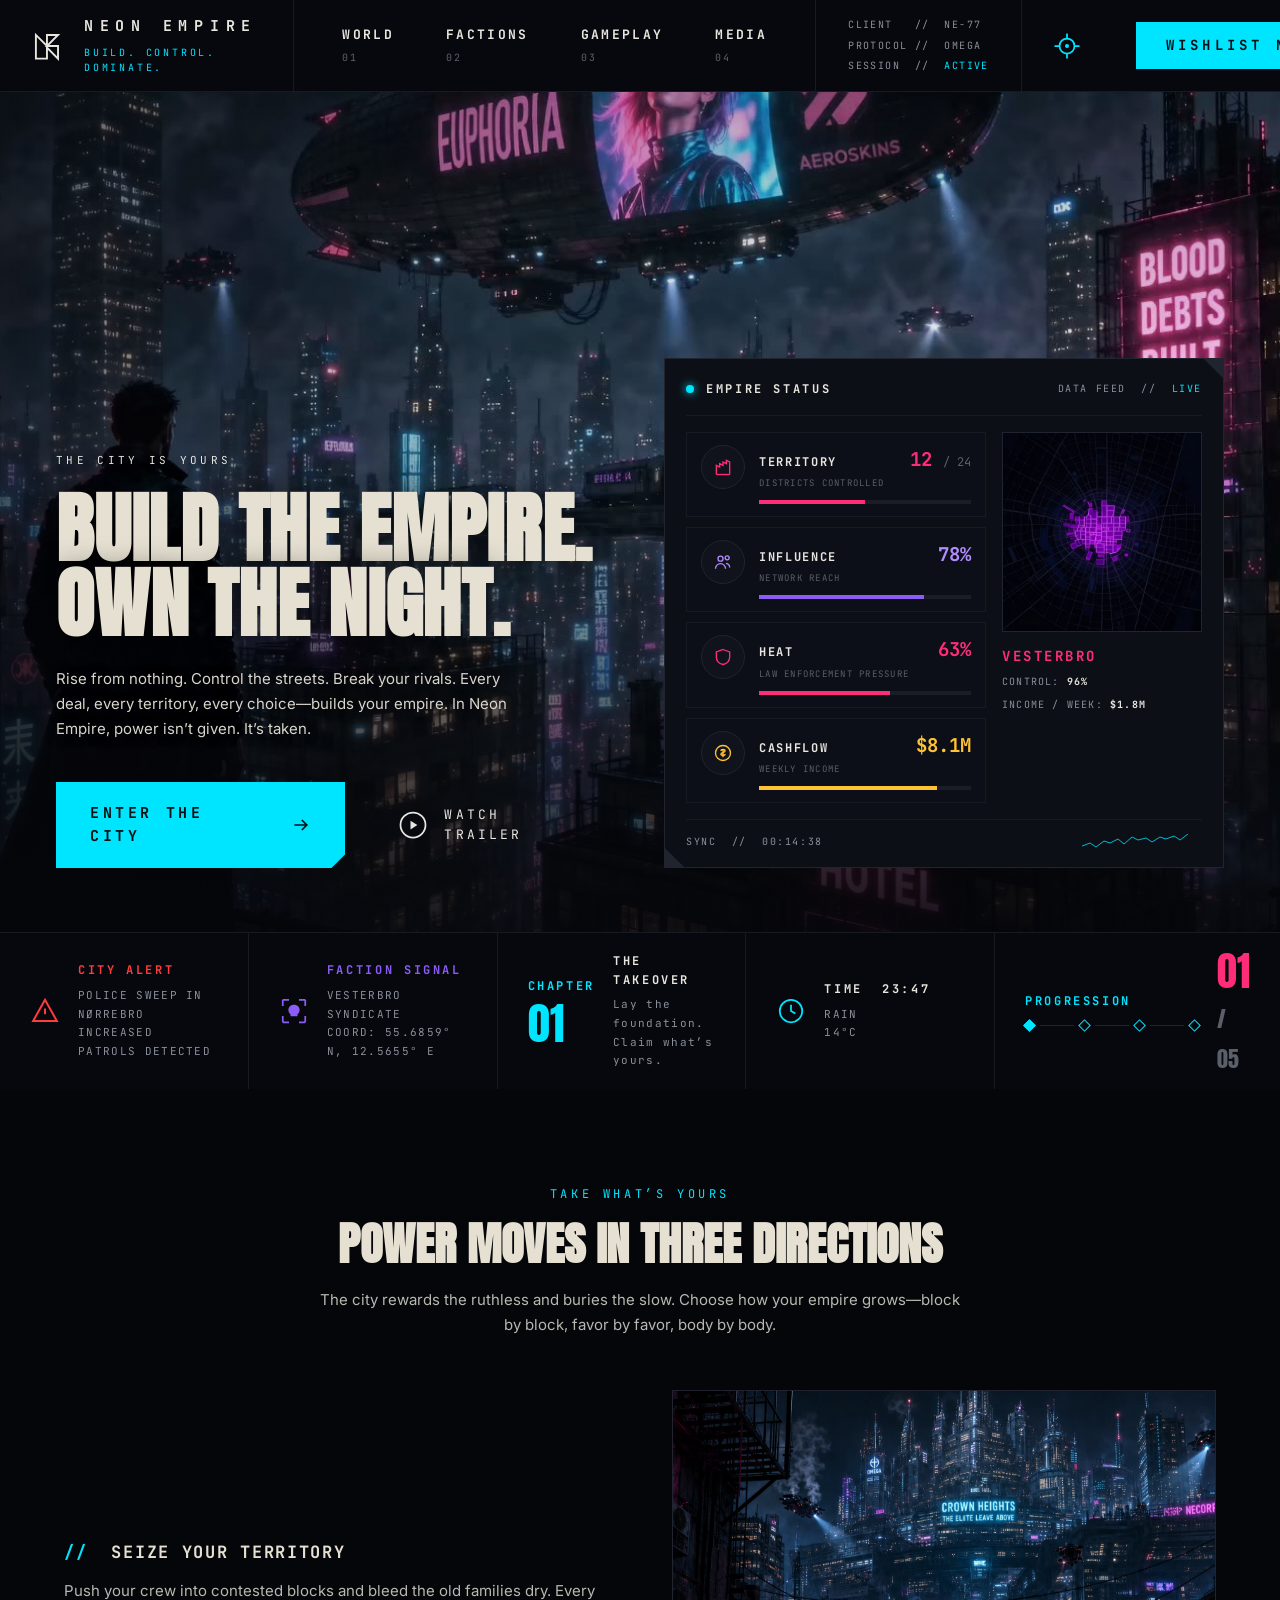
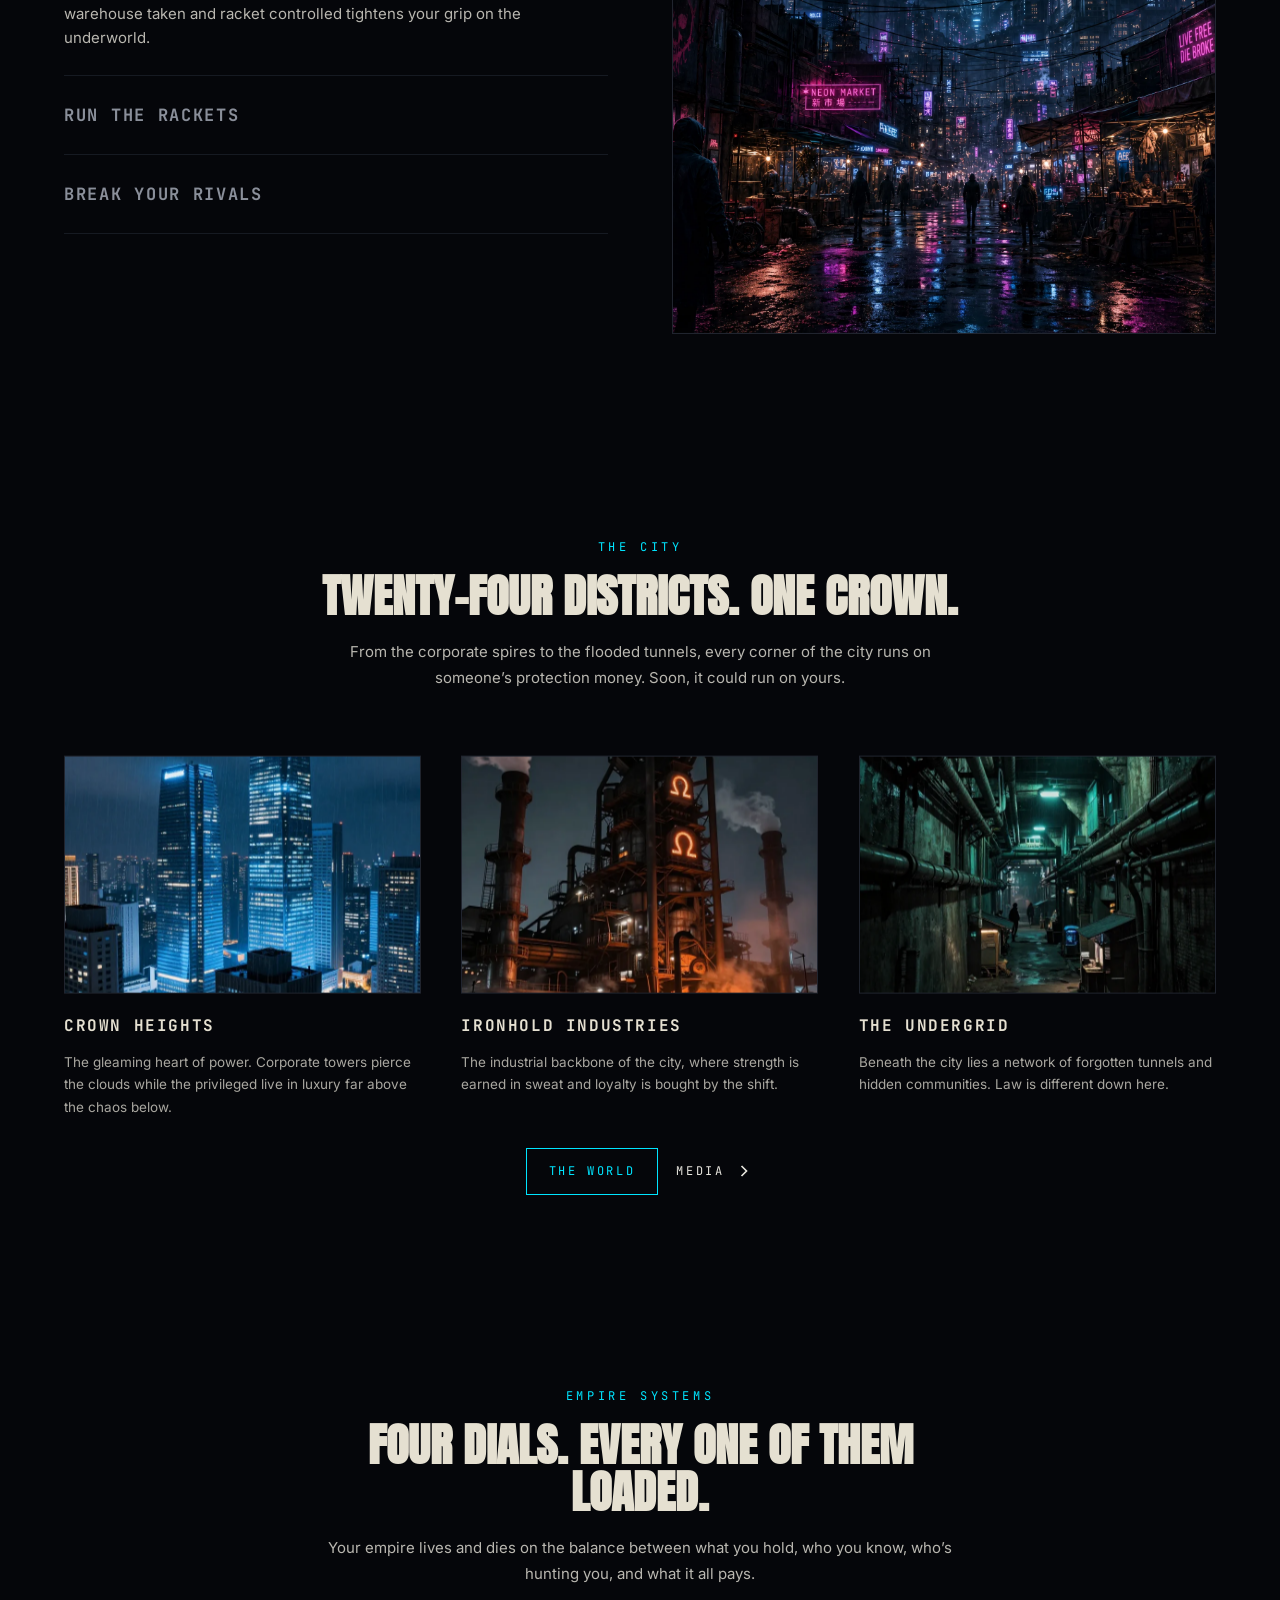
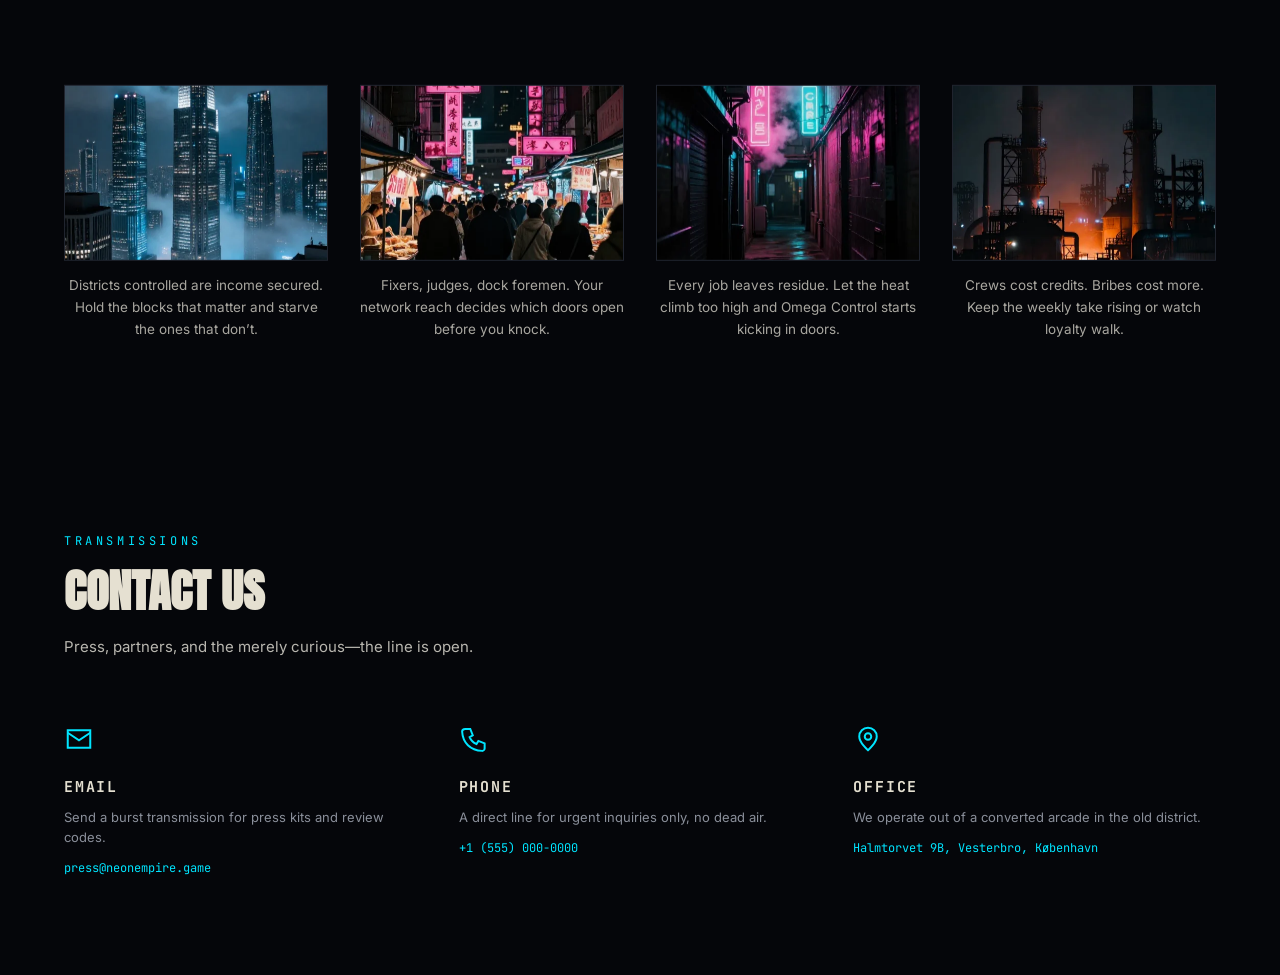
<file: index.html>
<!DOCTYPE html>
<html lang="en">
<head>
  <meta charset="UTF-8" />
  <meta name="viewport" content="width=device-width, initial-scale=1.0" />
  <title>Neon Empire — Build. Control. Dominate.</title>
  <link rel="preconnect" href="https://fonts.googleapis.com" />
  <link rel="preconnect" href="https://fonts.gstatic.com" crossorigin />
  <link href="https://fonts.googleapis.com/css2?family=Anton&family=Inter:wght@400;600&family=JetBrains+Mono:wght@400;700&display=swap" rel="stylesheet" />
  <link rel="stylesheet" href="css/base.css?v=2" />
  <link rel="stylesheet" href="css/home.css?v=10" />
  <link rel="stylesheet" href="css/components.css?v=2" />
  <link rel="stylesheet" href="css/widgets.css?v=2" />
  <script>if(!matchMedia("(prefers-reduced-motion: reduce)").matches)document.documentElement.classList.add("anim");</script>
</head>
<body>

  <header class="site-nav">
    <a class="nav-brand" href="index.html">
      <svg class="nav-logo" viewBox="0 0 48 48" fill="none" stroke="currentColor" stroke-width="2.4" aria-hidden="true">
        <path d="M10 40 V10 L24 24 V10 H38 L24 24 H38 V40 L24 26 V40 Z" stroke-linejoin="miter" />
      </svg>
      <span>
        <span class="brand-name">NEON&nbsp;EMPIRE</span>
        <span class="brand-tag" style="display:block">BUILD. CONTROL. DOMINATE.</span>
      </span>
    </a>
    <nav class="nav-links">
      <a href="world.html"><span class="nav-label">WORLD</span><span class="nav-num">01</span></a>
      <a href="factions.html"><span class="nav-label">FACTIONS</span><span class="nav-num">02</span></a>
      <a href="city.html"><span class="nav-label">GAMEPLAY</span><span class="nav-num">03</span></a>
      <a href="areas.html"><span class="nav-label">MEDIA</span><span class="nav-num">04</span></a>
    </nav>
    <div class="nav-session">
      <span>CLIENT&nbsp;&nbsp;&nbsp;//&nbsp;&nbsp;NE-77</span>
      <span>PROTOCOL&nbsp;//&nbsp;&nbsp;OMEGA</span>
      <span>SESSION&nbsp;&nbsp;//&nbsp;&nbsp;<span class="accent">ACTIVE</span></span>
    </div>
    <div class="nav-reticle">
      <svg class="icon-lg" viewBox="0 0 24 24" fill="none" stroke="currentColor" stroke-width="1.4" aria-hidden="true">
        <circle cx="12" cy="12" r="6" /><circle cx="12" cy="12" r="1.6" fill="currentColor" stroke="none" />
        <path d="M12 2v4M12 18v4M2 12h4M18 12h4" />
      </svg>
    </div>
    <a class="nav-cta" href="#">WISHLIST NOW
      <svg class="icon" viewBox="0 0 24 24" fill="none" stroke="currentColor" stroke-width="2"><path d="M4 12h15M13 6l6 6-6 6" /></svg>
    </a>
  </header>

  <main class="hero">
    <video class="hero-bg" src="assets/hero-city.mp4" poster="assets/hero-city-poster.jpg" autoplay muted loop playsinline aria-label="A lone figure overlooks the neon-lit megacity of Neon Empire at night"></video>
    <div class="hero-inner">
      <div class="hero-copy">
        <span class="eyebrow" style="color:var(--text)">THE CITY IS YOURS</span>
        <h1 class="display hero-title">Build the empire.<br />Own the night.</h1>
        <p class="hero-lede">
          Rise from nothing. Control the streets. Break your rivals.
          Every deal, every territory, every choice—builds your empire.
          In Neon Empire, power isn&rsquo;t given. It&rsquo;s taken.
        </p>
        <div class="hero-actions">
          <a class="btn-primary" href="city.html">ENTER THE CITY
            <svg class="icon" viewBox="0 0 24 24" fill="none" stroke="currentColor" stroke-width="2"><path d="M4 12h15M13 6l6 6-6 6" /></svg>
          </a>
          <a class="btn-ghost" href="#">
            <svg class="icon-lg" viewBox="0 0 24 24" fill="none" stroke="currentColor" stroke-width="1.4"><circle cx="12" cy="12" r="10" /><path d="M10 8.5v7l5.5-3.5z" fill="currentColor" stroke="none" /></svg>
            WATCH TRAILER
          </a>
        </div>
      </div>

      <aside class="empire-panel" aria-label="Empire status">
        <div class="panel-head">
          <span class="panel-title"><span class="dot"></span>EMPIRE STATUS</span>
          <span class="feed">DATA FEED&nbsp;&nbsp;//&nbsp;&nbsp;<span class="live">LIVE</span></span>
        </div>
        <div class="panel-grid">
          <div class="stat-list">
            <div class="stat-row">
              <span class="stat-icon v-pink">
                <svg class="icon" viewBox="0 0 24 24" fill="none" stroke="currentColor" stroke-width="1.6"><path d="M4 21V10l4 2V8l4 2V6l4 2V4l4 2v15" /><path d="M4 21h16" /></svg>
              </span>
              <span class="stat-body">
                <span class="stat-top"><span class="stat-name">TERRITORY</span><span class="stat-value v-pink"><span class="count" data-to="12">12</span> <span class="of">/ 24</span></span></span>
                <span class="stat-sub">DISTRICTS CONTROLLED</span>
                <span class="stat-meter"><i class="m-pink" style="--fill:50%"></i></span>
              </span>
            </div>
            <div class="stat-row">
              <span class="stat-icon v-purple">
                <svg class="icon" viewBox="0 0 24 24" fill="none" stroke="currentColor" stroke-width="1.6"><circle cx="9" cy="8" r="3" /><path d="M3 20c0-3.3 2.7-6 6-6s6 2.7 6 6" /><circle cx="17" cy="7" r="2.4" /><path d="M15.5 13.6c2.7.4 4.5 2.2 4.5 5" /></svg>
              </span>
              <span class="stat-body">
                <span class="stat-top"><span class="stat-name">INFLUENCE</span><span class="stat-value v-purple"><span class="count" data-to="78">78</span>%</span></span>
                <span class="stat-sub">NETWORK REACH</span>
                <span class="stat-meter"><i class="m-purple" style="--fill:78%"></i></span>
              </span>
            </div>
            <div class="stat-row">
              <span class="stat-icon v-pink">
                <svg class="icon" viewBox="0 0 24 24" fill="none" stroke="currentColor" stroke-width="1.6"><path d="M12 3l8 3v6c0 5-3.5 8-8 9-4.5-1-8-4-8-9V6z" /></svg>
              </span>
              <span class="stat-body">
                <span class="stat-top"><span class="stat-name">HEAT</span><span class="stat-value v-pink"><span class="count" data-to="62">62</span>%</span></span>
                <span class="stat-sub">LAW ENFORCEMENT PRESSURE</span>
                <span class="stat-meter"><i class="m-pink" style="--fill:62%"></i></span>
              </span>
            </div>
            <div class="stat-row">
              <span class="stat-icon v-yellow">
                <svg class="icon" viewBox="0 0 24 24" fill="none" stroke="currentColor" stroke-width="1.6"><circle cx="12" cy="12" r="9" /><path d="M12 7v10M9.5 9.5c0-1 1.1-1.7 2.5-1.7s2.5.7 2.5 1.7-1 1.5-2.5 1.9-2.5.9-2.5 1.9 1.1 1.7 2.5 1.7 2.5-.7 2.5-1.7" /></svg>
              </span>
              <span class="stat-body">
                <span class="stat-top"><span class="stat-name">CASHFLOW</span><span class="stat-value v-yellow">$<span class="count" data-to="8.7" data-dec="1">8.7</span>M</span></span>
                <span class="stat-sub">WEEKLY INCOME</span>
                <span class="stat-meter"><i class="m-yellow" style="--fill:84%"></i></span>
              </span>
            </div>
          </div>
          <div class="map-block">
            <div class="map-frame">
              <img class="map-img map-base" src="assets/map-mini.webp" alt="" aria-hidden="true" />
              <img class="map-img map-pink" src="assets/map-mini.webp" alt="Territory map highlighting Vesterbro districts" />
            </div>
            <div class="map-meta">
              <div class="map-name">VESTERBRO</div>
              <div class="map-line">CONTROL: <b>96%</b></div>
              <div class="map-line">INCOME / WEEK: <b>$1.8M</b></div>
            </div>
          </div>
        </div>
        <div class="panel-foot">
          <span>SYNC&nbsp;&nbsp;//&nbsp;&nbsp;<span id="sync-clock">00:14:37</span></span>
          <svg class="sparkline" width="120" height="16" viewBox="0 0 120 16" fill="none" stroke="currentColor" stroke-width="1">
            <path d="M0 12l8-3 6 4 8-6 6 2 8-4 6 5 8-7 6 3 8-2 6 4 8-5 6 2 8-3 6 4 8-6" />
          </svg>
        </div>
      </aside>
    </div>
  </main>

  <footer class="status-bar">
    <div class="status-cell">
      <svg class="icon-lg cell-alert" viewBox="0 0 24 24" fill="none" stroke="currentColor" stroke-width="1.6"><path d="M12 3L2.5 20h19z" /><path d="M12 10v4.5M12 17.5v.1" /></svg>
      <div>
        <div class="cell-title cell-alert">CITY ALERT</div>
        <div class="cell-line">POLICE SWEEP IN NØRREBRO<br />INCREASED PATROLS DETECTED</div>
      </div>
    </div>
    <div class="status-cell">
      <svg class="icon-lg cell-signal" viewBox="0 0 24 24" fill="none" stroke="currentColor" stroke-width="1.4"><path d="M3 3h5M3 3v5M21 3h-5M21 3v5M3 21h5M3 21v-5M21 21h-5M21 21v-5" /><path d="M12 7c-2.6 0-4.5 1.8-4.5 4.2 0 1.6.8 2.6 1.7 3.3v1.7h5.6v-1.7c.9-.7 1.7-1.7 1.7-3.3C16.5 8.8 14.6 7 12 7z" fill="currentColor" stroke="none" /></svg>
      <div>
        <div class="cell-title cell-signal">FACTION SIGNAL</div>
        <div class="cell-line">VESTERBRO SYNDICATE<br />COORD: 55.6859° N, 12.5655° E</div>
      </div>
    </div>
    <div class="status-cell">
      <div>
        <div class="cell-title" style="color:var(--cyan)">CHAPTER</div>
        <div class="chapter-num">01</div>
      </div>
      <div>
        <div class="cell-title">THE TAKEOVER</div>
        <div class="cell-line">Lay the foundation.<br />Claim what&rsquo;s yours.</div>
      </div>
    </div>
    <div class="status-cell">
      <svg class="icon-lg" style="color:var(--cyan)" viewBox="0 0 24 24" fill="none" stroke="currentColor" stroke-width="1.4"><circle cx="12" cy="12" r="9" /><path d="M12 7v5l3.5 2" /></svg>
      <div>
        <div class="cell-title">TIME&nbsp;&nbsp;<span style="color:var(--text)">23:47</span></div>
        <div class="cell-line">RAIN<br />14°C</div>
      </div>
    </div>
    <div class="status-cell">
      <div style="flex:1">
        <div class="cell-title" style="color:var(--cyan)">PROGRESSION</div>
        <div class="progress-track">
          <span class="node filled"></span><span class="seg"></span>
          <span class="node"></span><span class="seg"></span>
          <span class="node"></span><span class="seg"></span>
          <span class="node"></span>
        </div>
      </div>
      <div class="progress-count">01 <span class="of">/ 05</span></div>
    </div>
  </footer>

  <section class="section">
    <div class="section-head">
      <p class="tagline">TAKE WHAT&rsquo;S YOURS</p>
      <h2 class="sec-title">Power moves in three directions</h2>
      <p class="sec-lede">The city rewards the ruthless and buries the slow. Choose how your empire grows&mdash;block by block, favor by favor, body by body.</p>
    </div>
    <div class="split">
      <div class="acc-list" data-accordion data-accordion-img="#home-acc-img">
        <div class="acc-item open" data-img="assets/city-street.webp">
          <h3>Seize your territory</h3>
          <div class="acc-body"><p>Push your crew into contested blocks and bleed the old families dry. Every warehouse taken and racket controlled tightens your grip on the underworld.</p></div>
        </div>
        <div class="acc-item" data-img="assets/rackets.webp">
          <h3>Run the rackets</h3>
          <div class="acc-body"><p>Protection, smuggling, data-laundering&mdash;every district hides an economy the corporations pretend not to see. Tap it, tax it, and keep the credits flowing.</p></div>
        </div>
        <div class="acc-item" data-img="assets/rivals.webp">
          <h3>Break your rivals</h3>
          <div class="acc-body"><p>Twenty-four syndicates want your throne. Turn their lieutenants, burn their safehouses, and make an example the whole city can read in neon.</p></div>
        </div>
      </div>
      <img id="home-acc-img" class="frame-img" style="aspect-ratio:1;" src="assets/city-street.webp" alt="A crowded neon market street canyon" />
    </div>
  </section>

  <section class="section">
    <div class="section-head">
      <p class="tagline">THE CITY</p>
      <h2 class="sec-title">Twenty-four districts. One crown.</h2>
      <p class="sec-lede">From the corporate spires to the flooded tunnels, every corner of the city runs on someone&rsquo;s protection money. Soon, it could run on yours.</p>
    </div>
    <div class="grid-3">
      <article class="feature-card">
        <img class="card-img" src="assets/a-crown.webp" alt="Crown Heights corporate towers in the rain" />
        <h3>Crown Heights</h3>
        <p>The gleaming heart of power. Corporate towers pierce the clouds while the privileged live in luxury far above the chaos below.</p>
      </article>
      <article class="feature-card">
        <img class="card-img" src="assets/a-ironhold.webp" alt="Ironhold Industries foundries and smoke stacks" />
        <h3>Ironhold Industries</h3>
        <p>The industrial backbone of the city, where strength is earned in sweat and loyalty is bought by the shift.</p>
      </article>
      <article class="feature-card">
        <img class="card-img" src="assets/a-undergrid.webp" alt="The Undergrid tunnels beneath the city" />
        <h3>The Undergrid</h3>
        <p>Beneath the city lies a network of forgotten tunnels and hidden communities. Law is different down here.</p>
      </article>
    </div>
    <div class="btn-row" style="justify-content:center;">
      <a class="btn-outline" href="world.html">THE WORLD</a>
      <a class="btn-link" href="areas.html">MEDIA
        <svg class="icon" viewBox="0 0 24 24" fill="none" stroke="currentColor" stroke-width="2"><path d="M9 6l6 6-6 6" /></svg>
      </a>
    </div>
  </section>

  <section class="section">
    <div class="section-head">
      <p class="tagline">EMPIRE SYSTEMS</p>
      <h2 class="sec-title">Four dials. Every one of them loaded.</h2>
      <p class="sec-lede">Your empire lives and dies on the balance between what you hold, who you know, who&rsquo;s hunting you, and what it all pays.</p>
    </div>
    <div class="grid-4">
      <article class="feature-card" style="text-align:center;">
        <img class="card-img" src="assets/d-crown.webp" alt="Territory — city districts" />
        <div class="card-kicker">01 // TERRITORY</div>
        <p>Districts controlled are income secured. Hold the blocks that matter and starve the ones that don&rsquo;t.</p>
      </article>
      <article class="feature-card" style="text-align:center;">
        <img class="card-img" src="assets/d-market.webp" alt="Influence — the network" />
        <div class="card-kicker">02 // INFLUENCE</div>
        <p>Fixers, judges, dock foremen. Your network reach decides which doors open before you knock.</p>
      </article>
      <article class="feature-card" style="text-align:center;">
        <img class="card-img" src="assets/d-underways.webp" alt="Heat — law enforcement pressure" />
        <div class="card-kicker">03 // HEAT</div>
        <p>Every job leaves residue. Let the heat climb too high and Omega Control starts kicking in doors.</p>
      </article>
      <article class="feature-card" style="text-align:center;">
        <img class="card-img" src="assets/d-industrial.webp" alt="Cashflow — weekly income" />
        <div class="card-kicker">04 // CASHFLOW</div>
        <p>Crews cost credits. Bribes cost more. Keep the weekly take rising or watch loyalty walk.</p>
      </article>
    </div>
  </section>

  <section class="section">
    <div class="section-head left" style="max-width:560px;">
      <p class="tagline">TRANSMISSIONS</p>
      <h2 class="sec-title">Contact us</h2>
      <p class="sec-lede">Press, partners, and the merely curious&mdash;the line is open.</p>
    </div>
    <div class="grid-3 contact-info" style="grid-template-columns:repeat(3,1fr);">
      <div>
        <svg class="icon-lg" viewBox="0 0 24 24" fill="none" stroke="currentColor" stroke-width="1.6"><rect x="3" y="5" width="18" height="14" /><path d="M3 7l9 6 9-6" /></svg>
        <h3>EMAIL</h3>
        <p>Send a burst transmission for press kits and review codes.</p>
        <a href="mailto:press@neonempire.game">press@neonempire.game</a>
      </div>
      <div>
        <svg class="icon-lg" viewBox="0 0 24 24" fill="none" stroke="currentColor" stroke-width="1.6"><path d="M5 4h4l2 5-2.5 1.5c1 2.5 3 4.5 5.5 5.5L15.5 13.5l5 2v4c0 1-1 2-2 2C9 21 3 15 2.5 6c0-1 1-2 2.5-2z" /></svg>
        <h3>PHONE</h3>
        <p>A direct line for urgent inquiries only, no dead air.</p>
        <a href="tel:+15550000000">+1 (555) 000-0000</a>
      </div>
      <div>
        <svg class="icon-lg" viewBox="0 0 24 24" fill="none" stroke="currentColor" stroke-width="1.6"><path d="M12 21s-7-6-7-11a7 7 0 0 1 14 0c0 5-7 11-7 11z" /><circle cx="12" cy="10" r="2.6" /></svg>
        <h3>OFFICE</h3>
        <p>We operate out of a converted arcade in the old district.</p>
        <a href="#">Halmtorvet 9B, Vesterbro, K&oslash;benhavn</a>
      </div>
    </div>
  </section>

  <script src="js/main.js?v=8"></script>
</body>
</html>
</file>
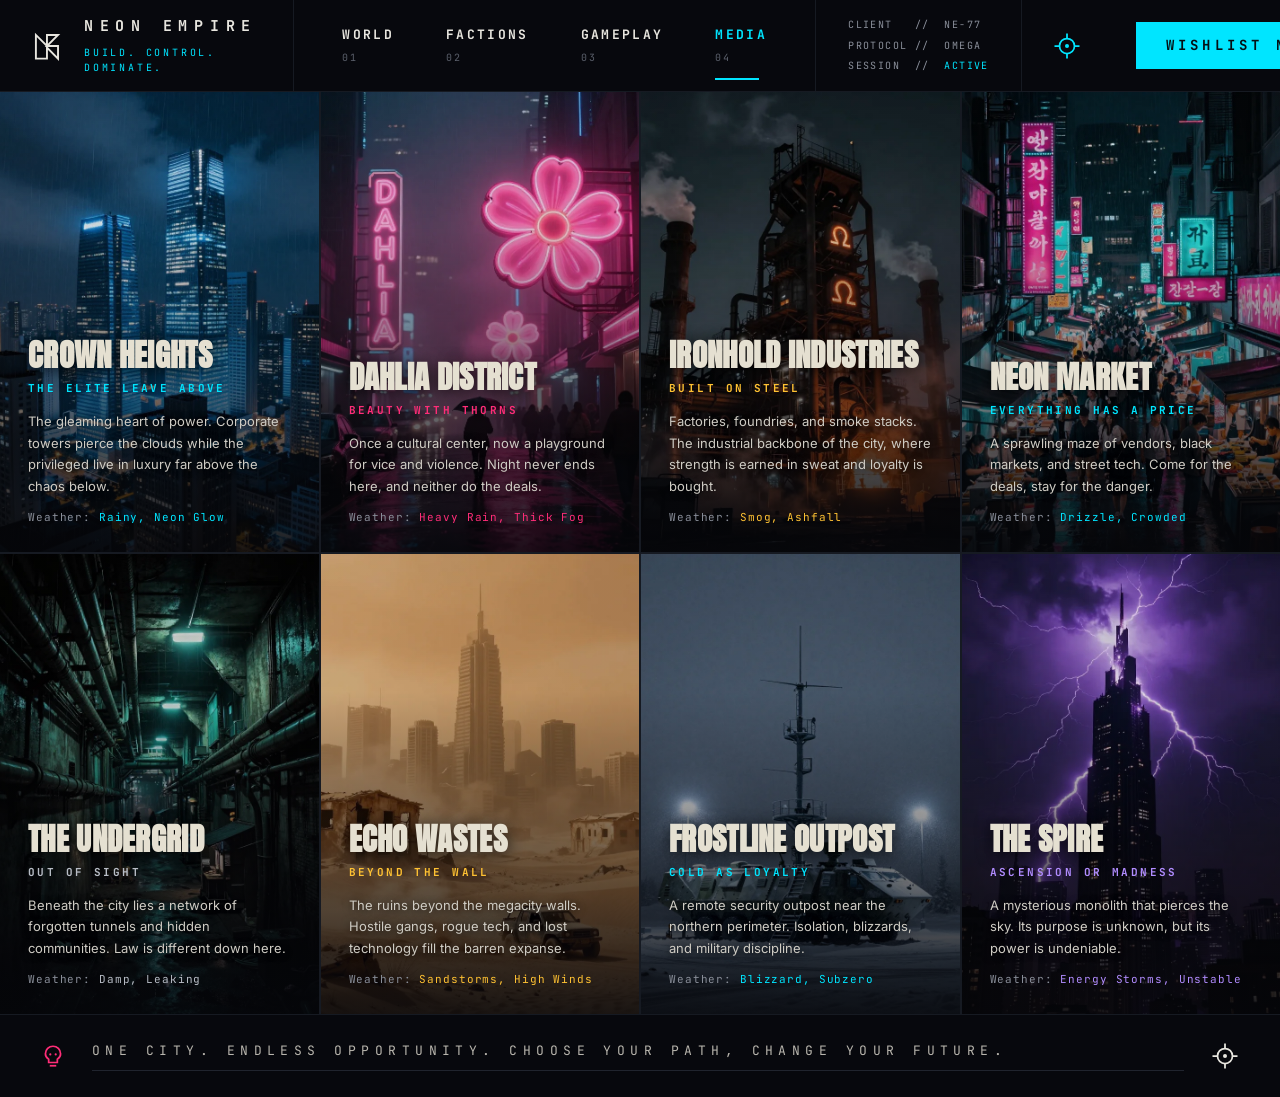
<file: areas.html>
<!DOCTYPE html>
<html lang="en">
<head>
  <meta charset="UTF-8" />
  <meta name="viewport" content="width=device-width, initial-scale=1.0" />
  <title>City Areas — One City. Endless Opportunity. | Neon Empire</title>
  <link rel="preconnect" href="https://fonts.googleapis.com" />
  <link rel="preconnect" href="https://fonts.gstatic.com" crossorigin />
  <link href="https://fonts.googleapis.com/css2?family=Anton&family=Inter:wght@400;600&family=JetBrains+Mono:wght@400;700&display=swap" rel="stylesheet" />
  <link rel="stylesheet" href="css/base.css?v=2" />
  <link rel="stylesheet" href="css/areas.css?v=2" />
</head>
<body>

  <header class="site-nav">
    <a class="nav-brand" href="index.html">
      <svg class="nav-logo" viewBox="0 0 48 48" fill="none" stroke="currentColor" stroke-width="2.4" aria-hidden="true">
        <path d="M10 40 V10 L24 24 V10 H38 L24 24 H38 V40 L24 26 V40 Z" stroke-linejoin="miter" />
      </svg>
      <span>
        <span class="brand-name">NEON&nbsp;EMPIRE</span>
        <span class="brand-tag" style="display:block">BUILD. CONTROL. DOMINATE.</span>
      </span>
    </a>
    <nav class="nav-links">
      <a href="world.html"><span class="nav-label">WORLD</span><span class="nav-num">01</span></a>
      <a href="factions.html"><span class="nav-label">FACTIONS</span><span class="nav-num">02</span></a>
      <a href="city.html"><span class="nav-label">GAMEPLAY</span><span class="nav-num">03</span></a>
      <a href="areas.html" class="active"><span class="nav-label">MEDIA</span><span class="nav-num">04</span></a>
    </nav>
    <div class="nav-session">
      <span>CLIENT&nbsp;&nbsp;&nbsp;//&nbsp;&nbsp;NE-77</span>
      <span>PROTOCOL&nbsp;//&nbsp;&nbsp;OMEGA</span>
      <span>SESSION&nbsp;&nbsp;//&nbsp;&nbsp;<span class="accent">ACTIVE</span></span>
    </div>
    <div class="nav-reticle">
      <svg class="icon-lg" viewBox="0 0 24 24" fill="none" stroke="currentColor" stroke-width="1.4" aria-hidden="true">
        <circle cx="12" cy="12" r="6" /><circle cx="12" cy="12" r="1.6" fill="currentColor" stroke="none" />
        <path d="M12 2v4M12 18v4M2 12h4M18 12h4" />
      </svg>
    </div>
    <a class="nav-cta" href="#">WISHLIST NOW
      <svg class="icon" viewBox="0 0 24 24" fill="none" stroke="currentColor" stroke-width="2"><path d="M4 12h15M13 6l6 6-6 6" /></svg>
    </a>
  </header>

  <main class="areas-grid">
    <article class="area-card">
      <img src="assets/a-crown.webp" alt="Crown Heights — rainy corporate skyline glowing blue" />
      <div class="area-body">
        <h2 class="display area-name">Crown Heights</h2>
        <div class="area-tag t-cyan">THE ELITE LEAVE ABOVE</div>
        <p class="area-desc">The gleaming heart of power. Corporate towers pierce the clouds while the privileged live in luxury far above the chaos below.</p>
        <div class="area-weather">Weather: <b class="t-cyan">Rainy, Neon Glow</b></div>
      </div>
    </article>

    <article class="area-card">
      <img src="assets/a-dahlia.webp" alt="Dahlia District — pink neon rain-soaked street with a lone umbrella" />
      <div class="area-body">
        <h2 class="display area-name">Dahlia District</h2>
        <div class="area-tag t-pink">BEAUTY WITH THORNS</div>
        <p class="area-desc">Once a cultural center, now a playground for vice and violence. Night never ends here, and neither do the deals.</p>
        <div class="area-weather">Weather: <b class="t-pink">Heavy Rain, Thick Fog</b></div>
      </div>
    </article>

    <article class="area-card">
      <img src="assets/a-ironhold.webp" alt="Ironhold Industries — smoke stacks and orange furnace glow" />
      <div class="area-body">
        <h2 class="display area-name">Ironhold Industries</h2>
        <div class="area-tag t-yellow">BUILT ON STEEL</div>
        <p class="area-desc">Factories, foundries, and smoke stacks. The industrial backbone of the city, where strength is earned in sweat and loyalty is bought.</p>
        <div class="area-weather">Weather: <b class="t-yellow">Smog, Ashfall</b></div>
      </div>
    </article>

    <article class="area-card">
      <img src="assets/a-market.webp" alt="Neon Market — crowded market street in drizzle" />
      <div class="area-body">
        <h2 class="display area-name">Neon Market</h2>
        <div class="area-tag t-cyan">EVERYTHING HAS A PRICE</div>
        <p class="area-desc">A sprawling maze of vendors, black markets, and street tech. Come for the deals, stay for the danger.</p>
        <div class="area-weather">Weather: <b class="t-cyan">Drizzle, Crowded</b></div>
      </div>
    </article>

    <article class="area-card">
      <img src="assets/a-undergrid.webp" alt="The Undergrid — dark tunnels beneath the city lit in green" />
      <div class="area-body">
        <h2 class="display area-name">The Undergrid</h2>
        <div class="area-tag t-grey">OUT OF SIGHT</div>
        <p class="area-desc">Beneath the city lies a network of forgotten tunnels and hidden communities. Law is different down here.</p>
        <div class="area-weather">Weather: <b class="t-grey">Damp, Leaking</b></div>
      </div>
    </article>

    <article class="area-card">
      <img src="assets/a-echo.webp" alt="Echo Wastes — orange sandstorm over ruins beyond the wall" />
      <div class="area-body">
        <h2 class="display area-name">Echo Wastes</h2>
        <div class="area-tag t-yellow">BEYOND THE WALL</div>
        <p class="area-desc">The ruins beyond the megacity walls. Hostile gangs, rogue tech, and lost technology fill the barren expanse.</p>
        <div class="area-weather">Weather: <b class="t-yellow">Sandstorms, High Winds</b></div>
      </div>
    </article>

    <article class="area-card">
      <img src="assets/a-frostline.webp" alt="Frostline Outpost — snowbound military outpost in a blizzard" />
      <div class="area-body">
        <h2 class="display area-name">Frostline Outpost</h2>
        <div class="area-tag t-cyan">COLD AS LOYALTY</div>
        <p class="area-desc">A remote security outpost near the northern perimeter. Isolation, blizzards, and military discipline.</p>
        <div class="area-weather">Weather: <b class="t-cyan">Blizzard, Subzero</b></div>
      </div>
    </article>

    <article class="area-card">
      <img src="assets/a-spire.webp" alt="The Spire — a black monolith wreathed in purple lightning" />
      <div class="area-body">
        <h2 class="display area-name">The Spire</h2>
        <div class="area-tag t-purple">ASCENSION OR MADNESS</div>
        <p class="area-desc">A mysterious monolith that pierces the sky. Its purpose is unknown, but its power is undeniable.</p>
        <div class="area-weather">Weather: <b class="t-purple">Energy Storms, Unstable</b></div>
      </div>
    </article>
  </main>

  <footer class="areas-ticker">
    <svg class="skull" viewBox="0 0 24 24" fill="none" stroke="currentColor" stroke-width="1.6" aria-hidden="true">
      <path d="M12 3a7 7 0 0 0-7 7c0 2.4 1.2 4 3 5v3h8v-3c1.8-1 3-2.6 3-5a7 7 0 0 0-7-7z" />
      <circle cx="9.5" cy="10.5" r="1" fill="currentColor" stroke="none" /><circle cx="14.5" cy="10.5" r="1" fill="currentColor" stroke="none" />
      <path d="M9 21h6" />
    </svg>
    <div class="ticker-text">ONE CITY. ENDLESS OPPORTUNITY. CHOOSE YOUR PATH, CHANGE YOUR FUTURE.</div>
    <svg class="reticle icon-lg" viewBox="0 0 24 24" fill="none" stroke="currentColor" stroke-width="1.4" aria-hidden="true">
      <circle cx="12" cy="12" r="6" /><circle cx="12" cy="12" r="1.6" fill="currentColor" stroke="none" />
      <path d="M12 2v4M12 18v4M2 12h4M18 12h4" />
    </svg>
  </footer>

  <script src="js/main.js?v=2"></script>
</body>
</html>
</file>
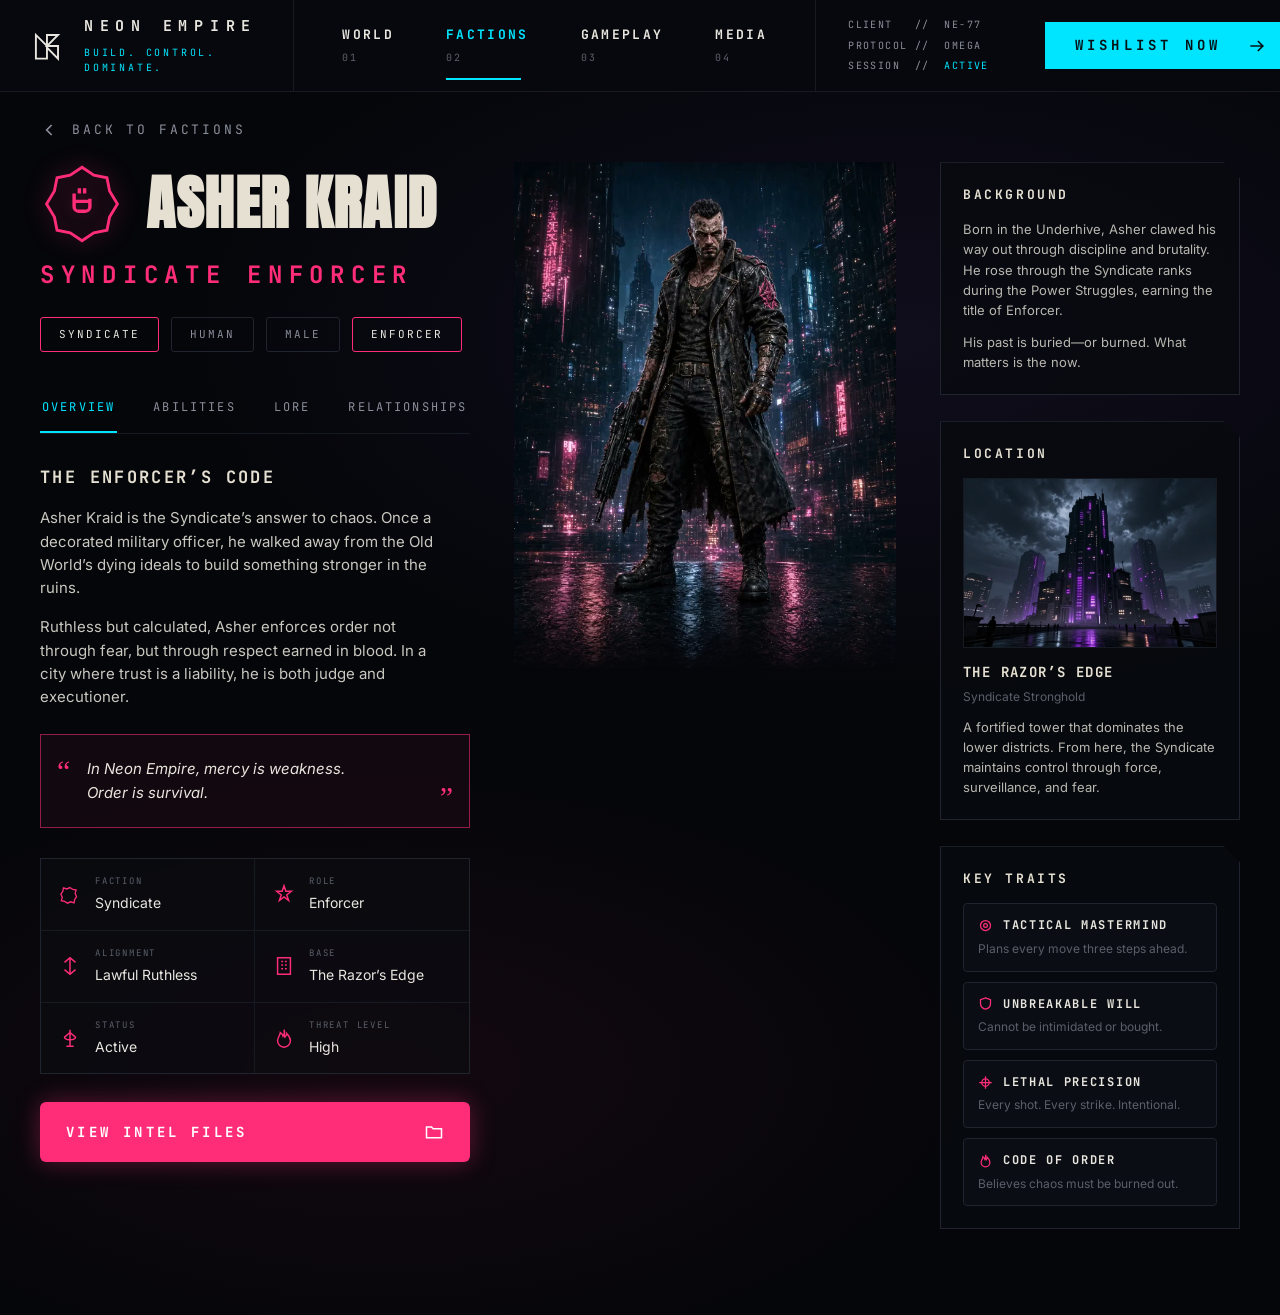
<file: character.html>
<!DOCTYPE html>
<html lang="en">
<head>
  <meta charset="UTF-8" />
  <meta name="viewport" content="width=device-width, initial-scale=1.0" />
  <title>Asher Kraid — Syndicate Enforcer | Neon Empire</title>
  <link rel="preconnect" href="https://fonts.googleapis.com" />
  <link rel="preconnect" href="https://fonts.gstatic.com" crossorigin />
  <link href="https://fonts.googleapis.com/css2?family=Anton&family=Inter:wght@400;600&family=JetBrains+Mono:wght@400;700&display=swap" rel="stylesheet" />
  <link rel="stylesheet" href="css/base.css?v=2" />
  <link rel="stylesheet" href="css/character.css?v=6" />
</head>
<body>

  <header class="site-nav">
    <a class="nav-brand" href="index.html">
      <svg class="nav-logo" viewBox="0 0 48 48" fill="none" stroke="currentColor" stroke-width="2.4" aria-hidden="true">
        <path d="M10 40 V10 L24 24 V10 H38 L24 24 H38 V40 L24 26 V40 Z" stroke-linejoin="miter" />
      </svg>
      <span>
        <span class="brand-name">NEON&nbsp;EMPIRE</span>
        <span class="brand-tag" style="display:block">BUILD. CONTROL. DOMINATE.</span>
      </span>
    </a>
    <nav class="nav-links">
      <a href="world.html"><span class="nav-label">WORLD</span><span class="nav-num">01</span></a>
      <a href="factions.html" class="active"><span class="nav-label">FACTIONS</span><span class="nav-num">02</span></a>
      <a href="city.html"><span class="nav-label">GAMEPLAY</span><span class="nav-num">03</span></a>
      <a href="areas.html"><span class="nav-label">MEDIA</span><span class="nav-num">04</span></a>
    </nav>
    <div class="nav-session">
      <span>CLIENT&nbsp;&nbsp;&nbsp;//&nbsp;&nbsp;NE-77</span>
      <span>PROTOCOL&nbsp;//&nbsp;&nbsp;OMEGA</span>
      <span>SESSION&nbsp;&nbsp;//&nbsp;&nbsp;<span class="accent">ACTIVE</span></span>
    </div>
    <a class="nav-cta" href="#">WISHLIST NOW
      <svg class="icon" viewBox="0 0 24 24" fill="none" stroke="currentColor" stroke-width="2"><path d="M4 12h15M13 6l6 6-6 6" /></svg>
    </a>
  </header>

  <main class="char-page">
    <a class="back-link" href="factions.html">
      <svg class="icon" viewBox="0 0 24 24" fill="none" stroke="currentColor" stroke-width="2"><path d="M14 6l-6 6 6 6" /></svg>
      BACK TO FACTIONS
    </a>

    <div class="char-layout">
      <section class="char-left">
        <div class="char-ident">
          <svg class="char-emblem" viewBox="0 0 64 64" fill="none" stroke="currentColor" stroke-width="2.2" aria-hidden="true">
            <path d="M32 4l9 6 10 2 2 10 6 10-6 10-2 10-10 2-9 6-9-6-10-2-2-10-6-10 6-10 2-10 10-2z" />
            <path d="M26 24v10c0 2 1.5 3.5 3.5 3.5h5c2 0 3.5-1.5 3.5-3.5v-6M26 30h12M30 24v-4M34 24v-4" stroke-width="2.6" />
          </svg>
          <h1 class="display char-name">Asher Kraid</h1>
        </div>
        <div class="char-role">SYNDICATE ENFORCER</div>

        <div class="char-tags">
          <span class="char-tag">SYNDICATE</span>
          <span class="char-tag alt">HUMAN</span>
          <span class="char-tag alt">MALE</span>
          <span class="char-tag">ENFORCER</span>
        </div>

        <nav class="char-tabs">
          <a href="#" class="active">OVERVIEW</a>
          <a href="#">ABILITIES</a>
          <a href="#">LORE</a>
          <a href="#">RELATIONSHIPS</a>
        </nav>

        <div class="char-body">
          <h2 class="char-section-title">THE ENFORCER&rsquo;S CODE</h2>
          <p>Asher Kraid is the Syndicate&rsquo;s answer to chaos. Once a decorated military officer, he walked away from the Old World&rsquo;s dying ideals to build something stronger in the ruins.</p>
          <p>Ruthless but calculated, Asher enforces order not through fear, but through respect earned in blood. In a city where trust is a liability, he is both judge and executioner.</p>
        </div>

        <blockquote class="char-quote">
          <span class="q-mark q-open">&ldquo;</span>
          In Neon Empire, mercy is weakness.<br />Order is survival.
          <span class="q-mark q-close">&rdquo;</span>
        </blockquote>

        <div class="attr-grid">
          <div class="attr-cell">
            <svg class="icon" viewBox="0 0 24 24" fill="none" stroke="currentColor" stroke-width="1.6"><path d="M12 3l3.5 2.3 4 .8-1.2 4L20 14l-2.3 3.5-.8 4-4-1.2L9 22l-3.5-2.3-4-.8 1.2-4L1 11l2.3-3.5.8-4 4 1.2z" transform="scale(.9) translate(1.3 1.3)" /></svg>
            <div><div class="attr-label">FACTION</div><div class="attr-value">Syndicate</div></div>
          </div>
          <div class="attr-cell">
            <svg class="icon" viewBox="0 0 24 24" fill="none" stroke="currentColor" stroke-width="1.6"><path d="M12 2l2 6h6l-5 4 2 6-5-4-5 4 2-6-5-4h6z" /></svg>
            <div><div class="attr-label">ROLE</div><div class="attr-value">Enforcer</div></div>
          </div>
          <div class="attr-cell">
            <svg class="icon" viewBox="0 0 24 24" fill="none" stroke="currentColor" stroke-width="1.6"><path d="M12 3v18M6 8l6-5 6 5M6 16l6 5 6-5" /></svg>
            <div><div class="attr-label">ALIGNMENT</div><div class="attr-value">Lawful Ruthless</div></div>
          </div>
          <div class="attr-cell">
            <svg class="icon" viewBox="0 0 24 24" fill="none" stroke="currentColor" stroke-width="1.6"><rect x="5" y="3" width="14" height="18" /><path d="M9 7h2M13 7h2M9 11h2M13 11h2M9 15h2M13 15h2" /></svg>
            <div><div class="attr-label">BASE</div><div class="attr-value">The Razor&rsquo;s Edge</div></div>
          </div>
          <div class="attr-cell">
            <svg class="icon" viewBox="0 0 24 24" fill="none" stroke="currentColor" stroke-width="1.6"><path d="M12 3v18M12 6l-6 5c0 2 2.5 3 6 3s6-1 6-3l-6-5" /><path d="M8 21h8" /></svg>
            <div><div class="attr-label">STATUS</div><div class="attr-value">Active</div></div>
          </div>
          <div class="attr-cell">
            <svg class="icon" viewBox="0 0 24 24" fill="none" stroke="currentColor" stroke-width="1.6"><path d="M12 3c2 4-1 5 1 8 1-1.5 2-2 2-4 3 3 4 6 4 8a7 7 0 0 1-14 0c0-4 3-6 3-9 1.5 1 2.5 2 3 4 1.5-2.5 2-4.5 1-7z" /></svg>
            <div><div class="attr-label">THREAT LEVEL</div><div class="attr-value">High</div></div>
          </div>
        </div>

        <button class="intel-btn" type="button">VIEW INTEL FILES
          <svg class="icon" viewBox="0 0 24 24" fill="none" stroke="currentColor" stroke-width="1.8"><path d="M3 6h6l2 2h10v11H3z" /></svg>
        </button>
      </section>

      <section class="char-stage">
        <video class="char-art" src="assets/char-asher.mp4" poster="assets/char-asher-poster.jpg" autoplay muted loop playsinline aria-label="Asher Kraid, Syndicate Enforcer, standing in a rain-soaked neon city street holding a rifle"></video>
      </section>

      <aside class="char-right">
        <div class="side-panel">
          <h3 class="side-title">BACKGROUND</h3>
          <p>Born in the Underhive, Asher clawed his way out through discipline and brutality. He rose through the Syndicate ranks during the Power Struggles, earning the title of Enforcer.</p>
          <p>His past is buried&mdash;or burned. What matters is the now.</p>
        </div>

        <div class="side-panel">
          <h3 class="side-title">LOCATION</h3>
          <img class="side-img" src="assets/loc-razors-edge.webp" alt="The Razor's Edge — a fortified Syndicate stronghold tower at night" />
          <div class="side-sub">THE RAZOR&rsquo;S EDGE</div>
          <div class="side-sub-note">Syndicate Stronghold</div>
          <p>A fortified tower that dominates the lower districts. From here, the Syndicate maintains control through force, surveillance, and fear.</p>
        </div>

        <div class="side-panel">
          <h3 class="side-title">KEY TRAITS</h3>
          <div class="trait-list">
            <div class="trait">
              <div class="trait-name">
                <svg class="icon" viewBox="0 0 24 24" fill="none" stroke="currentColor" stroke-width="2"><circle cx="12" cy="12" r="8" /><circle cx="12" cy="12" r="3" /></svg>
                TACTICAL MASTERMIND
              </div>
              <div class="trait-desc">Plans every move three steps ahead.</div>
            </div>
            <div class="trait">
              <div class="trait-name">
                <svg class="icon" viewBox="0 0 24 24" fill="none" stroke="currentColor" stroke-width="2"><path d="M12 3l8 3v6c0 5-3.5 8-8 9-4.5-1-8-4-8-9V6z" /></svg>
                UNBREAKABLE WILL
              </div>
              <div class="trait-desc">Cannot be intimidated or bought.</div>
            </div>
            <div class="trait">
              <div class="trait-name">
                <svg class="icon" viewBox="0 0 24 24" fill="none" stroke="currentColor" stroke-width="2"><path d="M12 2v20M2 12h20" /><circle cx="12" cy="12" r="6" /></svg>
                LETHAL PRECISION
              </div>
              <div class="trait-desc">Every shot. Every strike. Intentional.</div>
            </div>
            <div class="trait">
              <div class="trait-name">
                <svg class="icon" viewBox="0 0 24 24" fill="none" stroke="currentColor" stroke-width="2"><path d="M12 3c2 4-1 5 1 8 1-1.5 2-2 2-4 3 3 4 6 4 8a7 7 0 0 1-14 0c0-4 3-6 3-9 1.5 1 2.5 2 3 4 1.5-2.5 2-4.5 1-7z" /></svg>
                CODE OF ORDER
              </div>
              <div class="trait-desc">Believes chaos must be burned out.</div>
            </div>
          </div>
        </div>
      </aside>
    </div>
  </main>

  <script src="js/main.js?v=2"></script>
</body>
</html>
</file>
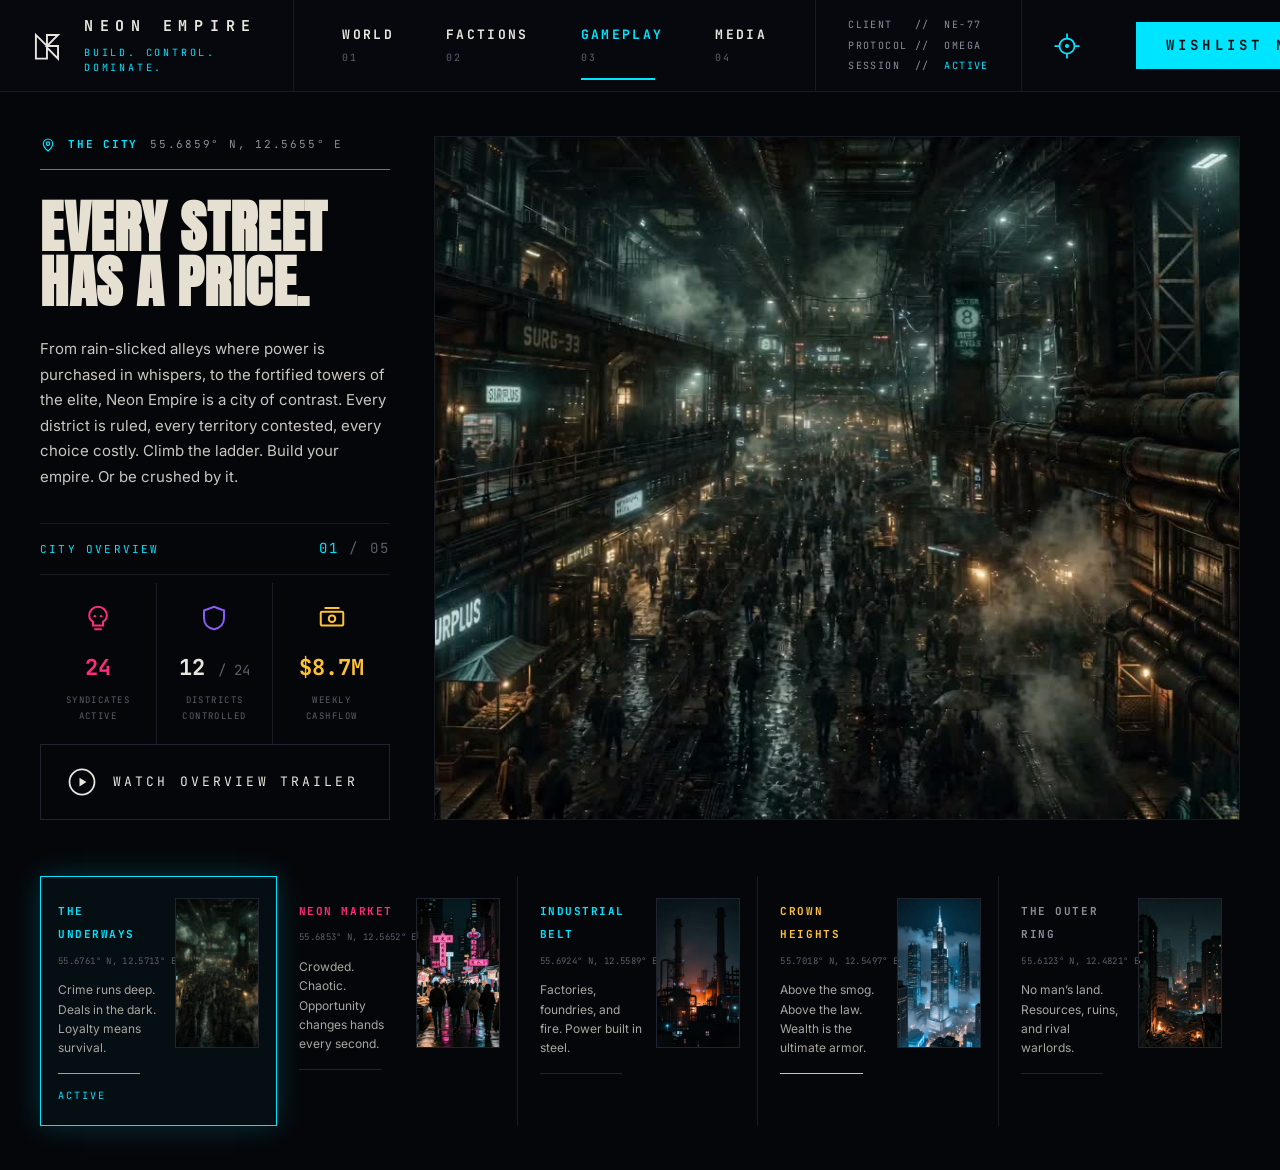
<file: city.html>
<!DOCTYPE html>
<html lang="en">
<head>
  <meta charset="UTF-8" />
  <meta name="viewport" content="width=device-width, initial-scale=1.0" />
  <title>The City — Every Street Has a Price | Neon Empire</title>
  <link rel="preconnect" href="https://fonts.googleapis.com" />
  <link rel="preconnect" href="https://fonts.gstatic.com" crossorigin />
  <link href="https://fonts.googleapis.com/css2?family=Anton&family=Inter:wght@400;600&family=JetBrains+Mono:wght@400;700&display=swap" rel="stylesheet" />
  <link rel="stylesheet" href="css/base.css?v=2" />
  <link rel="stylesheet" href="css/city.css?v=6" />
</head>
<body>

  <header class="site-nav">
    <a class="nav-brand" href="index.html">
      <svg class="nav-logo" viewBox="0 0 48 48" fill="none" stroke="currentColor" stroke-width="2.4" aria-hidden="true">
        <path d="M10 40 V10 L24 24 V10 H38 L24 24 H38 V40 L24 26 V40 Z" stroke-linejoin="miter" />
      </svg>
      <span>
        <span class="brand-name">NEON&nbsp;EMPIRE</span>
        <span class="brand-tag" style="display:block">BUILD. CONTROL. DOMINATE.</span>
      </span>
    </a>
    <nav class="nav-links">
      <a href="world.html"><span class="nav-label">WORLD</span><span class="nav-num">01</span></a>
      <a href="factions.html"><span class="nav-label">FACTIONS</span><span class="nav-num">02</span></a>
      <a href="city.html" class="active"><span class="nav-label">GAMEPLAY</span><span class="nav-num">03</span></a>
      <a href="areas.html"><span class="nav-label">MEDIA</span><span class="nav-num">04</span></a>
    </nav>
    <div class="nav-session">
      <span>CLIENT&nbsp;&nbsp;&nbsp;//&nbsp;&nbsp;NE-77</span>
      <span>PROTOCOL&nbsp;//&nbsp;&nbsp;OMEGA</span>
      <span>SESSION&nbsp;&nbsp;//&nbsp;&nbsp;<span class="accent">ACTIVE</span></span>
    </div>
    <div class="nav-reticle">
      <svg class="icon-lg" viewBox="0 0 24 24" fill="none" stroke="currentColor" stroke-width="1.4" aria-hidden="true">
        <circle cx="12" cy="12" r="6" /><circle cx="12" cy="12" r="1.6" fill="currentColor" stroke="none" />
        <path d="M12 2v4M12 18v4M2 12h4M18 12h4" />
      </svg>
    </div>
    <a class="nav-cta" href="#">WISHLIST NOW
      <svg class="icon" viewBox="0 0 24 24" fill="none" stroke="currentColor" stroke-width="2"><path d="M4 12h15M13 6l6 6-6 6" /></svg>
    </a>
  </header>

  <main>
    <div class="city-main">
      <section class="city-side">
        <div class="city-loc">
          <svg class="icon" viewBox="0 0 24 24" fill="none" stroke="currentColor" stroke-width="1.8"><path d="M12 21s-7-6-7-11a7 7 0 0 1 14 0c0 5-7 11-7 11z" /><circle cx="12" cy="10" r="2.6" /></svg>
          <span class="loc-name">THE CITY</span>
          <span>55.6859° N, 12.5655° E</span>
        </div>

        <h1 class="display city-title">Every street<br />has a price.</h1>

        <p class="city-lede">
          From rain-slicked alleys where power is purchased in whispers, to the fortified
          towers of the elite, Neon Empire is a city of contrast. Every district is ruled,
          every territory contested, every choice costly. Climb the ladder. Build your empire.
          Or be crushed by it.
        </p>

        <div class="city-counter">
          <span>CITY OVERVIEW</span>
          <span class="count">01 <span class="total">/ 05</span></span>
        </div>

        <div class="city-stats">
          <div class="city-stat">
            <svg class="icon-lg" style="color:var(--pink)" viewBox="0 0 24 24" fill="none" stroke="currentColor" stroke-width="1.6"><path d="M12 3a7 7 0 0 0-7 7c0 2.4 1.2 4 3 5v3h8v-3c1.8-1 3-2.6 3-5a7 7 0 0 0-7-7z" /><circle cx="9.5" cy="10.5" r="1" fill="currentColor" stroke="none" /><circle cx="14.5" cy="10.5" r="1" fill="currentColor" stroke="none" /><path d="M9 21h6" /></svg>
            <div class="num" style="color:var(--pink)">24</div>
            <div class="lbl">SYNDICATES<br />ACTIVE</div>
          </div>
          <div class="city-stat">
            <svg class="icon-lg" style="color:var(--purple)" viewBox="0 0 24 24" fill="none" stroke="currentColor" stroke-width="1.6"><path d="M12 3l8 3v6c0 5-3.5 8-8 9-4.5-1-8-4-8-9V6z" /></svg>
            <div class="num" style="color:var(--text)">12 <span class="total">/ 24</span></div>
            <div class="lbl">DISTRICTS<br />CONTROLLED</div>
          </div>
          <div class="city-stat">
            <svg class="icon-lg" style="color:var(--yellow)" viewBox="0 0 24 24" fill="none" stroke="currentColor" stroke-width="1.6"><rect x="3" y="7" width="18" height="11" rx="1" /><circle cx="12" cy="12.5" r="2.6" /><path d="M6 4h12" /></svg>
            <div class="num" style="color:var(--yellow)">$8.7M</div>
            <div class="lbl">WEEKLY<br />CASHFLOW</div>
          </div>
        </div>

        <a class="btn-ghost city-trailer" href="#">
          <svg class="icon-lg" viewBox="0 0 24 24" fill="none" stroke="currentColor" stroke-width="1.4"><circle cx="12" cy="12" r="10" /><path d="M10 8.5v7l5.5-3.5z" fill="currentColor" stroke="none" /></svg>
          WATCH OVERVIEW TRAILER
        </a>
      </section>

      <section class="city-scene">
        <video src="assets/gameplay-scene.mp4" poster="assets/gameplay-scene-poster.jpg" autoplay muted loop playsinline aria-label="A crowded lower-level market street packed with people beneath the industrial decks of the city"></video>
      </section>
    </div>

    <section class="district-rail" aria-label="City districts">
      <article class="district-card active">
        <div><span class="dc-name dc-cyan">THE UNDERWAYS</span>
          <div class="dc-coord">55.6761° N, 12.5713° E</div>
          <p class="dc-desc">Crime runs deep. Deals in the dark. Loyalty means survival.</p>
          <div class="dc-rule r-cyan"></div>
          <div class="dc-status">ACTIVE</div>
        </div>
        <img class="dc-thumb" src="assets/underways.webp" alt="The Underways — a crowded lower-level street packed with people beneath the deep-level decks" />
      </article>
      <article class="district-card">
        <div><span class="dc-name dc-pink">NEON MARKET</span>
          <div class="dc-coord">55.6853° N, 12.5652° E</div>
          <p class="dc-desc">Crowded. Chaotic. Opportunity changes hands every second.</p>
          <div class="dc-rule"></div>
        </div>
        <img class="dc-thumb" src="assets/d-market.webp" alt="Neon Market — a crowded neon-drenched market street" />
      </article>
      <article class="district-card">
        <div><span class="dc-name dc-cyan">INDUSTRIAL BELT</span>
          <div class="dc-coord">55.6924° N, 12.5589° E</div>
          <p class="dc-desc">Factories, foundries, and fire. Power built in steel.</p>
          <div class="dc-rule"></div>
        </div>
        <img class="dc-thumb" src="assets/d-industrial.webp" alt="Industrial Belt — factories and smoke stacks at night" />
      </article>
      <article class="district-card">
        <div><span class="dc-name dc-yellow">CROWN HEIGHTS</span>
          <div class="dc-coord">55.7018° N, 12.5497° E</div>
          <p class="dc-desc">Above the smog. Above the law. Wealth is the ultimate armor.</p>
          <div class="dc-rule r-yellow"></div>
        </div>
        <img class="dc-thumb" src="assets/d-crown.webp" alt="Crown Heights — gleaming corporate towers above the smog" />
      </article>
      <article class="district-card">
        <div><span class="dc-name dc-grey">THE OUTER RING</span>
          <div class="dc-coord">55.6123° N, 12.4821° E</div>
          <p class="dc-desc">No man&rsquo;s land. Resources, ruins, and rival warlords.</p>
          <div class="dc-rule"></div>
        </div>
        <img class="dc-thumb" src="assets/d-outer.webp" alt="The Outer Ring — ruined wasteland outskirts of the city" />
      </article>
    </section>
  </main>

  <script src="js/main.js?v=4"></script>
</body>
</html>
</file>
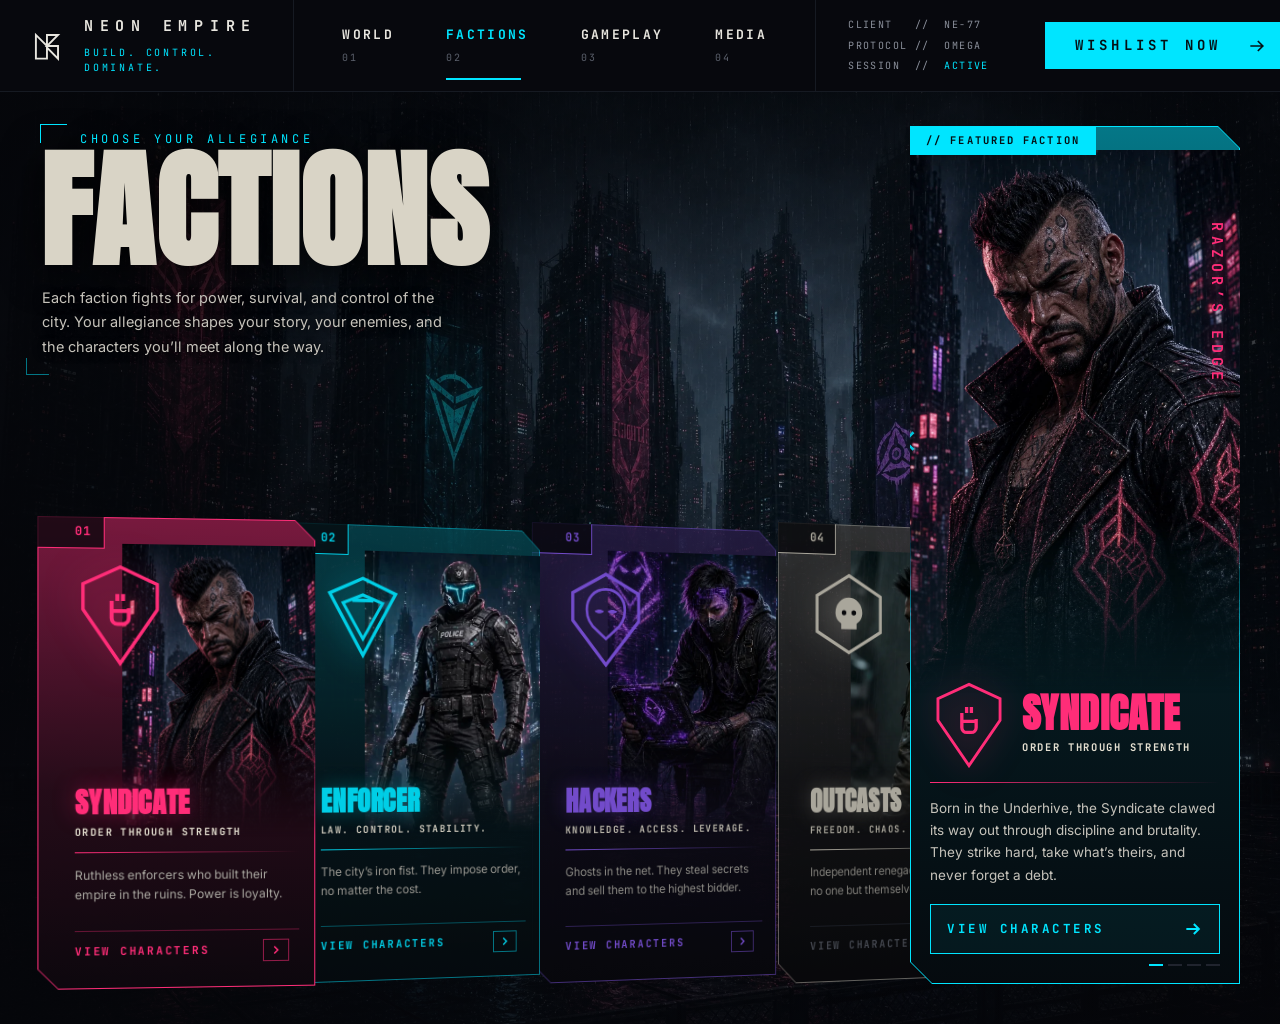
<file: factions.html>
<!DOCTYPE html>
<html lang="en">
<head>
  <meta charset="UTF-8" />
  <meta name="viewport" content="width=device-width, initial-scale=1.0" />
  <title>Factions — Choose Your Allegiance | Neon Empire</title>
  <link rel="preconnect" href="https://fonts.googleapis.com" />
  <link rel="preconnect" href="https://fonts.gstatic.com" crossorigin />
  <link href="https://fonts.googleapis.com/css2?family=Anton&family=Inter:wght@400;600&family=JetBrains+Mono:wght@400;700&display=swap" rel="stylesheet" />
  <link rel="stylesheet" href="css/base.css?v=3" />
  <link rel="stylesheet" href="css/factions.css?v=4" />
</head>
<body>

  <header class="site-nav">
    <a class="nav-brand" href="index.html">
      <svg class="nav-logo" viewBox="0 0 48 48" fill="none" stroke="currentColor" stroke-width="2.4" aria-hidden="true">
        <path d="M10 40 V10 L24 24 V10 H38 L24 24 H38 V40 L24 26 V40 Z" stroke-linejoin="miter" />
      </svg>
      <span>
        <span class="brand-name">NEON&nbsp;EMPIRE</span>
        <span class="brand-tag" style="display:block">BUILD. CONTROL. DOMINATE.</span>
      </span>
    </a>
    <nav class="nav-links">
      <a href="world.html"><span class="nav-label">WORLD</span><span class="nav-num">01</span></a>
      <a href="factions.html" class="active"><span class="nav-label">FACTIONS</span><span class="nav-num">02</span></a>
      <a href="city.html"><span class="nav-label">GAMEPLAY</span><span class="nav-num">03</span></a>
      <a href="areas.html"><span class="nav-label">MEDIA</span><span class="nav-num">04</span></a>
    </nav>
    <div class="nav-session">
      <span>CLIENT&nbsp;&nbsp;&nbsp;//&nbsp;&nbsp;NE-77</span>
      <span>PROTOCOL&nbsp;//&nbsp;&nbsp;OMEGA</span>
      <span>SESSION&nbsp;&nbsp;//&nbsp;&nbsp;<span class="accent">ACTIVE</span></span>
    </div>
    <a class="nav-cta" href="#">WISHLIST NOW
      <svg class="icon" viewBox="0 0 24 24" fill="none" stroke="currentColor" stroke-width="2"><path d="M4 12h15M13 6l6 6-6 6" /></svg>
    </a>
  </header>

  <main class="fo-page">
    <img class="fo-bg" src="assets/fo-bg.webp" alt="" aria-hidden="true" />

    <div class="fo-stage">
      <div class="fo-left">
        <div class="fo-head">
          <div class="fo-kicker">CHOOSE YOUR ALLEGIANCE</div>
          <h1 class="display fo-title">Factions</h1>
          <p class="fo-lede">
            Each faction fights for power, survival, and control of the city.
            Your allegiance shapes your story, your enemies, and
            the characters you&rsquo;ll meet along the way.
          </p>
        </div>

        <section class="fo-cards" aria-label="Factions">

          <!-- 01 — Syndicate -->
          <article class="fo-card is-active" style="--accent: var(--pink)">
            <span class="fo-num">01</span>
            <img class="fo-art" src="assets/fo-featured.webp" alt="" aria-hidden="true" />
            <svg class="fo-emblem" viewBox="0 0 64 72" fill="none" stroke="currentColor" stroke-width="2.4" aria-hidden="true">
              <path d="M32 2L58 14v18L32 70 6 32V14z" />
              <path d="M26 26v12c0 2.4 1.8 4.2 4.2 4.2h3.6c2.4 0 4.2-1.8 4.2-4.2v-7M26 33h12M30 26v-5M34 26v-5" stroke-width="2.8" />
            </svg>
            <div class="fo-card-body">
              <h2 class="display fo-name">Syndicate</h2>
              <div class="fo-tag">ORDER THROUGH STRENGTH</div>
              <div class="fo-rule"></div>
              <p class="fo-desc">Ruthless enforcers who built their empire in the ruins. Power is loyalty.</p>
              <div class="fo-cta">
                VIEW CHARACTERS
                <span class="chev"><svg class="icon" style="width:14px;height:14px" viewBox="0 0 24 24" fill="none" stroke="currentColor" stroke-width="2.6"><path d="M9 6l6 6-6 6" /></svg></span>
              </div>
            </div>
            <a class="fo-hit" href="character.html" aria-label="View Syndicate characters"></a>
          </article>

          <!-- 02 — Enforcer -->
          <article class="fo-card" style="--accent: var(--cyan)">
            <span class="fo-num">02</span>
            <img class="fo-art" src="assets/fc-police.webp" alt="" aria-hidden="true" />
            <svg class="fo-emblem" viewBox="0 0 64 72" fill="none" stroke="currentColor" stroke-width="2.4" aria-hidden="true">
              <path d="M32 6L57 17 32 62 7 17z" />
              <path d="M32 18L47 24 32 50 17 24z" stroke-width="2.2" />
              <path d="M24 22h16" stroke-width="2.6" />
            </svg>
            <div class="fo-card-body">
              <h2 class="display fo-name">Enforcer</h2>
              <div class="fo-tag">LAW. CONTROL. STABILITY.</div>
              <div class="fo-rule"></div>
              <p class="fo-desc">The city&rsquo;s iron fist. They impose order, no matter the cost.</p>
              <div class="fo-cta">
                VIEW CHARACTERS
                <span class="chev"><svg class="icon" style="width:14px;height:14px" viewBox="0 0 24 24" fill="none" stroke="currentColor" stroke-width="2.6"><path d="M9 6l6 6-6 6" /></svg></span>
              </div>
            </div>
            <a class="fo-hit" href="operative.html" aria-label="View Enforcer characters"></a>
          </article>

          <!-- 03 — Hackers (links to the Phantom Protocol dossier) -->
          <article class="fo-card" style="--accent: var(--purple)">
            <span class="fo-num">03</span>
            <img class="fo-art" src="assets/fc-hackers.webp" alt="" aria-hidden="true" />
            <svg class="fo-emblem" viewBox="0 0 64 72" fill="none" stroke="currentColor" stroke-width="2.4" aria-hidden="true">
              <path d="M32 3L58 17v20L32 69 6 37V17z" />
              <path d="M32 14c-9 0-15 6.5-15 15 0 7 4 12 8 15l7 6 7-6c4-3 8-8 8-15 0-8.5-6-15-15-15z" stroke-width="2" />
              <path d="M23 30c2.6-1.6 5.2-1.6 7.6 0-2.4 2-5 2-7.6 0zM33.4 30c2.4-1.6 5-1.6 7.6 0-2.6 2-5.2 2-7.6 0z" fill="currentColor" stroke="none" />
            </svg>
            <div class="fo-card-body">
              <h2 class="display fo-name">Hackers</h2>
              <div class="fo-tag">KNOWLEDGE. ACCESS. LEVERAGE.</div>
              <div class="fo-rule"></div>
              <p class="fo-desc">Ghosts in the net. They steal secrets and sell them to the highest bidder.</p>
              <div class="fo-cta">
                VIEW CHARACTERS
                <span class="chev"><svg class="icon" style="width:14px;height:14px" viewBox="0 0 24 24" fill="none" stroke="currentColor" stroke-width="2.6"><path d="M9 6l6 6-6 6" /></svg></span>
              </div>
            </div>
            <a class="fo-hit" href="hackers.html" aria-label="View Hacker characters"></a>
          </article>

          <!-- 04 — Outcasts (no dossier page yet) -->
          <article class="fo-card is-pending" style="--accent: var(--bone)">
            <span class="fo-num">04</span>
            <img class="fo-art" src="assets/fc-outcasts.webp" alt="" aria-hidden="true" />
            <svg class="fo-emblem" viewBox="0 0 64 72" fill="none" stroke="currentColor" stroke-width="2.4" aria-hidden="true">
              <path d="M32 4L58 19v26L32 60 6 45V19z" />
              <path d="M32 20a11 11 0 0 0-11 11c0 3.8 1.9 6.3 4.7 7.9V43h12.6v-4.1c2.8-1.6 4.7-4.1 4.7-7.9A11 11 0 0 0 32 20z" fill="currentColor" stroke="none" />
              <circle cx="28" cy="31" r="1.9" fill="#0b0c10" stroke="none" />
              <circle cx="36" cy="31" r="1.9" fill="#0b0c10" stroke="none" />
            </svg>
            <div class="fo-card-body">
              <h2 class="display fo-name">Outcasts</h2>
              <div class="fo-tag">FREEDOM. CHAOS. SURVIVAL.</div>
              <div class="fo-rule"></div>
              <p class="fo-desc">Independent renegades who answer to no one but themselves.</p>
              <div class="fo-cta">
                VIEW CHARACTERS
                <span class="chev"><svg class="icon" style="width:14px;height:14px" viewBox="0 0 24 24" fill="none" stroke="currentColor" stroke-width="2.6"><path d="M9 6l6 6-6 6" /></svg></span>
              </div>
            </div>
          </article>

        </section>
      </div>

      <!-- ---------- featured faction ---------- -->
      <aside class="fo-feat">
        <span class="fo-feat-label">// FEATURED FACTION</span>
        <img class="fo-feat-art" src="assets/fo-featured.webp" alt="A Syndicate leader in a rain-soaked leather coat, crimson emblem across the chest" />
        <span class="fo-feat-vert" aria-hidden="true">RAZOR&rsquo;S EDGE</span>

        <svg class="fo-feat-prev icon-lg" viewBox="0 0 24 24" fill="none" stroke="currentColor" stroke-width="2" aria-hidden="true">
          <path d="M14 5l-7 7 7 7" />
        </svg>

        <div class="fo-feat-body">
          <div class="fo-feat-ident">
            <svg class="fo-feat-emblem" viewBox="0 0 64 72" fill="none" stroke="currentColor" stroke-width="2.4" aria-hidden="true">
              <path d="M32 2L58 14v18L32 70 6 32V14z" />
              <path d="M26 26v12c0 2.4 1.8 4.2 4.2 4.2h3.6c2.4 0 4.2-1.8 4.2-4.2v-7M26 33h12M30 26v-5M34 26v-5" stroke-width="2.8" />
            </svg>
            <div>
              <h2 class="display fo-feat-name">Syndicate</h2>
              <div class="fo-feat-tag">ORDER THROUGH STRENGTH</div>
            </div>
          </div>

          <div class="fo-feat-rule"></div>

          <p class="fo-feat-desc">Born in the Underhive, the Syndicate clawed its way out through discipline and brutality. They strike hard, take what&rsquo;s theirs, and never forget a debt.</p>

          <a class="fo-feat-cta" href="character.html">
            VIEW CHARACTERS
            <svg class="icon" viewBox="0 0 24 24" fill="none" stroke="currentColor" stroke-width="2.4"><path d="M4 12h15M13 6l6 6-6 6" /></svg>
          </a>

          <div class="fo-feat-dots" aria-hidden="true">
            <i class="on"></i><i></i><i></i><i></i>
          </div>
        </div>
      </aside>
    </div>
  </main>

  <script src="js/main.js?v=9"></script>
</body>
</html>
</file>
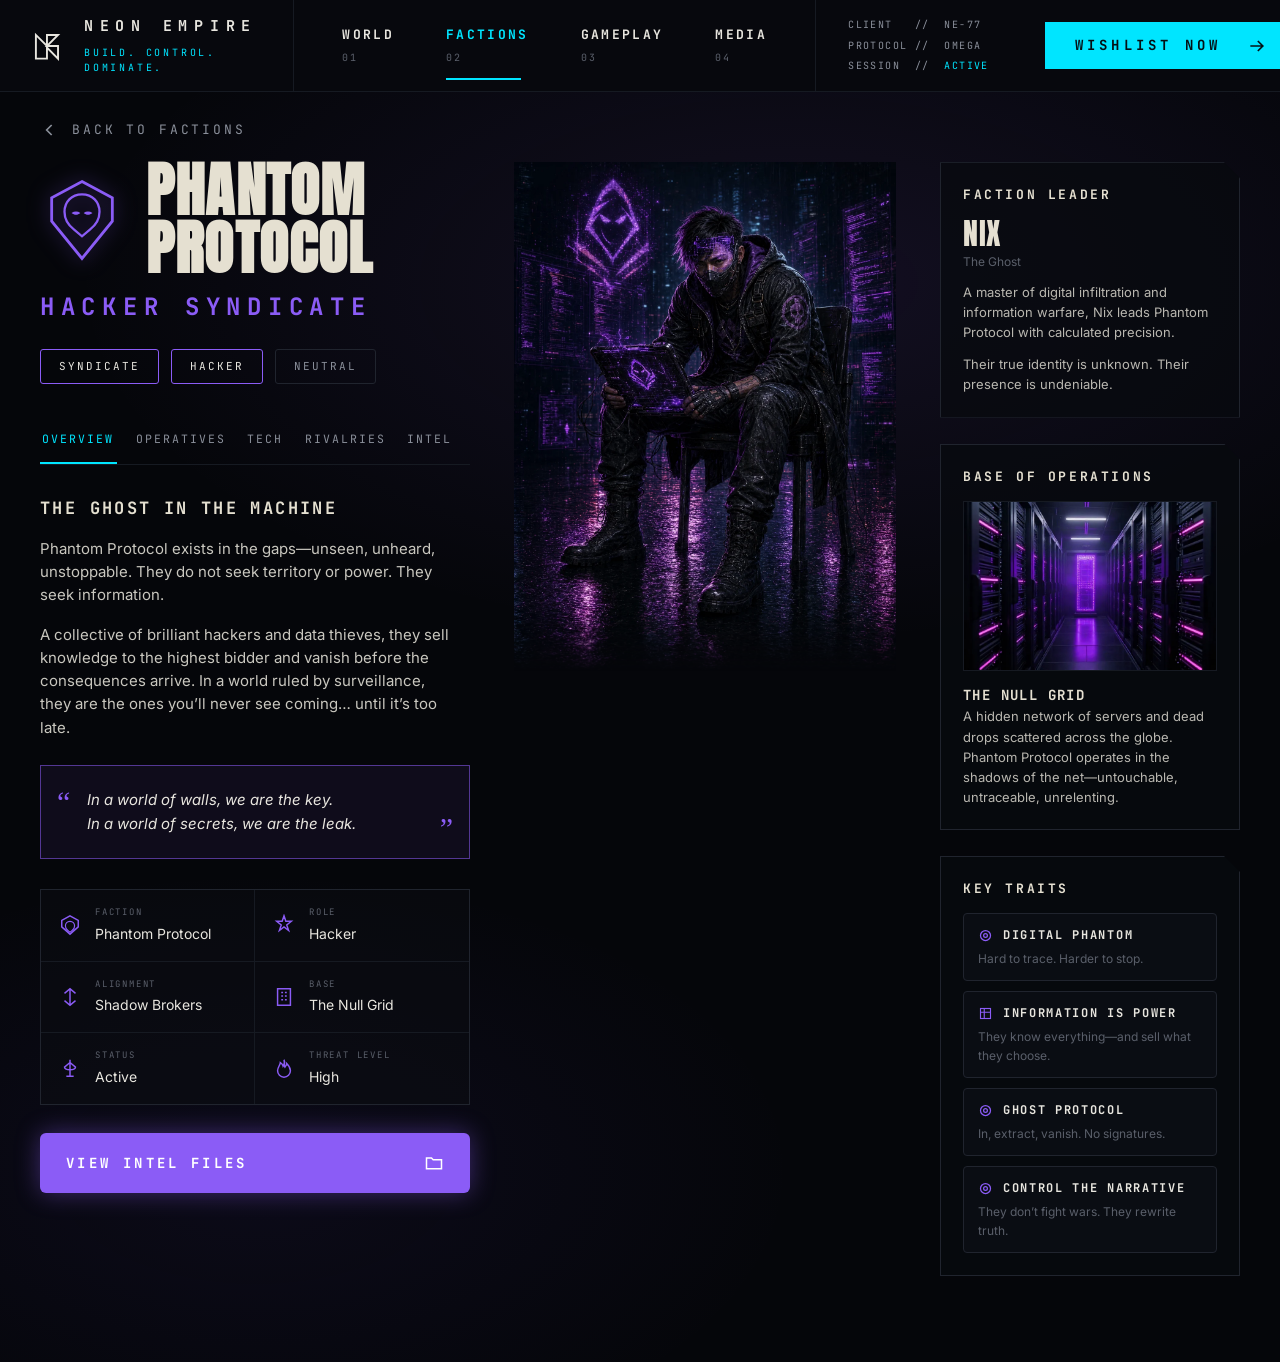
<file: hackers.html>
<!DOCTYPE html>
<html lang="en">
<head>
  <meta charset="UTF-8" />
  <meta name="viewport" content="width=device-width, initial-scale=1.0" />
  <title>Phantom Protocol — Hacker Syndicate | Neon Empire</title>
  <link rel="preconnect" href="https://fonts.googleapis.com" />
  <link rel="preconnect" href="https://fonts.gstatic.com" crossorigin />
  <link href="https://fonts.googleapis.com/css2?family=Anton&family=Inter:wght@400;600&family=JetBrains+Mono:wght@400;700&display=swap" rel="stylesheet" />
  <link rel="stylesheet" href="css/base.css?v=3" />
  <!-- shared detail-page structure; .theme-hacker recolours it violet -->
  <link rel="stylesheet" href="css/character.css?v=6" />
</head>
<body>

  <header class="site-nav">
    <a class="nav-brand" href="index.html">
      <svg class="nav-logo" viewBox="0 0 48 48" fill="none" stroke="currentColor" stroke-width="2.4" aria-hidden="true">
        <path d="M10 40 V10 L24 24 V10 H38 L24 24 H38 V40 L24 26 V40 Z" stroke-linejoin="miter" />
      </svg>
      <span>
        <span class="brand-name">NEON&nbsp;EMPIRE</span>
        <span class="brand-tag" style="display:block">BUILD. CONTROL. DOMINATE.</span>
      </span>
    </a>
    <nav class="nav-links">
      <a href="world.html"><span class="nav-label">WORLD</span><span class="nav-num">01</span></a>
      <a href="factions.html" class="active"><span class="nav-label">FACTIONS</span><span class="nav-num">02</span></a>
      <a href="city.html"><span class="nav-label">GAMEPLAY</span><span class="nav-num">03</span></a>
      <a href="areas.html"><span class="nav-label">MEDIA</span><span class="nav-num">04</span></a>
    </nav>
    <div class="nav-session">
      <span>CLIENT&nbsp;&nbsp;&nbsp;//&nbsp;&nbsp;NE-77</span>
      <span>PROTOCOL&nbsp;//&nbsp;&nbsp;OMEGA</span>
      <span>SESSION&nbsp;&nbsp;//&nbsp;&nbsp;<span class="accent">ACTIVE</span></span>
    </div>
    <a class="nav-cta" href="#">WISHLIST NOW
      <svg class="icon" viewBox="0 0 24 24" fill="none" stroke="currentColor" stroke-width="2"><path d="M4 12h15M13 6l6 6-6 6" /></svg>
    </a>
  </header>

  <main class="char-page theme-hacker">
    <a class="back-link" href="factions.html">
      <svg class="icon" viewBox="0 0 24 24" fill="none" stroke="currentColor" stroke-width="2"><path d="M14 6l-6 6 6 6" /></svg>
      BACK TO FACTIONS
    </a>

    <div class="char-layout">
      <section class="char-left">
        <div class="char-ident">
          <svg class="char-emblem" viewBox="0 0 64 72" fill="none" stroke="currentColor" stroke-width="2.4" aria-hidden="true">
            <path d="M32 3L58 17v20L32 69 6 37V17z" />
            <path d="M32 14c-9 0-15 6.5-15 15 0 7 4 12 8 15l7 6 7-6c4-3 8-8 8-15 0-8.5-6-15-15-15z" stroke-width="2" />
            <path d="M23 30c2.6-1.6 5.2-1.6 7.6 0-2.4 2-5 2-7.6 0zM33.4 30c2.4-1.6 5-1.6 7.6 0-2.6 2-5.2 2-7.6 0z" fill="currentColor" stroke="none" />
          </svg>
          <h1 class="display char-name">Phantom<br />Protocol</h1>
        </div>
        <div class="char-role">HACKER SYNDICATE</div>

        <div class="char-tags">
          <span class="char-tag">SYNDICATE</span>
          <span class="char-tag">HACKER</span>
          <span class="char-tag alt">NEUTRAL</span>
        </div>

        <nav class="char-tabs compact">
          <a href="#" class="active">OVERVIEW</a>
          <a href="#">OPERATIVES</a>
          <a href="#">TECH</a>
          <a href="#">RIVALRIES</a>
          <a href="#">INTEL</a>
        </nav>

        <div class="char-body">
          <h2 class="char-section-title">THE GHOST IN THE MACHINE</h2>
          <p>Phantom Protocol exists in the gaps&mdash;unseen, unheard, unstoppable. They do not seek territory or power. They seek information.</p>
          <p>A collective of brilliant hackers and data thieves, they sell knowledge to the highest bidder and vanish before the consequences arrive. In a world ruled by surveillance, they are the ones you&rsquo;ll never see coming&hellip; until it&rsquo;s too late.</p>
        </div>

        <blockquote class="char-quote">
          <span class="q-mark q-open">&ldquo;</span>
          In a world of walls, we are the key.<br />In a world of secrets, we are the leak.
          <span class="q-mark q-close">&rdquo;</span>
        </blockquote>

        <div class="attr-grid">
          <div class="attr-cell">
            <svg class="icon" viewBox="0 0 24 24" fill="none" stroke="currentColor" stroke-width="1.6"><path d="M12 2L21 7v7l-9 8-9-8V7z" /><path d="M12 8c-3 0-5 2.2-5 5 0 2.4 1.4 4 2.7 5L12 20l2.3-2c1.3-1 2.7-2.6 2.7-5 0-2.8-2-5-5-5z" stroke-width="1.3" /></svg>
            <div><div class="attr-label">FACTION</div><div class="attr-value">Phantom Protocol</div></div>
          </div>
          <div class="attr-cell">
            <svg class="icon" viewBox="0 0 24 24" fill="none" stroke="currentColor" stroke-width="1.6"><path d="M12 2l2 6h6l-5 4 2 6-5-4-5 4 2-6-5-4h6z" /></svg>
            <div><div class="attr-label">ROLE</div><div class="attr-value">Hacker</div></div>
          </div>
          <div class="attr-cell">
            <svg class="icon" viewBox="0 0 24 24" fill="none" stroke="currentColor" stroke-width="1.6"><path d="M12 3v18M6 8l6-5 6 5M6 16l6 5 6-5" /></svg>
            <div><div class="attr-label">ALIGNMENT</div><div class="attr-value">Shadow Brokers</div></div>
          </div>
          <div class="attr-cell">
            <svg class="icon" viewBox="0 0 24 24" fill="none" stroke="currentColor" stroke-width="1.6"><rect x="5" y="3" width="14" height="18" /><path d="M9 7h2M13 7h2M9 11h2M13 11h2M9 15h2M13 15h2" /></svg>
            <div><div class="attr-label">BASE</div><div class="attr-value">The Null Grid</div></div>
          </div>
          <div class="attr-cell">
            <svg class="icon" viewBox="0 0 24 24" fill="none" stroke="currentColor" stroke-width="1.6"><path d="M12 3v18M12 6l-6 5c0 2 2.5 3 6 3s6-1 6-3l-6-5" /><path d="M8 21h8" /></svg>
            <div><div class="attr-label">STATUS</div><div class="attr-value">Active</div></div>
          </div>
          <div class="attr-cell">
            <svg class="icon" viewBox="0 0 24 24" fill="none" stroke="currentColor" stroke-width="1.6"><path d="M12 3c2 4-1 5 1 8 1-1.5 2-2 2-4 3 3 4 6 4 8a7 7 0 0 1-14 0c0-4 3-6 3-9 1.5 1 2.5 2 3 4 1.5-2.5 2-4.5 1-7z" /></svg>
            <div><div class="attr-label">THREAT LEVEL</div><div class="attr-value">High</div></div>
          </div>
        </div>

        <button class="intel-btn" type="button">VIEW INTEL FILES
          <svg class="icon" viewBox="0 0 24 24" fill="none" stroke="currentColor" stroke-width="1.8"><path d="M3 6h6l2 2h10v11H3z" /></svg>
        </button>
      </section>

      <section class="char-stage">
        <img class="char-art" src="assets/hacker-hero.webp" alt="A hooded Phantom Protocol hacker seated with a glowing laptop, violet holographic visor across the eyes" />
      </section>

      <aside class="char-right">
        <div class="side-panel">
          <h3 class="side-title">FACTION LEADER</h3>
          <div class="side-name">Nix</div>
          <div class="side-sub-note">The Ghost</div>
          <p>A master of digital infiltration and information warfare, Nix leads Phantom Protocol with calculated precision.</p>
          <p>Their true identity is unknown. Their presence is undeniable.</p>
        </div>

        <div class="side-panel">
          <h3 class="side-title">BASE OF OPERATIONS</h3>
          <img class="side-img" src="assets/null-grid.webp" alt="The Null Grid — a hidden corridor of servers lit in violet" />
          <div class="side-sub">THE NULL GRID</div>
          <p>A hidden network of servers and dead drops scattered across the globe. Phantom Protocol operates in the shadows of the net&mdash;untouchable, untraceable, unrelenting.</p>
        </div>

        <div class="side-panel">
          <h3 class="side-title">KEY TRAITS</h3>
          <div class="trait-list">
            <div class="trait">
              <div class="trait-name">
                <svg class="icon" viewBox="0 0 24 24" fill="none" stroke="currentColor" stroke-width="2"><circle cx="12" cy="12" r="8" /><circle cx="12" cy="12" r="3" /></svg>
                DIGITAL PHANTOM
              </div>
              <div class="trait-desc">Hard to trace. Harder to stop.</div>
            </div>
            <div class="trait">
              <div class="trait-name">
                <svg class="icon" viewBox="0 0 24 24" fill="none" stroke="currentColor" stroke-width="1.8"><rect x="4" y="4" width="16" height="16" /><path d="M4 10h16M10 4v16" /></svg>
                INFORMATION IS POWER
              </div>
              <div class="trait-desc">They know everything&mdash;and sell what they choose.</div>
            </div>
            <div class="trait">
              <div class="trait-name">
                <svg class="icon" viewBox="0 0 24 24" fill="none" stroke="currentColor" stroke-width="2"><circle cx="12" cy="12" r="8" /><circle cx="12" cy="12" r="3" /></svg>
                GHOST PROTOCOL
              </div>
              <div class="trait-desc">In, extract, vanish. No signatures.</div>
            </div>
            <div class="trait">
              <div class="trait-name">
                <svg class="icon" viewBox="0 0 24 24" fill="none" stroke="currentColor" stroke-width="2"><circle cx="12" cy="12" r="8" /><circle cx="12" cy="12" r="3" /></svg>
                CONTROL THE NARRATIVE
              </div>
              <div class="trait-desc">They don&rsquo;t fight wars. They rewrite truth.</div>
            </div>
          </div>
        </div>
      </aside>
    </div>
  </main>

  <script src="js/main.js?v=9"></script>
</body>
</html>
</file>
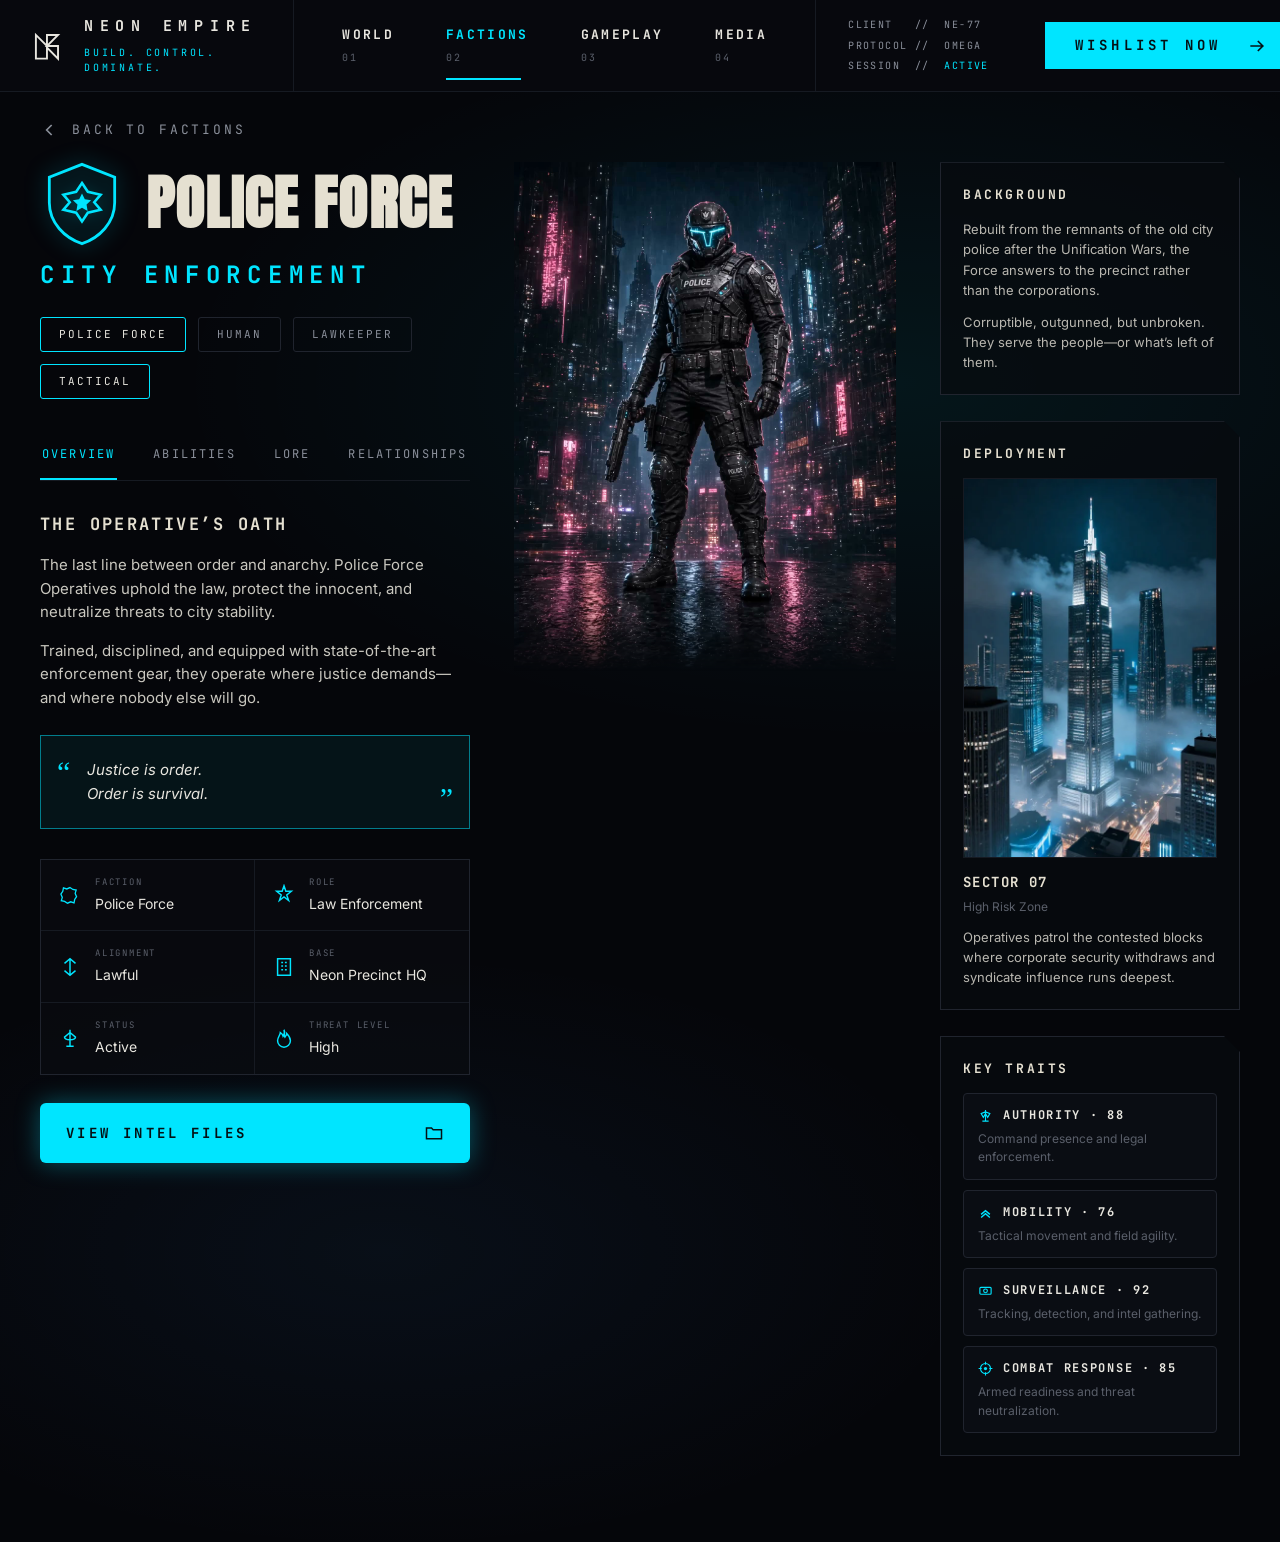
<file: operative.html>
<!DOCTYPE html>
<html lang="en">
<head>
  <meta charset="UTF-8" />
  <meta name="viewport" content="width=device-width, initial-scale=1.0" />
  <title>Police Force — City Enforcement Unit | Neon Empire</title>
  <link rel="preconnect" href="https://fonts.googleapis.com" />
  <link rel="preconnect" href="https://fonts.gstatic.com" crossorigin />
  <link href="https://fonts.googleapis.com/css2?family=Anton&family=Inter:wght@400;600&family=JetBrains+Mono:wght@400;700&display=swap" rel="stylesheet" />
  <link rel="stylesheet" href="css/base.css?v=3" />
  <!-- same structure sheet as the Syndicate page; .theme-police recolours it -->
  <link rel="stylesheet" href="css/character.css?v=4" />
</head>
<body>

  <header class="site-nav">
    <a class="nav-brand" href="index.html">
      <svg class="nav-logo" viewBox="0 0 48 48" fill="none" stroke="currentColor" stroke-width="2.4" aria-hidden="true">
        <path d="M10 40 V10 L24 24 V10 H38 L24 24 H38 V40 L24 26 V40 Z" stroke-linejoin="miter" />
      </svg>
      <span>
        <span class="brand-name">NEON&nbsp;EMPIRE</span>
        <span class="brand-tag" style="display:block">BUILD. CONTROL. DOMINATE.</span>
      </span>
    </a>
    <nav class="nav-links">
      <a href="world.html"><span class="nav-label">WORLD</span><span class="nav-num">01</span></a>
      <a href="factions.html" class="active"><span class="nav-label">FACTIONS</span><span class="nav-num">02</span></a>
      <a href="city.html"><span class="nav-label">GAMEPLAY</span><span class="nav-num">03</span></a>
      <a href="areas.html"><span class="nav-label">MEDIA</span><span class="nav-num">04</span></a>
    </nav>
    <div class="nav-session">
      <span>CLIENT&nbsp;&nbsp;&nbsp;//&nbsp;&nbsp;NE-77</span>
      <span>PROTOCOL&nbsp;//&nbsp;&nbsp;OMEGA</span>
      <span>SESSION&nbsp;&nbsp;//&nbsp;&nbsp;<span class="accent">ACTIVE</span></span>
    </div>
    <a class="nav-cta" href="#">WISHLIST NOW
      <svg class="icon" viewBox="0 0 24 24" fill="none" stroke="currentColor" stroke-width="2"><path d="M4 12h15M13 6l6 6-6 6" /></svg>
    </a>
  </header>

  <main class="char-page theme-police">
    <a class="back-link" href="factions.html">
      <svg class="icon" viewBox="0 0 24 24" fill="none" stroke="currentColor" stroke-width="2"><path d="M14 6l-6 6 6 6" /></svg>
      BACK TO FACTIONS
    </a>

    <div class="char-layout">
      <section class="char-left">
        <div class="char-ident">
          <svg class="char-emblem" viewBox="0 0 64 72" fill="none" stroke="currentColor" stroke-width="2.4" aria-hidden="true">
            <path d="M32 2L60 13v22C60 52 47 65 32 70 17 65 4 52 4 35V13z" />
            <path d="M32 18l5 7.5 11 2.5-5.5 6.5 5.5 6.5-11 2.5-5 7.5-5-7.5-11-2.5 5.5-6.5-5.5-6.5 11-2.5z" stroke-width="2.2" />
            <path d="M32 27l2.4 5 5.4.7-3.9 3.8.9 5.4L32 39.3l-4.8 2.6.9-5.4-3.9-3.8 5.4-.7z" fill="currentColor" stroke="none" />
          </svg>
          <h1 class="display char-name">Police Force</h1>
        </div>
        <div class="char-role">CITY ENFORCEMENT</div>

        <div class="char-tags">
          <span class="char-tag">POLICE FORCE</span>
          <span class="char-tag alt">HUMAN</span>
          <span class="char-tag alt">LAWKEEPER</span>
          <span class="char-tag">TACTICAL</span>
        </div>

        <nav class="char-tabs">
          <a href="#" class="active">OVERVIEW</a>
          <a href="#">ABILITIES</a>
          <a href="#">LORE</a>
          <a href="#">RELATIONSHIPS</a>
        </nav>

        <div class="char-body">
          <h2 class="char-section-title">THE OPERATIVE&rsquo;S OATH</h2>
          <p>The last line between order and anarchy. Police Force Operatives uphold the law, protect the innocent, and neutralize threats to city stability.</p>
          <p>Trained, disciplined, and equipped with state-of-the-art enforcement gear, they operate where justice demands&mdash;and where nobody else will go.</p>
        </div>

        <blockquote class="char-quote">
          <span class="q-mark q-open">&ldquo;</span>
          Justice is order.<br />Order is survival.
          <span class="q-mark q-close">&rdquo;</span>
        </blockquote>

        <div class="attr-grid">
          <div class="attr-cell">
            <svg class="icon" viewBox="0 0 24 24" fill="none" stroke="currentColor" stroke-width="1.6"><path d="M12 3l3.5 2.3 4 .8-1.2 4L20 14l-2.3 3.5-.8 4-4-1.2L9 22l-3.5-2.3-4-.8 1.2-4L1 11l2.3-3.5.8-4 4 1.2z" transform="scale(.9) translate(1.3 1.3)" /></svg>
            <div><div class="attr-label">FACTION</div><div class="attr-value">Police Force</div></div>
          </div>
          <div class="attr-cell">
            <svg class="icon" viewBox="0 0 24 24" fill="none" stroke="currentColor" stroke-width="1.6"><path d="M12 2l2 6h6l-5 4 2 6-5-4-5 4 2-6-5-4h6z" /></svg>
            <div><div class="attr-label">ROLE</div><div class="attr-value">Law Enforcement</div></div>
          </div>
          <div class="attr-cell">
            <svg class="icon" viewBox="0 0 24 24" fill="none" stroke="currentColor" stroke-width="1.6"><path d="M12 3v18M6 8l6-5 6 5M6 16l6 5 6-5" /></svg>
            <div><div class="attr-label">ALIGNMENT</div><div class="attr-value">Lawful</div></div>
          </div>
          <div class="attr-cell">
            <svg class="icon" viewBox="0 0 24 24" fill="none" stroke="currentColor" stroke-width="1.6"><rect x="5" y="3" width="14" height="18" /><path d="M9 7h2M13 7h2M9 11h2M13 11h2M9 15h2M13 15h2" /></svg>
            <div><div class="attr-label">BASE</div><div class="attr-value">Neon Precinct HQ</div></div>
          </div>
          <div class="attr-cell">
            <svg class="icon" viewBox="0 0 24 24" fill="none" stroke="currentColor" stroke-width="1.6"><path d="M12 3v18M12 6l-6 5c0 2 2.5 3 6 3s6-1 6-3l-6-5" /><path d="M8 21h8" /></svg>
            <div><div class="attr-label">STATUS</div><div class="attr-value">Active</div></div>
          </div>
          <div class="attr-cell">
            <svg class="icon" viewBox="0 0 24 24" fill="none" stroke="currentColor" stroke-width="1.6"><path d="M12 3c2 4-1 5 1 8 1-1.5 2-2 2-4 3 3 4 6 4 8a7 7 0 0 1-14 0c0-4 3-6 3-9 1.5 1 2.5 2 3 4 1.5-2.5 2-4.5 1-7z" /></svg>
            <div><div class="attr-label">THREAT LEVEL</div><div class="attr-value">High</div></div>
          </div>
        </div>

        <button class="intel-btn" type="button">VIEW INTEL FILES
          <svg class="icon" viewBox="0 0 24 24" fill="none" stroke="currentColor" stroke-width="1.8"><path d="M3 6h6l2 2h10v11H3z" /></svg>
        </button>
      </section>

      <section class="char-stage">
        <video class="char-art" src="assets/op-hero.mp4" poster="assets/op-hero-poster.jpg" autoplay muted loop playsinline aria-label="A Police Force operative in full tactical armor, cyan visor glowing, standing on a rain-soaked neon street"></video>
      </section>

      <aside class="char-right">
        <div class="side-panel">
          <h3 class="side-title">BACKGROUND</h3>
          <p>Rebuilt from the remnants of the old city police after the Unification Wars, the Force answers to the precinct rather than the corporations.</p>
          <p>Corruptible, outgunned, but unbroken. They serve the people&mdash;or what&rsquo;s left of them.</p>
        </div>

        <div class="side-panel">
          <h3 class="side-title">DEPLOYMENT</h3>
          <img class="side-img" src="assets/d-crown.webp" alt="Neon Precinct HQ — corporate towers above the smog" />
          <div class="side-sub">SECTOR 07</div>
          <div class="side-sub-note">High Risk Zone</div>
          <p>Operatives patrol the contested blocks where corporate security withdraws and syndicate influence runs deepest.</p>
        </div>

        <div class="side-panel">
          <h3 class="side-title">KEY TRAITS</h3>
          <div class="trait-list">
            <div class="trait">
              <div class="trait-name">
                <svg class="icon" viewBox="0 0 24 24" fill="none" stroke="currentColor" stroke-width="1.8"><path d="M12 3v18M7 21h10M12 6L5 9l3.5 6L12 9l3.5 6L19 9z" /></svg>
                AUTHORITY &middot; 88
              </div>
              <div class="trait-desc">Command presence and legal enforcement.</div>
            </div>
            <div class="trait">
              <div class="trait-name">
                <svg class="icon" viewBox="0 0 24 24" fill="none" stroke="currentColor" stroke-width="2.2"><path d="M5 15l7-6 7 6M5 20l7-6 7 6" /></svg>
                MOBILITY &middot; 76
              </div>
              <div class="trait-desc">Tactical movement and field agility.</div>
            </div>
            <div class="trait">
              <div class="trait-name">
                <svg class="icon" viewBox="0 0 24 24" fill="none" stroke="currentColor" stroke-width="1.8"><rect x="3" y="7" width="18" height="11" rx="1.5" /><circle cx="12" cy="12.5" r="3" /></svg>
                SURVEILLANCE &middot; 92
              </div>
              <div class="trait-desc">Tracking, detection, and intel gathering.</div>
            </div>
            <div class="trait">
              <div class="trait-name">
                <svg class="icon" viewBox="0 0 24 24" fill="none" stroke="currentColor" stroke-width="1.8"><circle cx="12" cy="12" r="8" /><circle cx="12" cy="12" r="2.6" fill="currentColor" stroke="none" /><path d="M12 1v5M12 18v5M1 12h5M18 12h5" /></svg>
                COMBAT RESPONSE &middot; 85
              </div>
              <div class="trait-desc">Armed readiness and threat neutralization.</div>
            </div>
          </div>
        </div>
      </aside>
    </div>
  </main>

  <script src="js/main.js?v=9"></script>
</body>
</html>
</file>
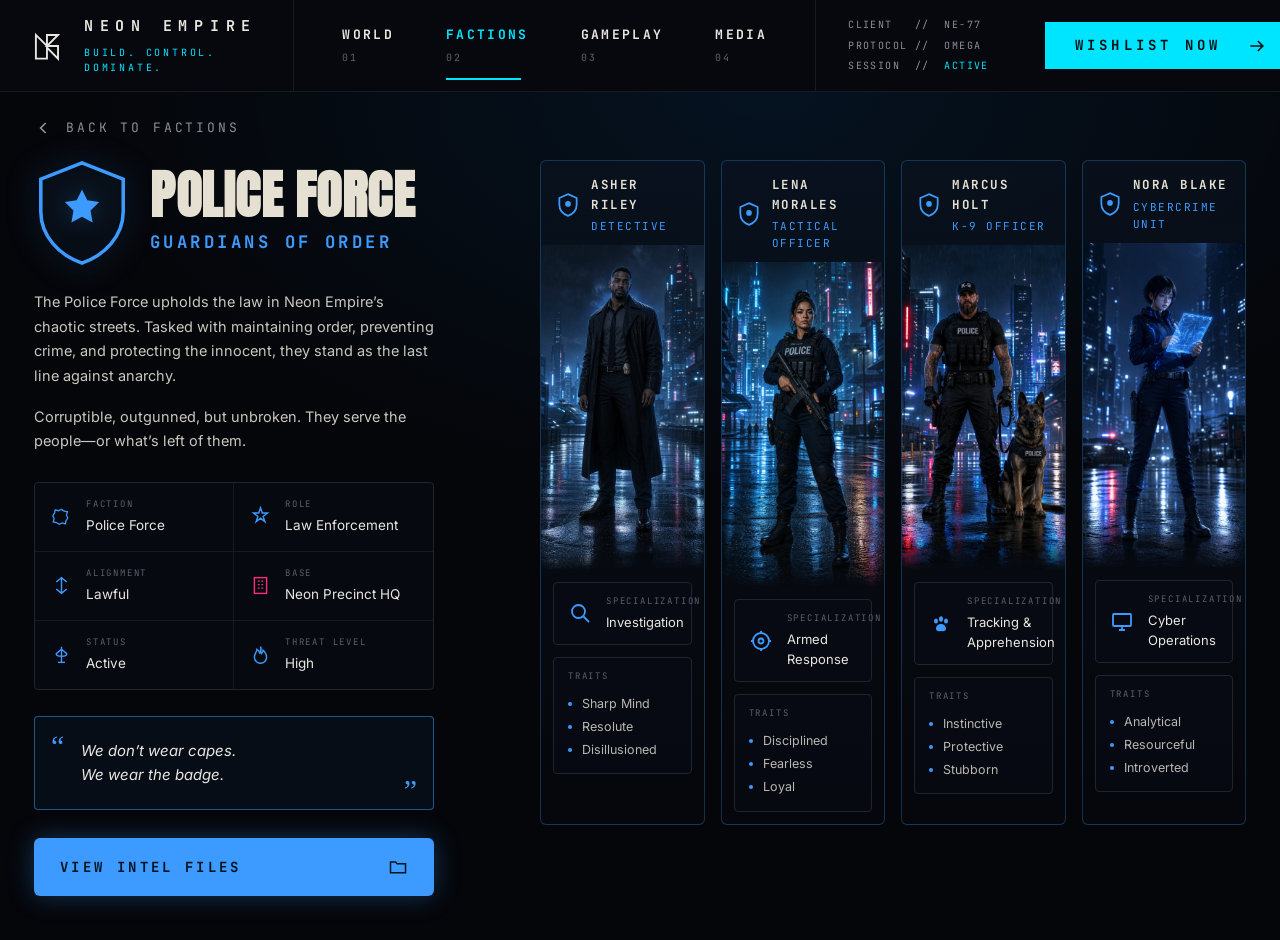
<file: police.html>
<!DOCTYPE html>
<html lang="en">
<head>
  <meta charset="UTF-8" />
  <meta name="viewport" content="width=device-width, initial-scale=1.0" />
  <title>Police Force — Guardians of Order | Neon Empire</title>
  <link rel="preconnect" href="https://fonts.googleapis.com" />
  <link rel="preconnect" href="https://fonts.gstatic.com" crossorigin />
  <link href="https://fonts.googleapis.com/css2?family=Anton&family=Inter:wght@400;600&family=JetBrains+Mono:wght@400;700&display=swap" rel="stylesheet" />
  <link rel="stylesheet" href="css/base.css?v=3" />
  <link rel="stylesheet" href="css/police.css?v=2" />
</head>
<body>

  <header class="site-nav">
    <a class="nav-brand" href="index.html">
      <svg class="nav-logo" viewBox="0 0 48 48" fill="none" stroke="currentColor" stroke-width="2.4" aria-hidden="true">
        <path d="M10 40 V10 L24 24 V10 H38 L24 24 H38 V40 L24 26 V40 Z" stroke-linejoin="miter" />
      </svg>
      <span>
        <span class="brand-name">NEON&nbsp;EMPIRE</span>
        <span class="brand-tag" style="display:block">BUILD. CONTROL. DOMINATE.</span>
      </span>
    </a>
    <nav class="nav-links">
      <a href="world.html"><span class="nav-label">WORLD</span><span class="nav-num">01</span></a>
      <a href="factions.html" class="active"><span class="nav-label">FACTIONS</span><span class="nav-num">02</span></a>
      <a href="city.html"><span class="nav-label">GAMEPLAY</span><span class="nav-num">03</span></a>
      <a href="areas.html"><span class="nav-label">MEDIA</span><span class="nav-num">04</span></a>
    </nav>
    <div class="nav-session">
      <span>CLIENT&nbsp;&nbsp;&nbsp;//&nbsp;&nbsp;NE-77</span>
      <span>PROTOCOL&nbsp;//&nbsp;&nbsp;OMEGA</span>
      <span>SESSION&nbsp;&nbsp;//&nbsp;&nbsp;<span class="accent">ACTIVE</span></span>
    </div>
    <a class="nav-cta" href="#">WISHLIST NOW
      <svg class="icon" viewBox="0 0 24 24" fill="none" stroke="currentColor" stroke-width="2"><path d="M4 12h15M13 6l6 6-6 6" /></svg>
    </a>
  </header>

  <main class="pol-page">
    <a class="pol-back" href="factions.html">
      <svg class="icon" viewBox="0 0 24 24" fill="none" stroke="currentColor" stroke-width="2"><path d="M14 6l-6 6 6 6" /></svg>
      BACK TO FACTIONS
    </a>

    <div class="pol-layout">

      <!-- ---------- left: faction dossier ---------- -->
      <section class="pol-left">
        <div class="pol-ident">
          <svg class="pol-badge" viewBox="0 0 64 72" fill="none" stroke="currentColor" stroke-width="2.4" aria-hidden="true">
            <path d="M32 2L60 13v22C60 52 47 65 32 70 17 65 4 52 4 35V13z" />
            <path d="M32 20l3.6 7.4 8.1 1.2-5.9 5.7 1.4 8.1L32 38.6l-7.2 3.8 1.4-8.1-5.9-5.7 8.1-1.2z" fill="currentColor" stroke="none" />
          </svg>
          <div>
            <h1 class="display pol-title">Police Force</h1>
            <div class="pol-tagline">GUARDIANS OF ORDER</div>
          </div>
        </div>

        <p class="pol-lede">The Police Force upholds the law in Neon Empire&rsquo;s chaotic streets. Tasked with maintaining order, preventing crime, and protecting the innocent, they stand as the last line against anarchy.</p>
        <p class="pol-lede">Corruptible, outgunned, but unbroken. They serve the people&mdash;or what&rsquo;s left of them.</p>

        <div class="pol-attrs">
          <div class="pol-attr">
            <svg class="icon" viewBox="0 0 24 24" fill="none" stroke="currentColor" stroke-width="1.6"><path d="M12 3l3.5 2.3 4 .8-1.2 4L20 14l-2.3 3.5-.8 4-4-1.2L9 22l-3.5-2.3-4-.8 1.2-4L1 11l2.3-3.5.8-4 4 1.2z" transform="scale(.9) translate(1.3 1.3)" /></svg>
            <div><div class="lbl">FACTION</div><div class="val">Police Force</div></div>
          </div>
          <div class="pol-attr">
            <svg class="icon" viewBox="0 0 24 24" fill="none" stroke="currentColor" stroke-width="1.6"><path d="M12 2l2 6h6l-5 4 2 6-5-4-5 4 2-6-5-4h6z" /></svg>
            <div><div class="lbl">ROLE</div><div class="val">Law Enforcement</div></div>
          </div>
          <div class="pol-attr">
            <svg class="icon" viewBox="0 0 24 24" fill="none" stroke="currentColor" stroke-width="1.6"><path d="M12 3v18M6 8l6-5 6 5M6 16l6 5 6-5" /></svg>
            <div><div class="lbl">ALIGNMENT</div><div class="val">Lawful</div></div>
          </div>
          <div class="pol-attr">
            <svg class="icon pink" viewBox="0 0 24 24" fill="none" stroke="currentColor" stroke-width="1.6"><rect x="5" y="3" width="14" height="18" /><path d="M9 7h2M13 7h2M9 11h2M13 11h2M9 15h2M13 15h2" /></svg>
            <div><div class="lbl">BASE</div><div class="val">Neon Precinct HQ</div></div>
          </div>
          <div class="pol-attr">
            <svg class="icon" viewBox="0 0 24 24" fill="none" stroke="currentColor" stroke-width="1.6"><path d="M12 3v18M12 6l-6 5c0 2 2.5 3 6 3s6-1 6-3l-6-5" /><path d="M8 21h8" /></svg>
            <div><div class="lbl">STATUS</div><div class="val">Active</div></div>
          </div>
          <div class="pol-attr">
            <svg class="icon" viewBox="0 0 24 24" fill="none" stroke="currentColor" stroke-width="1.6"><path d="M12 3c2 4-1 5 1 8 1-1.5 2-2 2-4 3 3 4 6 4 8a7 7 0 0 1-14 0c0-4 3-6 3-9 1.5 1 2.5 2 3 4 1.5-2.5 2-4.5 1-7z" /></svg>
            <div><div class="lbl">THREAT LEVEL</div><div class="val">High</div></div>
          </div>
        </div>

        <blockquote class="pol-quote">
          <span class="q-mark q-open">&ldquo;</span>
          We don&rsquo;t wear capes.<br />We wear the badge.
          <span class="q-mark q-close">&rdquo;</span>
        </blockquote>

        <button class="pol-intel" type="button">VIEW INTEL FILES
          <svg class="icon" viewBox="0 0 24 24" fill="none" stroke="currentColor" stroke-width="1.8"><path d="M3 6h6l2 2h10v11H3z" /></svg>
        </button>
      </section>

      <!-- ---------- right: the roster ---------- -->
      <section class="pol-roster" aria-label="Police Force characters">

        <article class="cop">
          <div class="cop-head">
            <svg class="icon" viewBox="0 0 24 24" fill="none" stroke="currentColor" stroke-width="1.6"><path d="M12 2l8 3.5v6c0 5-3.4 8.8-8 10.5-4.6-1.7-8-5.5-8-10.5v-6z" /><circle cx="12" cy="11" r="2.6" fill="currentColor" stroke="none" /></svg>
            <div>
              <div class="cop-name">Asher Riley</div>
              <div class="cop-role">DETECTIVE</div>
            </div>
          </div>
          <img class="cop-art" src="assets/cop-riley.webp" alt="Asher Riley, detective, in a long coat on a rain-slicked street" />
          <div class="cop-spec">
            <svg class="icon" viewBox="0 0 24 24" fill="none" stroke="currentColor" stroke-width="1.8"><circle cx="10.5" cy="10.5" r="6.5" /><path d="M15.5 15.5L21 21" /></svg>
            <div><div class="lbl">SPECIALIZATION</div><div class="val">Investigation</div></div>
          </div>
          <div class="cop-traits">
            <div class="lbl">TRAITS</div>
            <ul><li>Sharp Mind</li><li>Resolute</li><li>Disillusioned</li></ul>
          </div>
        </article>

        <article class="cop">
          <div class="cop-head">
            <svg class="icon" viewBox="0 0 24 24" fill="none" stroke="currentColor" stroke-width="1.6"><path d="M12 2l8 3.5v6c0 5-3.4 8.8-8 10.5-4.6-1.7-8-5.5-8-10.5v-6z" /><circle cx="12" cy="11" r="2.6" fill="currentColor" stroke="none" /></svg>
            <div>
              <div class="cop-name">Lena Morales</div>
              <div class="cop-role">TACTICAL OFFICER</div>
            </div>
          </div>
          <img class="cop-art" src="assets/cop-morales.webp" alt="Lena Morales, tactical officer, in a police vest holding a rifle" />
          <div class="cop-spec">
            <svg class="icon" viewBox="0 0 24 24" fill="none" stroke="currentColor" stroke-width="1.8"><circle cx="12" cy="12" r="8" /><circle cx="12" cy="12" r="2.5" /><path d="M12 2v3M12 19v3M2 12h3M19 12h3" /></svg>
            <div><div class="lbl">SPECIALIZATION</div><div class="val">Armed Response</div></div>
          </div>
          <div class="cop-traits">
            <div class="lbl">TRAITS</div>
            <ul><li>Disciplined</li><li>Fearless</li><li>Loyal</li></ul>
          </div>
        </article>

        <article class="cop">
          <div class="cop-head">
            <svg class="icon" viewBox="0 0 24 24" fill="none" stroke="currentColor" stroke-width="1.6"><path d="M12 2l8 3.5v6c0 5-3.4 8.8-8 10.5-4.6-1.7-8-5.5-8-10.5v-6z" /><circle cx="12" cy="11" r="2.6" fill="currentColor" stroke="none" /></svg>
            <div>
              <div class="cop-name">Marcus Holt</div>
              <div class="cop-role">K-9 OFFICER</div>
            </div>
          </div>
          <img class="cop-art" src="assets/cop-holt.webp" alt="Marcus Holt, K-9 officer, with a German Shepherd police dog at his side" />
          <div class="cop-spec">
            <svg class="icon" viewBox="0 0 24 24" fill="none" stroke="currentColor" stroke-width="1.6"><ellipse cx="7" cy="9" rx="2" ry="2.6" fill="currentColor" stroke="none" /><ellipse cx="12" cy="7" rx="2" ry="2.8" fill="currentColor" stroke="none" /><ellipse cx="17" cy="9" rx="2" ry="2.6" fill="currentColor" stroke="none" /><path d="M12 12c3 0 5 2.4 5 4.6 0 2-1.7 3-3.4 2.6L12 19l-1.6.2C8.7 19.6 7 18.6 7 16.6 7 14.4 9 12 12 12z" fill="currentColor" stroke="none" /></svg>
            <div><div class="lbl">SPECIALIZATION</div><div class="val">Tracking &amp; Apprehension</div></div>
          </div>
          <div class="cop-traits">
            <div class="lbl">TRAITS</div>
            <ul><li>Instinctive</li><li>Protective</li><li>Stubborn</li></ul>
          </div>
        </article>

        <article class="cop">
          <div class="cop-head">
            <svg class="icon" viewBox="0 0 24 24" fill="none" stroke="currentColor" stroke-width="1.6"><path d="M12 2l8 3.5v6c0 5-3.4 8.8-8 10.5-4.6-1.7-8-5.5-8-10.5v-6z" /><circle cx="12" cy="11" r="2.6" fill="currentColor" stroke="none" /></svg>
            <div>
              <div class="cop-name">Nora Blake</div>
              <div class="cop-role">CYBERCRIME UNIT</div>
            </div>
          </div>
          <img class="cop-art" src="assets/cop-blake.webp" alt="Nora Blake, cybercrime officer, reading a holographic tablet" />
          <div class="cop-spec">
            <svg class="icon" viewBox="0 0 24 24" fill="none" stroke="currentColor" stroke-width="1.8"><rect x="3" y="5" width="18" height="12" rx="1" /><path d="M9 21h6M12 17v4" /></svg>
            <div><div class="lbl">SPECIALIZATION</div><div class="val">Cyber Operations</div></div>
          </div>
          <div class="cop-traits">
            <div class="lbl">TRAITS</div>
            <ul><li>Analytical</li><li>Resourceful</li><li>Introverted</li></ul>
          </div>
        </article>

      </section>
    </div>
  </main>

  <script src="js/main.js?v=9"></script>
</body>
</html>
</file>
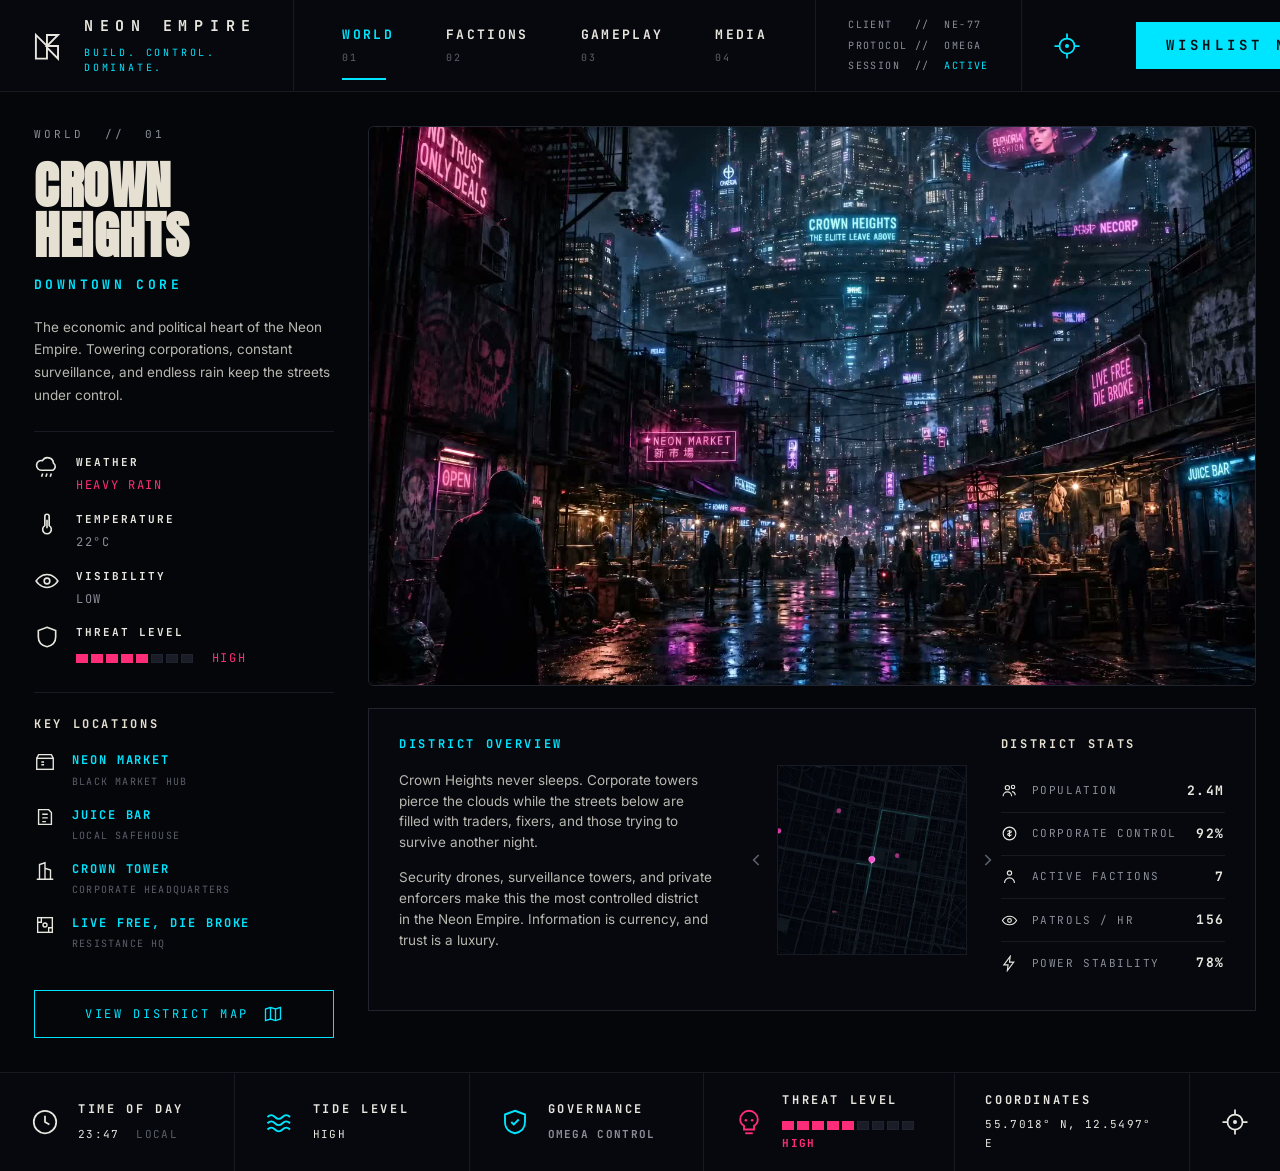
<file: world.html>
<!DOCTYPE html>
<html lang="en">
<head>
  <meta charset="UTF-8" />
  <meta name="viewport" content="width=device-width, initial-scale=1.0" />
  <title>Crown Heights — Downtown Core | Neon Empire</title>
  <link rel="preconnect" href="https://fonts.googleapis.com" />
  <link rel="preconnect" href="https://fonts.gstatic.com" crossorigin />
  <link href="https://fonts.googleapis.com/css2?family=Anton&family=Inter:wght@400;600&family=JetBrains+Mono:wght@400;700&display=swap" rel="stylesheet" />
  <link rel="stylesheet" href="css/base.css?v=2" />
  <link rel="stylesheet" href="css/world.css?v=3" />
</head>
<body>

  <header class="site-nav">
    <a class="nav-brand" href="index.html">
      <svg class="nav-logo" viewBox="0 0 48 48" fill="none" stroke="currentColor" stroke-width="2.4" aria-hidden="true">
        <path d="M10 40 V10 L24 24 V10 H38 L24 24 H38 V40 L24 26 V40 Z" stroke-linejoin="miter" />
      </svg>
      <span>
        <span class="brand-name">NEON&nbsp;EMPIRE</span>
        <span class="brand-tag" style="display:block">BUILD. CONTROL. DOMINATE.</span>
      </span>
    </a>
    <nav class="nav-links">
      <a href="world.html" class="active"><span class="nav-label">WORLD</span><span class="nav-num">01</span></a>
      <a href="factions.html"><span class="nav-label">FACTIONS</span><span class="nav-num">02</span></a>
      <a href="city.html"><span class="nav-label">GAMEPLAY</span><span class="nav-num">03</span></a>
      <a href="areas.html"><span class="nav-label">MEDIA</span><span class="nav-num">04</span></a>
    </nav>
    <div class="nav-session">
      <span>CLIENT&nbsp;&nbsp;&nbsp;//&nbsp;&nbsp;NE-77</span>
      <span>PROTOCOL&nbsp;//&nbsp;&nbsp;OMEGA</span>
      <span>SESSION&nbsp;&nbsp;//&nbsp;&nbsp;<span class="accent">ACTIVE</span></span>
    </div>
    <div class="nav-reticle">
      <svg class="icon-lg" viewBox="0 0 24 24" fill="none" stroke="currentColor" stroke-width="1.4" aria-hidden="true">
        <circle cx="12" cy="12" r="6" /><circle cx="12" cy="12" r="1.6" fill="currentColor" stroke="none" />
        <path d="M12 2v4M12 18v4M2 12h4M18 12h4" />
      </svg>
    </div>
    <a class="nav-cta" href="#">WISHLIST NOW
      <svg class="icon" viewBox="0 0 24 24" fill="none" stroke="currentColor" stroke-width="2"><path d="M4 12h15M13 6l6 6-6 6" /></svg>
    </a>
  </header>

  <main>
    <div class="env-layout">
      <aside class="env-side">
        <div class="env-kicker">WORLD&nbsp;&nbsp;//&nbsp;&nbsp;01</div>
        <h1 class="display env-title">Crown<br />Heights</h1>
        <div class="env-sub">DOWNTOWN CORE</div>
        <p class="env-lede">The economic and political heart of the Neon Empire. Towering corporations, constant surveillance, and endless rain keep the streets under control.</p>

        <div class="env-cond">
          <div class="cond-row">
            <svg class="icon-lg" viewBox="0 0 24 24" fill="none" stroke="currentColor" stroke-width="1.5"><path d="M7 15a4.5 4.5 0 1 1 .8-8.9A5.5 5.5 0 0 1 18 8.5 3.8 3.8 0 0 1 17.5 15z" /><path d="M8 18l-1 3M12 18l-1 3M16 18l-1 3" /></svg>
            <div><div class="cond-label">WEATHER</div><div class="cond-value hot">HEAVY RAIN</div></div>
          </div>
          <div class="cond-row">
            <svg class="icon-lg" viewBox="0 0 24 24" fill="none" stroke="currentColor" stroke-width="1.5"><path d="M10 13.5V5a2 2 0 1 1 4 0v8.5a4 4 0 1 1-4 0z" /><path d="M12 8v8" /></svg>
            <div><div class="cond-label">TEMPERATURE</div><div class="cond-value">22°C</div></div>
          </div>
          <div class="cond-row">
            <svg class="icon-lg" viewBox="0 0 24 24" fill="none" stroke="currentColor" stroke-width="1.5"><path d="M2 12s3.5-6 10-6 10 6 10 6-3.5 6-10 6-10-6-10-6z" /><circle cx="12" cy="12" r="2.6" /></svg>
            <div><div class="cond-label">VISIBILITY</div><div class="cond-value">LOW</div></div>
          </div>
          <div class="cond-row">
            <svg class="icon-lg" viewBox="0 0 24 24" fill="none" stroke="currentColor" stroke-width="1.5"><path d="M12 3l8 3v6c0 5-3.5 8-8 9-4.5-1-8-4-8-9V6z" /></svg>
            <div>
              <div class="cond-label">THREAT LEVEL</div>
              <div class="cond-value" style="margin-top:8px">
                <span class="threat-meter"><i class="on"></i><i class="on"></i><i class="on"></i><i class="on"></i><i class="on"></i><i></i><i></i><i></i></span>
                <span class="hot" style="color:var(--pink)">HIGH</span>
              </div>
            </div>
          </div>
        </div>

        <div class="env-locs">
          <div class="env-locs-title">KEY LOCATIONS</div>
          <div class="loc-row">
            <svg class="icon" viewBox="0 0 24 24" fill="none" stroke="currentColor" stroke-width="1.5"><rect x="3" y="8" width="18" height="12" /><path d="M3 8l2-4h14l2 4M8 12h3M8 15h3" /></svg>
            <div><div class="loc-name">NEON MARKET</div><div class="loc-note">BLACK MARKET HUB</div></div>
          </div>
          <div class="loc-row">
            <svg class="icon" viewBox="0 0 24 24" fill="none" stroke="currentColor" stroke-width="1.5"><path d="M5 4h11l3 3v13H5z" /><path d="M9 9h6M9 13h6M9 17h4" /></svg>
            <div><div class="loc-name">JUICE BAR</div><div class="loc-note">LOCAL SAFEHOUSE</div></div>
          </div>
          <div class="loc-row">
            <svg class="icon" viewBox="0 0 24 24" fill="none" stroke="currentColor" stroke-width="1.5"><path d="M6 21V5l6-2v18M12 21V9l6 2v10M3 21h18" /></svg>
            <div><div class="loc-name">CROWN TOWER</div><div class="loc-note">CORPORATE HEADQUARTERS</div></div>
          </div>
          <div class="loc-row">
            <svg class="icon" viewBox="0 0 24 24" fill="none" stroke="currentColor" stroke-width="1.5"><rect x="4" y="4" width="16" height="16" /><path d="M4 9h4V4M20 15h-4v5" /><circle cx="12" cy="12" r="2.2" /></svg>
            <div><div class="loc-name">LIVE FREE, DIE BROKE</div><div class="loc-note">RESISTANCE HQ</div></div>
          </div>
        </div>

        <a class="btn-outline env-map-btn" href="#">VIEW DISTRICT MAP
          <svg class="icon" viewBox="0 0 24 24" fill="none" stroke="currentColor" stroke-width="1.6"><path d="M9 4L3 6v14l6-2 6 2 6-2V4l-6 2zM9 4v14M15 6v14" /></svg>
        </a>
      </aside>

      <div class="env-right">
        <section class="env-scene">
          <video src="assets/city-scene.mp4" poster="assets/city-scene-poster.jpg" autoplay muted loop playsinline aria-label="Crown Heights at street level — neon signs glowing over the crowded market canyon"></video>
        </section>

        <section class="env-band">
      <div>
        <div class="band-title">DISTRICT OVERVIEW</div>
        <p>Crown Heights never sleeps. Corporate towers pierce the clouds while the streets below are filled with traders, fixers, and those trying to survive another night.</p>
        <p>Security drones, surveillance towers, and private enforcers make this the most controlled district in the Neon Empire. Information is currency, and trust is a luxury.</p>
      </div>
      <div class="band-map">
        <svg class="icon chev" viewBox="0 0 24 24" fill="none" stroke="currentColor" stroke-width="2"><path d="M14 6l-6 6 6 6" /></svg>
        <img src="assets/env-map.webp" alt="Navigation map of Crown Heights with marked points of interest" />
        <svg class="icon chev" viewBox="0 0 24 24" fill="none" stroke="currentColor" stroke-width="2"><path d="M10 6l6 6-6 6" /></svg>
      </div>
      <div class="dstat-list">
        <div class="band-title" style="color:var(--bone)">DISTRICT STATS</div>
        <div class="dstat-row">
          <svg class="icon" viewBox="0 0 24 24" fill="none" stroke="currentColor" stroke-width="1.6"><circle cx="9" cy="8" r="3" /><path d="M3 20c0-3.3 2.7-6 6-6s6 2.7 6 6" /><circle cx="17" cy="7" r="2.4" /><path d="M15.5 13.6c2.7.4 4.5 2.2 4.5 5" /></svg>
          <span class="k">POPULATION</span><span class="v">2.4M</span>
        </div>
        <div class="dstat-row">
          <svg class="icon" viewBox="0 0 24 24" fill="none" stroke="currentColor" stroke-width="1.6"><circle cx="12" cy="12" r="9" /><path d="M12 7v10M9.5 9.5c0-1 1.1-1.7 2.5-1.7s2.5.7 2.5 1.7-1 1.5-2.5 1.9-2.5.9-2.5 1.9 1.1 1.7 2.5 1.7 2.5-.7 2.5-1.7" /></svg>
          <span class="k">CORPORATE CONTROL</span><span class="v">92%</span>
        </div>
        <div class="dstat-row">
          <svg class="icon" viewBox="0 0 24 24" fill="none" stroke="currentColor" stroke-width="1.6"><circle cx="12" cy="7" r="3" /><path d="M5 21c0-3.9 3.1-7 7-7s7 3.1 7 7" /></svg>
          <span class="k">ACTIVE FACTIONS</span><span class="v">7</span>
        </div>
        <div class="dstat-row">
          <svg class="icon" viewBox="0 0 24 24" fill="none" stroke="currentColor" stroke-width="1.6"><path d="M2 12s3.5-6 10-6 10 6 10 6-3.5 6-10 6-10-6-10-6z" /><circle cx="12" cy="12" r="2.6" /></svg>
          <span class="k">PATROLS / HR</span><span class="v">156</span>
        </div>
        <div class="dstat-row">
          <svg class="icon" viewBox="0 0 24 24" fill="none" stroke="currentColor" stroke-width="1.6"><path d="M13 2L4 14h6l-1 8 9-12h-6z" /></svg>
          <span class="k">POWER STABILITY</span><span class="v">78%</span>
        </div>
      </div>
        </section>
      </div>
    </div>
  </main>

  <footer class="status-bar">
    <div class="status-cell">
      <svg class="icon-lg" style="color:var(--text)" viewBox="0 0 24 24" fill="none" stroke="currentColor" stroke-width="1.4"><circle cx="12" cy="12" r="9" /><path d="M12 7v5l3.5 2" /></svg>
      <div>
        <div class="cell-title">TIME OF DAY</div>
        <div class="cell-line" style="color:var(--text)">23:47&nbsp;&nbsp;<span style="color:var(--dim)">LOCAL</span></div>
      </div>
    </div>
    <div class="status-cell">
      <svg class="icon-lg" style="color:var(--cyan)" viewBox="0 0 24 24" fill="none" stroke="currentColor" stroke-width="1.5"><path d="M2 8c2-2 4-2 6 0s4 2 6 0 4-2 6 0M2 13c2-2 4-2 6 0s4 2 6 0 4-2 6 0M2 18c2-2 4-2 6 0s4 2 6 0 4-2 6 0" /></svg>
      <div>
        <div class="cell-title">TIDE LEVEL</div>
        <div class="cell-line" style="color:var(--text)">HIGH</div>
      </div>
    </div>
    <div class="status-cell">
      <svg class="icon-lg" style="color:var(--cyan)" viewBox="0 0 24 24" fill="none" stroke="currentColor" stroke-width="1.5"><path d="M12 3l8 3v6c0 5-3.5 8-8 9-4.5-1-8-4-8-9V6z" /><path d="M9 12l2 2 4-4" /></svg>
      <div>
        <div class="cell-title">GOVERNANCE</div>
        <div class="cell-line gov" style="font-weight:700">OMEGA CONTROL</div>
      </div>
    </div>
    <div class="status-cell">
      <svg class="icon-lg gov" viewBox="0 0 24 24" fill="none" stroke="currentColor" stroke-width="1.5"><path d="M12 3a7 7 0 0 0-7 7c0 2.4 1.2 4 3 5v3h8v-3c1.8-1 3-2.6 3-5a7 7 0 0 0-7-7z" /><circle cx="9.5" cy="10.5" r="1" fill="currentColor" stroke="none" /><circle cx="14.5" cy="10.5" r="1" fill="currentColor" stroke="none" /><path d="M9 21h6" /></svg>
      <div style="flex:1">
        <div class="cell-title">THREAT LEVEL</div>
        <div class="cell-line">
          <span class="threat-meter"><i class="on"></i><i class="on"></i><i class="on"></i><i class="on"></i><i class="on"></i><i></i><i></i><i></i><i></i></span>
          <span class="gov" style="font-weight:700">HIGH</span>
        </div>
      </div>
    </div>
    <div class="status-cell">
      <div>
        <div class="cell-title">COORDINATES</div>
        <div class="cell-line" style="color:var(--text)">55.7018° N, 12.5497° E</div>
      </div>
    </div>
    <div class="status-cell" style="flex:0 0 auto">
      <svg class="icon-lg" style="color:var(--text)" viewBox="0 0 24 24" fill="none" stroke="currentColor" stroke-width="1.4"><circle cx="12" cy="12" r="6" /><circle cx="12" cy="12" r="1.6" fill="currentColor" stroke="none" /><path d="M12 2v4M12 18v4M2 12h4M18 12h4" /></svg>
    </div>
  </footer>

  <script src="js/main.js?v=2"></script>
</body>
</html>
</file>
<file: css/base.css>
/* ============================================================
   NEON EMPIRE — shared foundation: tokens, nav, footer, common
   ============================================================ */

:root {
  --bg: #05060a;
  --bg-2: #0a0c12;
  --panel: rgba(10, 12, 18, 0.82);
  --line: #20242e;
  --line-soft: #161a22;
  --cyan: #00e5ff;
  --pink: #ff2d78;
  --purple: #8b5cf6;
  --blue: #3d9bff;
  --yellow: #ffc233;
  --red: #ff3b3b;
  --text: #e8e6df;
  --bone: #e5e0d1;
  --muted: #8a8f9a;
  --dim: #5a5f6a;
  --font-display: "Anton", "Arial Narrow", sans-serif;
  --font-mono: "JetBrains Mono", "SF Mono", Menlo, monospace;
  --font-body: "Inter", "Helvetica Neue", Arial, sans-serif;
}

* {
  margin: 0;
  padding: 0;
  box-sizing: border-box;
}

html {
  background: var(--bg);
}

body {
  /* Site is designed at 1440px — never grow wider; center in larger windows. */
  max-width: 1440px;
  margin: 0 auto;
  background: var(--bg);
  color: var(--text);
  font-family: var(--font-body);
  font-size: 15px;
  line-height: 1.55;
  -webkit-font-smoothing: antialiased;
  min-height: 100vh;
}

img {
  display: block;
  max-width: 100%;
}
a {
  color: inherit;
  text-decoration: none;
}
ul {
  list-style: none;
}

.mono {
  font-family: var(--font-mono);
}

/* ---------- top navigation ---------- */

.site-nav {
  display: flex;
  align-items: stretch;
  height: 92px;
  background: #07080d;
  border-bottom: 1px solid var(--line-soft);
  font-family: var(--font-mono);
}

.nav-brand {
  display: flex;
  align-items: center;
  gap: 18px;
  padding: 0 28px;
  border-right: 1px solid var(--line-soft);
}

.nav-logo {
  width: 46px;
  height: 46px;
  color: var(--text);
}

.brand-name {
  font-size: 15px;
  font-weight: 700;
  letter-spacing: 0.45em;
  color: var(--text);
}

.brand-tag {
  margin-top: 6px;
  font-size: 10px;
  letter-spacing: 0.28em;
  color: var(--cyan);
}

.nav-links {
  display: flex;
  align-items: center;
  gap: 52px;
  padding: 0 48px;
  flex: 1;
}

.nav-links a {
  display: block;
}

.nav-links .nav-label {
  display: block;
  font-size: 13px;
  font-weight: 700;
  letter-spacing: 0.18em;
  color: var(--text);
}

.nav-links .nav-num {
  display: block;
  margin-top: 5px;
  font-size: 10px;
  letter-spacing: 0.2em;
  color: var(--dim);
}

.nav-links a:hover .nav-label,
.nav-links a.active .nav-label {
  color: var(--cyan);
}

.nav-links a.active {
  position: relative;
}

.nav-links a.active::after {
  content: "";
  position: absolute;
  left: 0;
  right: 8px;
  bottom: -14px;
  height: 2px;
  background: var(--cyan);
}

.nav-session {
  display: flex;
  flex-direction: column;
  justify-content: center;
  gap: 5px;
  padding: 0 32px;
  border-left: 1px solid var(--line-soft);
  font-size: 10px;
  letter-spacing: 0.14em;
  color: var(--muted);
  white-space: nowrap;
}

.nav-session .accent {
  color: var(--cyan);
}

.nav-reticle {
  display: flex;
  align-items: center;
  padding: 0 30px;
  border-left: 1px solid var(--line-soft);
  color: var(--cyan);
}

.nav-cta {
  display: flex;
  align-items: center;
  gap: 26px;
  margin: 22px 24px;
  padding: 0 30px;
  background: var(--cyan);
  color: #041014;
  font-size: 14px;
  font-weight: 700;
  letter-spacing: 0.3em;
  white-space: nowrap;
}

.nav-cta:hover {
  background: #4df0ff;
}

/* ---------- buttons ---------- */

.btn-primary {
  display: inline-flex;
  align-items: center;
  gap: 40px;
  padding: 20px 34px;
  background: var(--cyan);
  color: #041014;
  font-family: var(--font-mono);
  font-size: 15px;
  font-weight: 700;
  letter-spacing: 0.24em;
  border: 0;
  cursor: pointer;
  clip-path: polygon(
    0 0,
    100% 0,
    100% calc(100% - 14px),
    calc(100% - 14px) 100%,
    0 100%
  );
}

.btn-primary:hover {
  background: #4df0ff;
}

.btn-ghost {
  display: inline-flex;
  align-items: center;
  gap: 16px;
  padding: 18px 26px;
  background: transparent;
  color: var(--text);
  font-family: var(--font-mono);
  font-size: 13px;
  letter-spacing: 0.24em;
  border: 1px solid transparent;
  cursor: pointer;
}

.btn-ghost:hover {
  color: var(--cyan);
}

.btn-outline {
  display: inline-flex;
  align-items: center;
  justify-content: center;
  gap: 14px;
  padding: 13px 22px;
  background: transparent;
  border: 1px solid var(--cyan);
  color: var(--cyan);
  font-family: var(--font-mono);
  font-size: 12px;
  letter-spacing: 0.22em;
  cursor: pointer;
}

.btn-outline:hover {
  background: rgba(0, 229, 255, 0.08);
}

/* ---------- shared bits ---------- */

.eyebrow {
  font-family: var(--font-mono);
  font-size: 11px;
  letter-spacing: 0.3em;
  color: var(--cyan);
}

.display {
  font-family: var(--font-display);
  color: var(--bone);
  text-transform: uppercase;
  line-height: 0.98;
  letter-spacing: 0.01em;
}

.icon {
  width: 20px;
  height: 20px;
  flex: none;
}
.icon-lg {
  width: 30px;
  height: 30px;
  flex: none;
}

/* ---------- status footer bar ---------- */

.status-bar {
  display: flex;
  align-items: stretch;
  background: #07080d;
  border-top: 1px solid var(--line-soft);
  font-family: var(--font-mono);
  min-height: 96px;
}

.status-cell {
  display: flex;
  align-items: center;
  gap: 18px;
  padding: 18px 30px;
  border-right: 1px solid var(--line-soft);
  flex: 1;
}

.status-cell:last-child {
  border-right: 0;
}

.status-cell .cell-title {
  font-size: 12px;
  font-weight: 700;
  letter-spacing: 0.22em;
  margin-bottom: 6px;
}

.status-cell .cell-line {
  font-size: 11px;
  letter-spacing: 0.12em;
  color: var(--muted);
  line-height: 1.7;
}

@media (max-width: 1100px) {
  .nav-session,
  .nav-reticle {
    display: none;
  }
  .nav-links {
    gap: 28px;
    padding: 0 24px;
  }
  .status-bar {
    flex-wrap: wrap;
  }
  .status-cell {
    flex: 1 1 40%;
    border-bottom: 1px solid var(--line-soft);
  }
}

@media (max-width: 720px) {
  .site-nav {
    height: auto;
    flex-wrap: wrap;
  }
  .nav-brand {
    padding: 16px 20px;
    border-right: 0;
  }
  .nav-cta {
    margin: 14px 20px;
    padding: 14px 20px;
  }
  .nav-links {
    order: 3;
    flex-basis: 100%;
    padding: 0 20px 16px;
    gap: 22px;
  }
  .nav-links a.active::after {
    bottom: -6px;
  }
}
</file>
<file: css/home.css>
/* ============================================================
   NEON EMPIRE — home (Criminal Empire Leadership)
   ============================================================ */

.hero {
  position: relative;
  min-height: 840px;
  overflow: hidden;
  display: flex;
  align-items: flex-end;
}

.hero-bg {
  position: absolute;
  inset: 0;
  width: 100%;
  height: 100%;
  object-fit: cover;
  object-position: center 30%;
}

.hero::after {
  content: "";
  position: absolute;
  inset: 0;
  background:
    linear-gradient(
      180deg,
      rgba(5, 6, 10, 0.25) 0%,
      rgba(5, 6, 10, 0.05) 35%,
      rgba(5, 6, 10, 0.72) 82%,
      rgba(5, 6, 10, 0.92) 100%
    ),
    linear-gradient(90deg, rgba(5, 6, 10, 0.55) 0%, rgba(5, 6, 10, 0) 40%);
  pointer-events: none;
}

.hero-inner {
  position: relative;
  z-index: 2;
  width: 100%;
  display: grid;
  grid-template-columns: minmax(0, 1.15fr) minmax(420px, 560px);
  gap: 60px;
  align-items: end;
  padding: 60px 56px 64px;
}

.hero-copy .eyebrow {
  display: block;
  margin-bottom: 22px;
}

.hero-title {
  font-size: clamp(52px, 6vw, 88px);
  text-shadow: 0 4px 30px rgba(0, 0, 0, 0.6);
}

.hero-lede {
  margin-top: 26px;
  max-width: 480px;
  font-size: 15px;
  line-height: 1.65;
  color: #d8d5cc;
  text-shadow: 0 2px 12px rgba(0, 0, 0, 0.8);
}

.hero-actions {
  display: flex;
  align-items: center;
  gap: 26px;
  margin-top: 40px;
}

/* --- empire status panel --- */

.empire-panel {
  background: var(--panel);
  border: 1px solid var(--line);
  backdrop-filter: blur(6px);
  padding: 22px 22px 18px;
  clip-path: polygon(
    0 0,
    calc(100% - 20px) 0,
    100% 20px,
    100% 100%,
    20px 100%,
    0 calc(100% - 20px)
  );
  font-family: var(--font-mono);
}

.panel-head {
  display: flex;
  align-items: center;
  justify-content: space-between;
  padding-bottom: 16px;
  border-bottom: 1px solid var(--line-soft);
  margin-bottom: 16px;
}

.panel-head .panel-title {
  display: flex;
  align-items: center;
  gap: 12px;
  font-size: 12px;
  font-weight: 700;
  letter-spacing: 0.22em;
}

.panel-head .dot {
  width: 8px;
  height: 8px;
  border-radius: 50%;
  background: var(--cyan);
  box-shadow: 0 0 8px var(--cyan);
}

.panel-head .feed {
  font-size: 10px;
  letter-spacing: 0.16em;
  color: var(--muted);
}

.panel-head .feed .live {
  color: var(--cyan);
}

.panel-grid {
  display: grid;
  grid-template-columns: minmax(0, 1fr) 200px;
  gap: 16px;
}

.stat-list {
  display: flex;
  flex-direction: column;
  gap: 10px;
}

.stat-row {
  display: grid;
  grid-template-columns: 44px minmax(0, 1fr);
  gap: 14px;
  background: rgba(14, 16, 24, 0.85);
  border: 1px solid var(--line-soft);
  padding: 12px 14px;
}

.stat-icon {
  width: 44px;
  height: 44px;
  border-radius: 50%;
  display: flex;
  align-items: center;
  justify-content: center;
  background: #10131c;
  border: 1px solid var(--line);
}

.stat-body {
  display: block;
  min-width: 0;
}

.stat-top {
  display: flex;
  align-items: baseline;
  justify-content: space-between;
  gap: 10px;
}

.stat-name {
  font-size: 12px;
  font-weight: 700;
  letter-spacing: 0.14em;
  color: var(--text);
}

.stat-sub {
  display: block;
  font-size: 9px;
  letter-spacing: 0.14em;
  color: var(--dim);
  margin-top: 3px;
}

.stat-value {
  font-size: 19px;
  font-weight: 700;
}
.stat-value .of {
  font-size: 12px;
  color: var(--dim);
  font-weight: 400;
}

.stat-meter {
  display: block;
  margin-top: 9px;
  height: 4px;
  background: #1a1d27;
}

.stat-meter i {
  display: block;
  height: 100%;
}

.v-pink {
  color: var(--pink);
}
.v-purple {
  color: #b18cff;
}
.v-yellow {
  color: var(--yellow);
}
.m-pink {
  background: var(--pink);
}
.m-purple {
  background: var(--purple);
}
.m-yellow {
  background: var(--yellow);
}

/* --- territory map --- */

.map-block {
  display: flex;
  flex-direction: column;
}

.map-img {
  width: 100%;
  aspect-ratio: 1;
  object-fit: cover;
  border: 1px solid var(--line);
}

.map-meta {
  padding-top: 14px;
}

.map-meta .map-name {
  font-size: 14px;
  font-weight: 700;
  letter-spacing: 0.18em;
  color: var(--pink);
}

.map-meta .map-line {
  margin-top: 7px;
  font-size: 10px;
  letter-spacing: 0.12em;
  color: var(--muted);
}

.map-meta .map-line b {
  color: var(--text);
  font-weight: 700;
}

.panel-foot {
  display: flex;
  align-items: center;
  justify-content: space-between;
  margin-top: 16px;
  padding-top: 14px;
  border-top: 1px solid var(--line-soft);
  font-size: 10px;
  letter-spacing: 0.16em;
  color: var(--muted);
}

.sparkline {
  color: var(--cyan);
  opacity: 0.8;
}

/* --- home status bar accents --- */

.cell-alert {
  color: var(--red);
}
.cell-signal {
  color: var(--purple);
}

.chapter-num {
  font-family: var(--font-display);
  font-size: 44px;
  color: var(--cyan);
  line-height: 1;
}

.progress-track {
  display: flex;
  align-items: center;
  gap: 6px;
  margin-top: 10px;
  color: var(--cyan);
}

.progress-track .seg {
  width: 34px;
  height: 1px;
  background: var(--line);
}

.progress-track .node {
  width: 9px;
  height: 9px;
  border: 1px solid var(--cyan);
  transform: rotate(45deg);
}

.progress-track .node.filled {
  background: var(--cyan);
}

.progress-count {
  font-family: var(--font-display);
  font-size: 40px;
  color: var(--pink);
  line-height: 1;
}

.progress-count .of {
  font-size: 22px;
  color: var(--dim);
}

@media (max-width: 1100px) {
  .hero-inner {
    grid-template-columns: 1fr;
    padding: 48px 28px;
  }
  .empire-panel {
    max-width: 560px;
  }
}


/* --- scroll snapping: settle on each section as the user scrolls --- */

html {
  scroll-snap-type: y proximity;
}

/* Only the below-the-fold sections are snap targets. The hero deliberately
   is NOT one: its top sits below the nav, so snapping to it yanked the page
   down on load and hid the navigation. With no snap point near the top, the
   page rests at 0 with the nav visible and the hero scrolls freely, which is
   also what lets the backdrop parallax actually play out instead of being
   pulled straight back to the top. */
body > section.section {
  scroll-snap-align: start;
}

/* --- parallax: oversize the hero backdrop so it can drift slower than
   the page without exposing edges; JS drives the transforms --- */

.hero .hero-bg {
  /* Oversize supplies the parallax travel slack. Sized for a 4:3 source,
     which covers this taller box with minimal side cropping. */
  height: 150%;
  top: -25%;
  will-change: transform;
}

.section .frame-img,
.section .card-img {
  will-change: transform;
}

@media (prefers-reduced-motion: reduce) {
  html { scroll-snap-type: none; }
}

/* --- gritty monochrome backdrop for the below-the-fold sections: the
   texture is viewport-fixed, so content parallaxes over it as you scroll --- */

body > section.section {
  background:
    linear-gradient(rgba(5, 6, 10, 0.9), rgba(5, 6, 10, 0.9)),
    url("../assets/grit.webp");
  background-attachment: fixed;
  background-size: auto, 620px;
}

/* ============================================================
   EMPIRE STATUS — boot sequence
   The panel powers on like a HUD: scanline sweep, map territory
   drops in and blooms, then stat rows calibrate one by one.
   Initial states are scoped to html.anim (set by an inline script
   only when JS runs and motion is allowed), so the panel renders
   complete if scripts fail or reduced-motion is on.
   ============================================================ */

.empire-panel {
  position: relative;
  overflow: hidden;
}

.anim .empire-panel {
  opacity: 0;
}
.anim .empire-panel .stat-row {
  opacity: 0;
  transform: translateX(-16px);
}
.anim .empire-panel .stat-meter i {
  width: 0;
}
.anim .empire-panel .map-base,
.anim .empire-panel .map-pink,
.anim .empire-panel .map-meta,
.anim .empire-panel .panel-foot {
  opacity: 0;
}
.anim .empire-panel .sparkline path {
  stroke-dasharray: 220;
  stroke-dashoffset: 220;
}

/* --- panel powers on --- */

.empire-panel.boot {
  animation: ep-panel-in 0.55s cubic-bezier(0.2, 0.7, 0.3, 1) forwards;
}

@keyframes ep-panel-in {
  from { opacity: 0; transform: translateY(12px); }
  to { opacity: 1; transform: none; }
}

/* cyan scanline sweeps down the panel once */
.empire-panel.boot::before {
  content: "";
  position: absolute;
  left: 0;
  right: 0;
  height: 140px;
  z-index: 4;
  pointer-events: none;
  background: linear-gradient(180deg, transparent, rgba(0, 229, 255, 0.13) 55%, rgba(0, 229, 255, 0.5) 72%, transparent);
  animation: ep-scan 1.15s ease-out 0.12s both;
}

@keyframes ep-scan {
  0% { top: -140px; opacity: 0; }
  15% { opacity: 1; }
  85% { opacity: 1; }
  100% { top: 100%; opacity: 0; }
}

/* --- territory map: grid first, then the pink drops in and blooms out --- */

.map-frame {
  position: relative;
  width: 100%;
  aspect-ratio: 1;
  overflow: hidden;
  border: 1px solid var(--line);
}

.map-frame .map-img {
  position: absolute;
  inset: 0;
  width: 100%;
  height: 100%;
  object-fit: cover;
  border: 0;
}

/* the "empty" grid underneath */
.map-base {
  filter: grayscale(1) brightness(0.45) contrast(1.1);
}

.empire-panel.boot .map-base {
  animation: ep-fade 0.5s ease 0.45s forwards;
}

/* falls from above, lands small at centre, then expands to fill */
.empire-panel.boot .map-pink {
  animation:
    ep-map-drop 1.05s cubic-bezier(0.22, 1, 0.36, 1) 0.9s forwards,
    ep-map-pulse 3.8s ease-in-out 2.1s infinite;
}

@keyframes ep-map-drop {
  0% {
    opacity: 0;
    transform: translateY(-55%) scale(1.18);
    clip-path: circle(0% at 50% 30%);
    filter: brightness(2.2) saturate(1.6);
  }
  38% {
    opacity: 1;
    transform: translateY(0) scale(1);
    clip-path: circle(9% at 50% 50%);
    filter: brightness(1.9) saturate(1.5);
  }
  100% {
    opacity: 1;
    transform: none;
    clip-path: circle(78% at 50% 50%);
    filter: none;
  }
}

/* impact bloom at the moment it lands */
.map-frame::after {
  content: "";
  position: absolute;
  inset: 0;
  z-index: 3;
  pointer-events: none;
  opacity: 0;
  background: radial-gradient(circle at 50% 50%, rgba(255, 45, 120, 0.65), rgba(255, 45, 120, 0.12) 45%, transparent 70%);
}

.empire-panel.boot .map-frame::after {
  animation: ep-flash 0.75s ease-out 1.24s forwards;
}

@keyframes ep-flash {
  0% { opacity: 0; }
  18% { opacity: 1; }
  100% { opacity: 0; }
}

.empire-panel.boot .map-meta {
  animation: ep-fade 0.5s ease 1.75s forwards;
}

/* --- stat rows slide in, staggered --- */

.empire-panel.boot .stat-row {
  animation: ep-row-in 0.5s cubic-bezier(0.2, 0.7, 0.3, 1) forwards;
}

.empire-panel.boot .stat-row:nth-child(1) { animation-delay: 0.5s; }
.empire-panel.boot .stat-row:nth-child(2) { animation-delay: 0.63s; }
.empire-panel.boot .stat-row:nth-child(3) { animation-delay: 0.76s; }
.empire-panel.boot .stat-row:nth-child(4) { animation-delay: 0.89s; }

@keyframes ep-row-in {
  from { opacity: 0; transform: translateX(-16px); }
  to { opacity: 1; transform: none; }
}

/* --- bars sweep to target, overshoot slightly, settle (gauge calibrating) --- */

.stat-meter {
  position: relative;
}

.stat-meter i {
  position: relative;
  overflow: visible;
}

.empire-panel.boot .stat-meter i {
  animation: ep-bar-fill 1s cubic-bezier(0.16, 1, 0.3, 1) forwards;
}

.empire-panel.boot .stat-row:nth-child(1) .stat-meter i { animation-delay: 0.6s; }
.empire-panel.boot .stat-row:nth-child(2) .stat-meter i { animation-delay: 0.73s; }
.empire-panel.boot .stat-row:nth-child(3) .stat-meter i { animation-delay: 0.86s; }
.empire-panel.boot .stat-row:nth-child(4) .stat-meter i { animation-delay: 0.99s; }

@keyframes ep-bar-fill {
  0% { width: 0; filter: brightness(2.4); }
  72% { width: calc(var(--fill) * 1.07); filter: brightness(1.5); }
  100% { width: var(--fill); filter: none; }
}

/* hot leading edge that rides the fill and burns out at the end */
.stat-meter i::after {
  content: "";
  position: absolute;
  right: -1px;
  top: -3px;
  bottom: -3px;
  width: 7px;
  border-radius: 2px;
  background: #fff;
  filter: blur(2.5px);
  opacity: 0;
}

.empire-panel.boot .stat-meter i::after {
  animation: ep-edge 1s ease-out forwards;
  animation-delay: inherit;
}

.empire-panel.boot .stat-row:nth-child(1) .stat-meter i::after { animation-delay: 0.6s; }
.empire-panel.boot .stat-row:nth-child(2) .stat-meter i::after { animation-delay: 0.73s; }
.empire-panel.boot .stat-row:nth-child(3) .stat-meter i::after { animation-delay: 0.86s; }
.empire-panel.boot .stat-row:nth-child(4) .stat-meter i::after { animation-delay: 0.99s; }

@keyframes ep-edge {
  0% { opacity: 0; }
  12% { opacity: 0.95; }
  70% { opacity: 0.75; }
  100% { opacity: 0; }
}

/* --- sparkline draws itself, footer fades up --- */

.empire-panel.boot .panel-foot {
  animation: ep-fade 0.5s ease 1.6s forwards;
}

.empire-panel.boot .sparkline path {
  animation: ep-draw 1.1s ease-out 1.7s forwards;
}

@keyframes ep-draw {
  to { stroke-dashoffset: 0; }
}

/* --- ambient: the live dot keeps breathing once booted --- */

.empire-panel.boot .panel-head .dot {
  animation: ep-pulse 2.4s ease-in-out 1.4s infinite;
}

@keyframes ep-pulse {
  0%, 100% { box-shadow: 0 0 8px var(--cyan); opacity: 1; }
  50% { box-shadow: 0 0 16px var(--cyan); opacity: 0.55; }
}

@keyframes ep-fade {
  to { opacity: 1; }
}

/* --- digits scramble before locking on --- */

.stat-value .count {
  display: inline-block;
  font-variant-numeric: tabular-nums;
}

.stat-value .count.scrambling {
  color: var(--cyan);
  opacity: 0.85;
}

/* --- settled map keeps a slow breathing pulse --- */

.map-frame::before {
  content: "";
  position: absolute;
  inset: 0;
  z-index: 2;
  pointer-events: none;
  opacity: 0;
  background: radial-gradient(circle at 50% 50%, rgba(255, 45, 120, 0.3), transparent 62%);
}

.empire-panel.boot .map-frame::before {
  animation: ep-map-glow 3.8s ease-in-out 2.1s infinite;
}

@keyframes ep-map-glow {
  0%, 100% { opacity: 0.1; }
  50% { opacity: 0.42; }
}

@keyframes ep-map-pulse {
  0%, 100% { filter: brightness(1) saturate(1); transform: scale(1); }
  50% { filter: brightness(1.2) saturate(1.22); transform: scale(1.015); }
}

/* --- panel outline that follows the chamfered corners ---
   A `border` only renders on the element's rectangular edges, so clip-path's
   two diagonal cuts (lower-left, upper-right) came out unstroked. Instead the
   panel itself becomes the stroke — filled with the line colour and clipped to
   the chamfer — with an inset pseudo-element carrying the real background,
   clipped to the same shape 1px smaller. The difference reads as a 1px outline
   on every edge, diagonals included. */

.empire-panel {
  border: 0;
  background: var(--line);
  backdrop-filter: none;
}

.empire-panel::after {
  content: "";
  position: absolute;
  inset: 1px;
  z-index: 0;
  background: var(--panel);
  backdrop-filter: blur(6px);
  clip-path: polygon(
    0 0,
    calc(100% - 19px) 0,
    100% 19px,
    100% 100%,
    19px 100%,
    0 calc(100% - 19px)
  );
}

/* keep panel content above the inset fill */
.empire-panel > * {
  position: relative;
  z-index: 1;
}
</file>
<file: css/components.css>
/* ============================================================
   NEON EMPIRE — section & card components (wireframe rebuild)
   ============================================================ */

.section {
  padding: 96px 5%;
}
.section.tight {
  padding-top: 64px;
}

.section-head {
  max-width: 640px;
  margin: 0 auto 64px;
  text-align: center;
}
.section-head.left {
  margin-left: 0;
  text-align: left;
}

.tagline {
  font-family: var(--font-mono);
  font-size: 12px;
  letter-spacing: 0.3em;
  color: var(--cyan);
  margin-bottom: 16px;
  text-transform: uppercase;
}

.sec-title {
  font-family: var(--font-display);
  color: var(--bone);
  text-transform: uppercase;
  line-height: 1.02;
  font-size: clamp(34px, 3.6vw, 52px);
  margin-bottom: 20px;
}

.sec-title.xl {
  font-size: clamp(44px, 5vw, 72px);
}

.sec-lede {
  color: #b9b7b0;
  font-size: 15px;
  line-height: 1.7;
}

.btn-row {
  display: flex;
  flex-wrap: wrap;
  gap: 18px;
  margin-top: 30px;
  align-items: center;
}
.section-head:not(.left) .btn-row {
  justify-content: center;
}

.btn-link {
  display: inline-flex;
  align-items: center;
  gap: 10px;
  font-family: var(--font-mono);
  font-size: 12px;
  letter-spacing: 0.22em;
  color: var(--text);
  cursor: pointer;
  background: none;
  border: 0;
  text-transform: uppercase;
}

.btn-link:hover {
  color: var(--cyan);
}

/* ---------- page hero (shared) ---------- */

.page-hero {
  position: relative;
  min-height: 78vh;
  display: flex;
  align-items: center;
  justify-content: center;
  text-align: center;
  overflow: hidden;
  border-bottom: 1px solid var(--line-soft);
}

.page-hero img.hero-bg {
  position: absolute;
  inset: 0;
  width: 100%;
  height: 100%;
  object-fit: cover;
}

.page-hero::after {
  content: "";
  position: absolute;
  inset: 0;
  background: linear-gradient(
    180deg,
    rgba(5, 6, 10, 0.55),
    rgba(5, 6, 10, 0.35) 45%,
    rgba(5, 6, 10, 0.88)
  );
}

.page-hero .hero-content {
  position: relative;
  z-index: 2;
  max-width: 760px;
  padding: 90px 5%;
}

.page-hero h1 {
  font-family: var(--font-display);
  color: var(--bone);
  text-transform: uppercase;
  line-height: 0.98;
  font-size: clamp(52px, 6.4vw, 96px);
  text-shadow: 0 4px 30px rgba(0, 0, 0, 0.6);
}

.page-hero .hero-lede {
  margin: 24px auto 0;
  max-width: 540px;
  color: #d8d5cc;
  text-shadow: 0 2px 12px rgba(0, 0, 0, 0.8);
}

.page-hero .btn-row {
  justify-content: center;
  margin-top: 36px;
}

/* ---------- two-column layouts ---------- */

.split {
  display: grid;
  grid-template-columns: 1fr 1fr;
  gap: 64px;
  align-items: center;
}
.split.head {
  align-items: start;
  margin-bottom: 56px;
}

.frame-img {
  border: 1px solid var(--line);
  width: 100%;
  object-fit: cover;
}
.frame-img.wide {
  aspect-ratio: 21 / 9;
}

/* ---------- accordion feature (missions / gameplay) ---------- */

.acc-list {
  display: flex;
  flex-direction: column;
}

.acc-item {
  border-bottom: 1px solid var(--line-soft);
  padding: 26px 0;
  cursor: pointer;
}

.acc-item h3 {
  font-family: var(--font-mono);
  font-size: 17px;
  font-weight: 700;
  letter-spacing: 0.1em;
  color: var(--muted);
  text-transform: uppercase;
  display: flex;
  gap: 12px;
}

.acc-item .acc-body {
  overflow: hidden;
  max-height: 0;
  opacity: 0;
  transition:
    max-height 0.35s ease,
    opacity 0.35s ease;
}
.acc-item .acc-body p {
  margin-top: 14px;
  color: #b9b7b0;
}

.acc-item.open h3 {
  color: var(--bone);
}
.acc-item.open h3::before {
  content: "//";
  color: var(--cyan);
  margin-right: 12px;
}
.acc-item.open .acc-body {
  max-height: 200px;
  opacity: 1;
}

/* ---------- card grids ---------- */

.grid-3 {
  display: grid;
  grid-template-columns: repeat(3, 1fr);
  gap: 40px;
}
.grid-4 {
  display: grid;
  grid-template-columns: repeat(4, 1fr);
  gap: 32px;
}

.feature-card {
  text-align: left;
}

.feature-card .card-img {
  width: 100%;
  aspect-ratio: 3 / 2;
  object-fit: cover;
  border: 1px solid var(--line);
  margin-bottom: 22px;
}

.feature-card h3 {
  font-family: var(--font-mono);
  font-size: 16px;
  font-weight: 700;
  letter-spacing: 0.1em;
  color: var(--bone);
  text-transform: uppercase;
  margin-bottom: 12px;
}

.feature-card .card-kicker {
  font-family: var(--font-mono);
  font-size: 10px;
  letter-spacing: 0.24em;
  color: var(--cyan);
  margin-bottom: 10px;
}

.feature-card p {
  color: #a9a7a0;
  font-size: 13.5px;
  line-height: 1.65;
}

.icon-card {
  text-align: center;
}
.icon-card .icon-lg {
  margin: 0 auto 20px;
  color: var(--cyan);
  width: 40px;
  height: 40px;
}
.icon-card h3 {
  justify-content: center;
}

/* ---------- staggered district grid (the-world) ---------- */

.stagger {
  display: grid;
  grid-template-columns: 1fr 1fr;
  gap: 48px 64px;
}
.stagger .col {
  display: flex;
  flex-direction: column;
  gap: 48px;
}
.stagger .col.offset {
  margin-top: 34%;
}

.stagger .card-img.sq {
  aspect-ratio: 1;
}
.stagger .card-img.ls {
  aspect-ratio: 3 / 2;
}
.stagger .card-img.pt {
  aspect-ratio: 3 / 4;
}

/* ---------- faction tiles (logo cloud) ---------- */

.tile-grid {
  display: grid;
  grid-template-columns: 1fr 1fr;
  gap: 14px;
}

.faction-tile {
  border: 1px solid var(--line);
  background: rgba(10, 12, 18, 0.7);
  padding: 22px 18px;
  text-align: center;
  font-family: var(--font-mono);
  font-size: 11px;
  font-weight: 700;
  letter-spacing: 0.2em;
  color: var(--muted);
  text-transform: uppercase;
}

.faction-tile:hover {
  color: var(--cyan);
  border-color: var(--cyan);
}

/* ---------- stats ---------- */

.stat-grid {
  display: grid;
  grid-template-columns: 1fr 1fr;
  gap: 32px;
  margin: 26px 0 6px;
}

.big-stat .num {
  font-family: var(--font-display);
  font-size: 56px;
  color: var(--cyan);
  line-height: 1;
}

.big-stat.pink .num {
  color: var(--pink);
}
.big-stat p {
  margin-top: 12px;
  font-size: 13px;
  color: var(--muted);
}

/* ---------- CTA banner ---------- */

.cta-banner {
  position: relative;
  overflow: hidden;
  text-align: center;
  padding: 130px 5%;
  border-top: 1px solid var(--line-soft);
  border-bottom: 1px solid var(--line-soft);
}

.cta-banner img.hero-bg {
  position: absolute;
  inset: 0;
  width: 100%;
  height: 100%;
  object-fit: cover;
}

.cta-banner::after {
  content: "";
  position: absolute;
  inset: 0;
  background: rgba(5, 6, 10, 0.72);
}

.cta-banner .hero-content {
  position: relative;
  z-index: 2;
  max-width: 640px;
  margin: 0 auto;
}

.cta-banner h2 {
  font-family: var(--font-display);
  color: var(--bone);
  text-transform: uppercase;
  font-size: clamp(36px, 4vw, 58px);
  line-height: 1;
  margin-bottom: 18px;
}

.cta-banner .btn-row {
  justify-content: center;
}

@media (max-width: 980px) {
  .split,
  .split.head {
    grid-template-columns: 1fr;
    gap: 40px;
  }
  .grid-3 {
    grid-template-columns: 1fr;
    gap: 48px;
  }
  .grid-4 {
    grid-template-columns: 1fr 1fr;
  }
  .stagger {
    grid-template-columns: 1fr;
  }
  .stagger .col.offset {
    margin-top: 0;
  }
  .section {
    padding: 64px 5%;
  }
}
</file>
<file: css/widgets.css>
/* ============================================================
   NEON EMPIRE — interactive widgets: tabs, carousel, faq,
   timeline, gallery, blog, contact form, mega footer
   ============================================================ */

/* ---------- tabs ---------- */

.tab-bar {
  display: flex;
  justify-content: center;
  gap: 44px;
  border-bottom: 1px solid var(--line-soft);
  margin-bottom: 48px;
  font-family: var(--font-mono);
  font-size: 13px;
  letter-spacing: 0.2em;
}

.tab-bar button {
  background: none;
  border: 0;
  color: var(--muted);
  padding: 14px 2px 16px;
  cursor: pointer;
  border-bottom: 2px solid transparent;
  font: inherit;
  letter-spacing: inherit;
  text-transform: uppercase;
}

.tab-bar button.active {
  color: var(--cyan);
  border-bottom-color: var(--cyan);
}
.tab-panel {
  display: none;
}
.tab-panel.active {
  display: grid;
}

/* ---------- gallery grid ---------- */

.gallery-grid {
  display: grid;
  grid-template-columns: 2fr 1fr 1fr;
  grid-auto-rows: 1fr;
  gap: 14px;
}
.gallery-grid a {
  display: block;
  overflow: hidden;
  border: 1px solid var(--line);
}
.gallery-grid a:first-child {
  grid-row: span 2;
}
.gallery-grid img {
  width: 100%;
  height: 100%;
  object-fit: cover;
  aspect-ratio: 1;
  transition: transform 0.4s ease;
}
.gallery-grid a:first-child img {
  aspect-ratio: auto;
}
.gallery-grid a:hover img {
  transform: scale(1.04);
}

/* ---------- carousel ---------- */

.carousel {
  position: relative;
}

.carousel-track {
  display: flex;
  gap: 20px;
  overflow-x: auto;
  scroll-snap-type: x mandatory;
  scrollbar-width: none;
}

.carousel-track::-webkit-scrollbar {
  display: none;
}
.carousel-track > * {
  flex: 0 0 calc(33.333% - 14px);
  scroll-snap-align: start;
}

.carousel-track img {
  width: 100%;
  aspect-ratio: 1;
  object-fit: cover;
  border: 1px solid var(--line);
}

.carousel-nav {
  display: flex;
  align-items: center;
  justify-content: space-between;
  margin-top: 26px;
}

.dots {
  display: flex;
  gap: 8px;
}
.dots i {
  width: 7px;
  height: 7px;
  border-radius: 50%;
  background: var(--line);
}
.dots i.active {
  background: var(--cyan);
}

.car-btns {
  display: flex;
  gap: 12px;
}

.car-btn {
  width: 46px;
  height: 46px;
  border-radius: 50%;
  border: 1px solid var(--line);
  background: transparent;
  color: var(--text);
  display: flex;
  align-items: center;
  justify-content: center;
  cursor: pointer;
}

.car-btn:hover {
  border-color: var(--cyan);
  color: var(--cyan);
}

/* ---------- FAQ ---------- */

.faq-list {
  max-width: 760px;
}

.faq-item {
  border-bottom: 1px solid var(--line-soft);
}

.faq-q {
  width: 100%;
  display: flex;
  justify-content: space-between;
  align-items: center;
  gap: 20px;
  background: none;
  border: 0;
  color: var(--text);
  font-family: var(--font-mono);
  font-size: 14px;
  font-weight: 700;
  letter-spacing: 0.08em;
  text-align: left;
  padding: 22px 0;
  cursor: pointer;
}

.faq-q .icon {
  transition: transform 0.3s;
  color: var(--cyan);
}
.faq-item.open .faq-q .icon {
  transform: rotate(45deg);
}

.faq-a {
  overflow: hidden;
  max-height: 0;
  opacity: 0;
  transition:
    max-height 0.35s ease,
    opacity 0.35s ease;
}
.faq-a p {
  padding-bottom: 22px;
  color: #a9a7a0;
  font-size: 14px;
  max-width: 60ch;
}
.faq-item.open .faq-a {
  max-height: 260px;
  opacity: 1;
}

/* ---------- timeline ---------- */

.timeline {
  position: relative;
  padding-left: 40px;
}

.timeline::before {
  content: "";
  position: absolute;
  left: 7px;
  top: 6px;
  bottom: 6px;
  width: 2px;
  background: var(--line);
}

.tl-item {
  position: relative;
  padding-bottom: 44px;
}
.tl-item:last-child {
  padding-bottom: 0;
}

.tl-item::before {
  content: "";
  position: absolute;
  left: -40px;
  top: 4px;
  width: 12px;
  height: 12px;
  transform: rotate(45deg);
  background: var(--bg);
  border: 2px solid var(--cyan);
}

.tl-item .tl-phase {
  font-family: var(--font-mono);
  font-size: 11px;
  letter-spacing: 0.26em;
  color: var(--cyan);
  margin-bottom: 8px;
}

.tl-item h3 {
  font-family: var(--font-mono);
  font-size: 16px;
  font-weight: 700;
  letter-spacing: 0.08em;
  color: var(--bone);
  text-transform: uppercase;
  margin-bottom: 10px;
}

.tl-item p {
  color: #a9a7a0;
  font-size: 13.5px;
  max-width: 52ch;
}

/* ---------- blog ---------- */

.blog-row {
  display: grid;
  grid-template-columns: 2fr 3fr;
  gap: 24px;
  border: 1px solid var(--line);
  background: rgba(10, 12, 18, 0.6);
  padding: 18px;
  margin-bottom: 18px;
}

.blog-row img {
  width: 100%;
  height: 100%;
  object-fit: cover;
  aspect-ratio: 1;
  border: 1px solid var(--line-soft);
}

.blog-meta {
  display: flex;
  align-items: center;
  gap: 14px;
  font-family: var(--font-mono);
  font-size: 10px;
  letter-spacing: 0.18em;
  color: var(--muted);
  margin-bottom: 12px;
}

.chip {
  border: 1px solid var(--cyan);
  color: var(--cyan);
  padding: 4px 10px;
}
.chip.pink {
  border-color: var(--pink);
  color: var(--pink);
}

.blog-title {
  font-family: var(--font-mono);
  font-size: 16px;
  font-weight: 700;
  letter-spacing: 0.04em;
  color: var(--bone);
  margin-bottom: 10px;
}
.blog-excerpt {
  font-size: 13px;
  color: #a9a7a0;
  margin-bottom: 14px;
}

.blog-card {
  flex: 0 0 calc(33.333% - 14px);
  scroll-snap-align: start;
}
.blog-card img {
  aspect-ratio: 3 / 2;
}
.blog-card .card-img {
  margin-bottom: 18px;
}

/* ---------- contact form ---------- */

.form-grid {
  display: grid;
  grid-template-columns: 1fr 1fr;
  gap: 20px;
}
.form-grid .full {
  grid-column: 1 / -1;
}

.field label {
  display: block;
  font-family: var(--font-mono);
  font-size: 11px;
  letter-spacing: 0.18em;
  color: var(--muted);
  margin-bottom: 8px;
  text-transform: uppercase;
}

.field input,
.field select,
.field textarea {
  width: 100%;
  background: rgba(10, 12, 18, 0.8);
  border: 1px solid var(--line);
  color: var(--text);
  font-family: var(--font-mono);
  font-size: 13px;
  padding: 13px 14px;
}

.field textarea {
  min-height: 130px;
  resize: vertical;
}

.field input:focus,
.field select:focus,
.field textarea:focus {
  outline: none;
  border-color: var(--cyan);
}

.radio-grid {
  display: grid;
  grid-template-columns: 1fr 1fr;
  gap: 12px 24px;
}

.radio-grid label,
.check-row label {
  display: flex;
  align-items: center;
  gap: 10px;
  font-size: 13px;
  color: #b9b7b0;
  cursor: pointer;
}

.radio-grid input,
.check-row input {
  accent-color: var(--cyan);
  width: auto;
}
.check-row {
  margin: 6px 0 18px;
}

.contact-info {
  display: grid;
  grid-template-columns: 1fr 1fr;
  gap: 40px 32px;
  align-content: start;
}
.contact-info .icon-lg {
  color: var(--cyan);
  margin-bottom: 16px;
}
.contact-info h3 {
  font-family: var(--font-mono);
  font-size: 15px;
  font-weight: 700;
  letter-spacing: 0.12em;
  color: var(--bone);
  margin-bottom: 8px;
}
.contact-info p {
  font-size: 13px;
  color: var(--muted);
  margin-bottom: 8px;
}
.contact-info a {
  font-family: var(--font-mono);
  font-size: 12px;
  color: var(--cyan);
}

/* ---------- mega footer ---------- */

.mega-footer {
  padding: 80px 5% 30px;
}

.mf-box {
  border: 1px solid var(--line);
  padding: 56px;
  display: grid;
  grid-template-columns: 1.2fr 0.8fr;
  gap: 48px;
  background: rgba(8, 10, 15, 0.6);
}

.mf-brand .nav-logo {
  margin-bottom: 26px;
}

.mf-heading {
  font-family: var(--font-display);
  color: var(--bone);
  text-transform: uppercase;
  font-size: clamp(38px, 4.4vw, 64px);
  line-height: 0.98;
  margin-bottom: 20px;
}

.mf-brand p {
  color: var(--muted);
  max-width: 44ch;
}

.mf-links {
  display: grid;
  grid-template-columns: 1fr 1fr;
  gap: 12px 32px;
  align-content: start;
}

.mf-links a {
  display: block;
  padding: 8px 0;
  font-family: var(--font-mono);
  font-size: 12px;
  letter-spacing: 0.16em;
  color: var(--muted);
  text-transform: uppercase;
}

.mf-links a:hover {
  color: var(--cyan);
}

.mf-social {
  display: flex;
  gap: 18px;
  margin-top: 30px;
  grid-column: 1 / -1;
  align-self: end;
}
.mf-social a {
  color: var(--muted);
}
.mf-social a:hover {
  color: var(--cyan);
}

.mf-legal {
  display: flex;
  justify-content: space-between;
  flex-wrap: wrap;
  gap: 14px;
  padding-top: 26px;
  font-family: var(--font-mono);
  font-size: 11px;
  letter-spacing: 0.12em;
  color: var(--dim);
}

.mf-legal a {
  color: var(--dim);
}
.mf-legal a:hover {
  color: var(--cyan);
}
.mf-legal ul {
  display: flex;
  gap: 24px;
}

@media (max-width: 980px) {
  .gallery-grid {
    grid-template-columns: 1fr 1fr;
  }
  .gallery-grid a:first-child {
    grid-column: 1 / -1;
    grid-row: auto;
  }
  .carousel-track > *,
  .blog-card {
    flex-basis: calc(50% - 10px);
  }
  .blog-row,
  .form-grid,
  .contact-info,
  .mf-box {
    grid-template-columns: 1fr;
  }
  .mf-box {
    padding: 32px;
  }
  .tab-bar {
    gap: 22px;
    overflow-x: auto;
  }
}

@media (max-width: 620px) {
  .carousel-track > *,
  .blog-card {
    flex-basis: 88%;
  }
  .radio-grid {
    grid-template-columns: 1fr;
  }
}
</file>
<file: css/areas.css>
/* ============================================================
   NEON EMPIRE — city areas & weather grid
   ============================================================ */

.areas-grid {
  display: grid;
  grid-template-columns: repeat(4, 1fr);
  gap: 2px;
  background: var(--line-soft);
  border-bottom: 1px solid var(--line-soft);
}

.area-card {
  position: relative;
  min-height: 460px;
  overflow: hidden;
  background: var(--bg-2);
  display: flex;
  align-items: flex-end;
}

.area-card img {
  position: absolute;
  inset: 0;
  width: 100%;
  height: 100%;
  object-fit: cover;
  transition: transform 0.5s ease;
}

.area-card:hover img {
  transform: scale(1.04);
}

.area-card::after {
  content: "";
  position: absolute;
  inset: 0;
  background: linear-gradient(
    180deg,
    rgba(5, 6, 10, 0.1) 30%,
    rgba(5, 6, 10, 0.55) 68%,
    rgba(5, 6, 10, 0.9) 100%
  );
}

.area-body {
  position: relative;
  z-index: 2;
  padding: 26px 28px 26px;
}

.area-name {
  font-size: clamp(28px, 2.4vw, 38px);
  text-shadow: 0 2px 16px rgba(0, 0, 0, 0.8);
}

.area-tag {
  font-family: var(--font-mono);
  font-size: 11px;
  font-weight: 700;
  letter-spacing: 0.22em;
  margin-top: 10px;
}

.t-cyan {
  color: var(--cyan);
}
.t-pink {
  color: var(--pink);
}
.t-yellow {
  color: var(--yellow);
}
.t-grey {
  color: #b8bdc6;
}
.t-purple {
  color: #b18cff;
}

.area-desc {
  margin-top: 14px;
  font-size: 13px;
  line-height: 1.65;
  color: #cfccc4;
  max-width: 34ch;
  text-shadow: 0 1px 8px rgba(0, 0, 0, 0.8);
}

.area-weather {
  margin-top: 12px;
  font-family: var(--font-mono);
  font-size: 11px;
  letter-spacing: 0.08em;
  color: var(--muted);
}

.area-weather b {
  font-weight: 400;
}

/* --- ticker footer --- */

.areas-ticker {
  display: flex;
  align-items: center;
  gap: 26px;
  padding: 26px 40px;
  background: #07080d;
  font-family: var(--font-mono);
}

.areas-ticker .skull {
  color: var(--pink);
  width: 26px;
  height: 26px;
  flex: none;
}

.ticker-text {
  font-size: 13px;
  letter-spacing: 0.42em;
  color: #b8b5ad;
  border-bottom: 1px solid var(--line);
  padding-bottom: 8px;
  flex: 1;
  white-space: nowrap;
  overflow: hidden;
  text-overflow: ellipsis;
}

.areas-ticker .reticle {
  color: var(--text);
  flex: none;
}

@media (max-width: 1180px) {
  .areas-grid {
    grid-template-columns: repeat(2, 1fr);
  }
}

@media (max-width: 640px) {
  .areas-grid {
    grid-template-columns: 1fr;
  }
  .area-card {
    min-height: 380px;
  }
  .areas-ticker {
    padding: 20px;
  }
  .ticker-text {
    letter-spacing: 0.2em;
  }
}
</file>
<file: css/character.css>
/* ============================================================
   NEON EMPIRE — character detail (Asher Kraid)
   ============================================================ */

.char-page {
  /* accent tokens — the Syndicate default; .theme-police overrides them */
  --accent: var(--pink);
  --accent-ink: #fff;
  --accent-hover: #ff4d8d;
  --accent-wash: rgba(255, 45, 120, 0.05);
  --accent-line: rgba(255, 45, 120, 0.55);
  --accent-glow: rgba(255, 45, 120, 0.35);
  position: relative;
  background:
    radial-gradient(
      1200px 600px at 70% 20%,
      rgba(139, 92, 246, 0.08),
      transparent 60%
    ),
    radial-gradient(
      1000px 500px at 30% 80%,
      rgba(255, 45, 120, 0.06),
      transparent 60%
    ),
    var(--bg);
  padding: 28px 40px 60px;
}

.back-link {
  display: inline-flex;
  align-items: center;
  gap: 12px;
  font-family: var(--font-mono);
  font-size: 13px;
  letter-spacing: 0.22em;
  color: var(--muted);
  margin-bottom: 22px;
}

.back-link:hover {
  color: var(--cyan);
}

.char-layout {
  display: grid;
  grid-template-columns: minmax(320px, 430px) minmax(0, 1fr) minmax(
      280px,
      300px
    );
  gap: 44px;
  align-items: start;
}

/* --- left column --- */

.char-ident {
  display: flex;
  align-items: center;
  gap: 22px;
}

.char-emblem {
  width: 84px;
  height: 84px;
  color: var(--accent);
  filter: drop-shadow(0 0 10px var(--accent-line));
}

.char-name {
  font-size: clamp(46px, 4.6vw, 74px);
  letter-spacing: 0.02em;
}

.char-role {
  font-family: var(--font-mono);
  font-size: 24px;
  font-weight: 700;
  letter-spacing: 0.28em;
  color: var(--accent);
  margin: 10px 0 24px;
}

.char-tags {
  display: flex;
  gap: 12px;
  flex-wrap: wrap;
}

.char-tag {
  font-family: var(--font-mono);
  font-size: 11px;
  letter-spacing: 0.18em;
  color: var(--text);
  border: 1px solid var(--accent);
  padding: 8px 18px;
  border-radius: 3px;
}

.char-tag.alt {
  border-color: var(--line);
  color: var(--muted);
}

.char-tabs {
  display: flex;
  gap: 34px;
  margin: 34px 0 30px;
  border-bottom: 1px solid var(--line-soft);
  font-family: var(--font-mono);
  font-size: 12px;
  letter-spacing: 0.18em;
}

.char-tabs a {
  padding: 12px 2px 14px;
  color: var(--muted);
  border-bottom: 2px solid transparent;
}

.char-tabs a.active {
  color: var(--cyan);
  border-bottom-color: var(--cyan);
}
.char-tabs a:hover {
  color: var(--text);
}

/* five tabs (Phantom Protocol) need tighter spacing than the default four */
.char-tabs.compact {
  gap: 17px;
  font-size: 11.5px;
}

.char-section-title {
  font-family: var(--font-mono);
  font-size: 17px;
  font-weight: 700;
  letter-spacing: 0.14em;
  color: var(--bone);
  margin-bottom: 16px;
}

.char-body p {
  color: #c9c7bf;
  margin-bottom: 16px;
  max-width: 46ch;
}

.char-quote {
  position: relative;
  border: 1px solid var(--accent-line);
  background: var(--accent-wash);
  padding: 22px 46px;
  margin: 26px 0 30px;
  font-style: italic;
  color: var(--text);
  line-height: 1.6;
}

.char-quote .q-mark {
  position: absolute;
  font-family: Georgia, serif;
  font-size: 30px;
  color: var(--accent);
  font-style: normal;
}

.char-quote .q-open {
  top: 12px;
  left: 16px;
}
.char-quote .q-close {
  bottom: 6px;
  right: 16px;
}

.attr-grid {
  display: grid;
  grid-template-columns: 1fr 1fr;
  border: 1px solid var(--line);
  background: rgba(10, 12, 18, 0.6);
}

.attr-cell {
  display: flex;
  align-items: center;
  gap: 14px;
  padding: 16px 18px;
  border-bottom: 1px solid var(--line-soft);
}

.attr-cell:nth-child(odd) {
  border-right: 1px solid var(--line-soft);
}
.attr-cell:nth-last-child(-n + 2) {
  border-bottom: 0;
}

.attr-cell .icon {
  color: var(--accent);
  width: 22px;
  height: 22px;
}

.attr-label {
  font-family: var(--font-mono);
  font-size: 9px;
  letter-spacing: 0.2em;
  color: var(--dim);
}

.attr-value {
  font-size: 14px;
  color: var(--text);
  margin-top: 3px;
}

.intel-btn {
  display: flex;
  align-items: center;
  justify-content: space-between;
  width: 100%;
  margin-top: 28px;
  padding: 20px 26px;
  background: var(--accent);
  color: var(--accent-ink);
  font-family: var(--font-mono);
  font-size: 14px;
  font-weight: 700;
  letter-spacing: 0.24em;
  border: 0;
  border-radius: 6px;
  cursor: pointer;
  box-shadow: 0 0 24px var(--accent-glow);
}

.intel-btn:hover {
  background: var(--accent-hover);
}

/* --- center portrait --- */

.char-stage {
  position: relative;
  text-align: center;
}

.char-art {
  width: 100%;
  max-width: 640px;
  margin: 0 auto;
  -webkit-mask-image: linear-gradient(180deg, #000 88%, transparent 100%);
  mask-image: linear-gradient(180deg, #000 88%, transparent 100%);
}

/* --- right column --- */

.side-panel {
  border: 1px solid var(--line);
  background: rgba(8, 10, 15, 0.72);
  padding: 22px;
  margin-bottom: 26px;
  clip-path: polygon(0 0, calc(100% - 16px) 0, 100% 16px, 100% 100%, 0 100%);
}

.side-title {
  font-family: var(--font-mono);
  font-size: 13px;
  font-weight: 700;
  letter-spacing: 0.2em;
  color: var(--bone);
  margin-bottom: 14px;
}

.side-panel p {
  font-size: 13px;
  color: #b9b7b0;
  margin-bottom: 12px;
}
.side-panel p:last-child {
  margin-bottom: 0;
}

.side-img {
  width: 100%;
  border: 1px solid var(--line-soft);
  margin-bottom: 14px;
}

.side-sub {
  font-family: var(--font-mono);
  font-size: 14px;
  font-weight: 700;
  letter-spacing: 0.1em;
  color: var(--bone);
}

.side-sub-note {
  font-size: 12px;
  color: var(--dim);
  margin: 4px 0 10px;
}

.trait-list {
  display: flex;
  flex-direction: column;
  gap: 10px;
}

.trait {
  border: 1px solid var(--line);
  background: rgba(12, 14, 20, 0.8);
  padding: 12px 14px;
  border-radius: 4px;
}

.trait-name {
  display: flex;
  align-items: center;
  gap: 10px;
  font-family: var(--font-mono);
  font-size: 12px;
  font-weight: 700;
  letter-spacing: 0.14em;
  color: var(--text);
}

.trait-name .icon {
  width: 15px;
  height: 15px;
  color: var(--accent);
}
.trait-desc {
  font-size: 12px;
  color: var(--dim);
  margin-top: 5px;
}

@media (max-width: 1180px) {
  .char-layout {
    grid-template-columns: 1fr 1fr;
  }
  .char-stage {
    order: -1;
    grid-column: 1 / -1;
  }
}

@media (max-width: 760px) {
  .char-layout {
    grid-template-columns: 1fr;
  }
  .char-page {
    padding: 24px 20px 48px;
  }
}

/* --- Police Force theme: same structure, cyan palette --- */

.char-page.theme-police {
  --accent: var(--cyan);
  --accent-ink: #041014;
  --accent-hover: #4df0ff;
  --accent-wash: rgba(0, 229, 255, 0.06);
  --accent-line: rgba(0, 229, 255, 0.5);
  --accent-glow: rgba(0, 229, 255, 0.35);
  background:
    radial-gradient(1200px 600px at 70% 20%, rgba(0, 229, 255, 0.07), transparent 60%),
    radial-gradient(1000px 500px at 30% 80%, rgba(61, 155, 255, 0.06), transparent 60%),
    var(--bg);
}

/* --- Phantom Protocol theme: same structure, violet palette --- */

.char-page.theme-hacker {
  --accent: var(--purple);
  --accent-ink: #fff;
  --accent-hover: #9d74ff;
  --accent-wash: rgba(139, 92, 246, 0.07);
  --accent-line: rgba(139, 92, 246, 0.55);
  --accent-glow: rgba(139, 92, 246, 0.4);
  background:
    radial-gradient(1200px 600px at 62% 15%, rgba(139, 92, 246, 0.1), transparent 60%),
    radial-gradient(900px 500px at 20% 85%, rgba(93, 63, 211, 0.08), transparent 60%),
    var(--bg);
}

/* a named subject inside a side panel (e.g. the faction leader) */
.side-name {
  font-family: var(--font-display);
  font-size: 30px;
  line-height: 1;
  color: var(--bone);
  text-transform: uppercase;
  letter-spacing: 0.02em;
}
</file>
<file: css/city.css>
/* ============================================================
   NEON EMPIRE — city district detail (Every Street Has a Price)
   ============================================================ */

.city-main {
  display: grid;
  grid-template-columns: minmax(300px, 350px) minmax(0, 1fr);
  gap: 44px;
  padding: 44px 40px 30px;
  align-items: stretch;
}

.city-side {
  display: flex;
  flex-direction: column;
}

.city-loc {
  display: flex;
  align-items: center;
  gap: 12px;
  font-family: var(--font-mono);
  font-size: 11px;
  letter-spacing: 0.16em;
  color: var(--muted);
  padding-bottom: 16px;
  border-bottom: 1px solid var(--pink);
  margin-bottom: 30px;
}

.city-loc .icon {
  color: var(--cyan);
  width: 16px;
  height: 16px;
}
.city-loc .loc-name {
  color: var(--cyan);
  font-weight: 700;
}

.city-title {
  font-size: clamp(44px, 4.4vw, 68px);
}

.city-lede {
  margin-top: 26px;
  color: #c9c7bf;
  font-size: 15px;
  line-height: 1.7;
  max-width: 40ch;
}

.city-counter {
  display: flex;
  align-items: center;
  justify-content: space-between;
  margin-top: 34px;
  padding: 14px 0;
  border-top: 1px solid var(--line-soft);
  border-bottom: 1px solid var(--line-soft);
  font-family: var(--font-mono);
  font-size: 11px;
  letter-spacing: 0.2em;
  color: var(--cyan);
}

.city-counter .count {
  font-size: 14px;
  color: var(--cyan);
}
.city-counter .count .total {
  color: var(--dim);
}

.city-stats {
  display: grid;
  grid-template-columns: repeat(3, 1fr);
  margin-top: 8px;
}

.city-stat {
  padding: 20px 10px;
  text-align: center;
  border-right: 1px solid var(--line-soft);
}

.city-stat:last-child {
  border-right: 0;
}

.city-stat .icon-lg {
  margin: 0 auto 12px;
}

.city-stat .num {
  font-family: var(--font-mono);
  font-size: 22px;
  font-weight: 700;
}

.city-stat .num .total {
  font-size: 14px;
  color: var(--dim);
  font-weight: 400;
}

.city-stat .lbl {
  font-family: var(--font-mono);
  font-size: 9px;
  letter-spacing: 0.16em;
  color: var(--dim);
  margin-top: 8px;
  line-height: 1.7;
}

.city-trailer {
  margin-top: auto;
  border: 1px solid var(--line);
  justify-content: flex-start;
  padding: 22px 26px;
  color: var(--text);
  border-color: var(--line);
  width: 100%;
}

.city-trailer:hover {
  border-color: var(--cyan);
}

/* --- big scene --- */

.city-scene {
  position: relative;
  border: 1px solid var(--line-soft);
  overflow: hidden;
  min-height: 640px;
}

.city-scene img,
.city-scene video {
  position: absolute;
  inset: 0;
  width: 100%;
  height: 100%;
  object-fit: cover;
}

/* --- district rail --- */

.district-rail {
  display: grid;
  grid-template-columns: repeat(5, 1fr);
  gap: 4px;
  padding: 26px 40px 44px;
}

.district-card {
  display: grid;
  grid-template-columns: minmax(0, 1fr) 84px;
  gap: 14px;
  padding: 22px 18px;
  position: relative;
}

.district-card:not(:last-child) {
  box-shadow: inset -1px 0 0 var(--line-soft);
}

.district-card.active {
  background: rgba(0, 229, 255, 0.03);
}

.dc-name {
  font-family: var(--font-mono);
  font-size: 11px;
  font-weight: 700;
  letter-spacing: 0.14em;
}

.dc-cyan {
  color: var(--cyan);
}
.dc-pink {
  color: var(--pink);
}
.dc-yellow {
  color: var(--yellow);
}
.dc-grey {
  color: var(--muted);
}

.dc-coord {
  font-family: var(--font-mono);
  font-size: 9px;
  letter-spacing: 0.04em;
  white-space: nowrap;
  color: var(--dim);
  margin: 10px 0 12px;
}

.dc-desc {
  font-size: 12px;
  color: #a9a7a0;
  line-height: 1.6;
}

.dc-rule {
  margin-top: 16px;
  height: 1px;
  background: var(--line);
  width: 80%;
}

.dc-rule.r-cyan {
  background: var(--cyan);
}
.dc-rule.r-yellow {
  background: var(--yellow);
}

.dc-status {
  font-family: var(--font-mono);
  font-size: 10px;
  letter-spacing: 0.2em;
  color: var(--cyan);
  margin-top: 14px;
}

.dc-thumb {
  width: 84px;
  height: 150px;
  object-fit: cover;
  border: 1px solid var(--line);
  align-self: start;
}

@media (max-width: 1200px) {
  .district-rail {
    grid-template-columns: repeat(2, 1fr);
    gap: 4px;
  }
  .district-card {
    box-shadow: inset 0 -1px 0 var(--line-soft);
  }
}

@media (max-width: 1000px) {
  .city-main {
    grid-template-columns: 1fr;
  }
  .city-scene {
    min-height: 420px;
  }
}

@media (max-width: 640px) {
  .district-rail {
    grid-template-columns: 1fr;
    padding: 20px;
  }
  .city-main {
    padding: 28px 20px;
  }
}

/* --- district card interaction: pink glow on hover, cyan when selected --- */

.district-card {
  cursor: pointer;
  transition:
    box-shadow 0.25s ease,
    background 0.25s ease;
}

.district-card:hover:not(.active) {
  box-shadow:
    inset 0 0 0 1px var(--pink),
    0 0 28px rgba(255, 45, 120, 0.25);
  background: rgba(255, 45, 120, 0.04);
}

.district-card.active {
  box-shadow:
    inset 0 0 0 1px var(--cyan),
    0 0 28px rgba(0, 229, 255, 0.2);
}
</file>
<file: css/factions.css>
/* ============================================================
   NEON EMPIRE — Factions Overview
   Full-bleed city backdrop, four faction cards, featured panel.
   ============================================================ */

.fo-page {
  position: relative;
  min-height: 932px;
  overflow: hidden;
  background: var(--bg);
  padding: 34px 40px 40px;
}

.fo-bg {
  position: absolute;
  inset: 0;
  width: 100%;
  height: 100%;
  object-fit: cover;
  object-position: center 30%;
  z-index: 0;
}

.fo-page::after {
  content: "";
  position: absolute;
  inset: 0;
  z-index: 1;
  pointer-events: none;
  background:
    linear-gradient(
      90deg,
      rgba(5, 6, 10, 0.92) 0%,
      rgba(5, 6, 10, 0.55) 34%,
      rgba(5, 6, 10, 0.25) 60%,
      rgba(5, 6, 10, 0.6) 100%
    ),
    linear-gradient(
      180deg,
      rgba(5, 6, 10, 0.55) 0%,
      transparent 30%,
      transparent 55%,
      rgba(5, 6, 10, 0.75) 100%
    );
}

.fo-stage {
  position: relative;
  z-index: 2;
  display: grid;
  grid-template-columns: minmax(0, 1fr) 330px;
  gap: 26px;
  align-items: stretch;
  min-height: 858px;
}

.fo-left {
  display: flex;
  flex-direction: column;
  justify-content: space-between;
  min-width: 0;
}

/* ---------- headline ---------- */

.fo-kicker {
  position: relative;
  display: inline-block;
  padding-left: 40px;
  font-family: var(--font-mono);
  font-size: 12px;
  letter-spacing: 0.3em;
  color: var(--cyan);
  margin-bottom: 10px;
}

/* the small bracket mark to the left of the kicker */
.fo-kicker::before {
  content: "";
  position: absolute;
  left: 0;
  top: -6px;
  width: 26px;
  height: 18px;
  border-left: 1px solid var(--cyan);
  border-top: 1px solid var(--cyan);
}

.fo-title {
  font-size: clamp(80px, 10vw, 148px);
  line-height: 0.82;
  letter-spacing: 0.01em;
  color: #d9d4c6;
  /* scuffed, printed-on-concrete look */
  text-shadow: 0 6px 40px rgba(0, 0, 0, 0.75);
}

.fo-lede {
  position: relative;
  margin-top: 22px;
  padding-left: 2px;
  max-width: 46ch;
  font-size: 14.5px;
  line-height: 1.7;
  color: #c6c3bb;
  text-shadow: 0 2px 10px rgba(0, 0, 0, 0.9);
}

.fo-lede::after {
  content: "";
  position: absolute;
  left: -14px;
  bottom: -16px;
  width: 22px;
  height: 16px;
  border-left: 1px solid rgba(0, 229, 255, 0.5);
  border-bottom: 1px solid rgba(0, 229, 255, 0.5);
}

/* ---------- the four faction cards ---------- */

.fo-cards {
  /* fanned deck: cards overlap and angle away, read front-to-back left→right */
  display: flex;
  align-items: flex-end;
  perspective: 1800px;
  perspective-origin: 38% 50%;
}

.fo-card {
  --accent: var(--pink);
  position: relative;
  flex: 0 0 272px;
  margin-left: -26px;
  min-height: 462px;
  transform-origin: left center;
  transform: rotateY(16deg);
  box-shadow: -20px 18px 42px rgba(0, 0, 0, 0.62);
  display: flex;
  flex-direction: column;
  justify-content: flex-end;
  overflow: hidden;
  padding: 0 16px 16px 36px;
  /* the outline is a clipped fill so it follows the chamfered corners */
  background: color-mix(in srgb, var(--accent) 55%, transparent);
  clip-path: polygon(
    0 0,
    calc(100% - 20px) 0,
    100% 20px,
    100% 100%,
    20px 100%,
    0 calc(100% - 20px)
  );
  transition:
    transform 0.4s cubic-bezier(0.22, 1, 0.36, 1),
    box-shadow 0.3s ease,
    filter 0.3s ease,
    background 0.3s ease;
}

/* leftmost card sits in front; each one behind steps back and dims slightly */
.fo-card:first-child {
  margin-left: 0;
}
.fo-card:nth-child(1) {
  z-index: 4;
}
.fo-card:nth-child(2) {
  z-index: 3;
  filter: brightness(0.9);
}
.fo-card:nth-child(3) {
  z-index: 2;
  filter: brightness(0.82);
}
.fo-card:nth-child(4) {
  z-index: 1;
  filter: brightness(0.74);
}

.fo-card::before {
  content: "";
  position: absolute;
  inset: 1px;
  z-index: 0;
  background: linear-gradient(
    180deg,
    rgba(8, 9, 14, 0.55) 0%,
    rgba(6, 7, 11, 0.88) 58%,
    rgba(5, 6, 10, 0.97) 100%
  );
  clip-path: polygon(
    0 0,
    calc(100% - 19px) 0,
    100% 19px,
    100% 100%,
    19px 100%,
    0 calc(100% - 19px)
  );
}

.fo-card:hover {
  z-index: 6;
  transform: rotateY(3deg) translateZ(80px) translateY(-8px);
  filter: brightness(1.04);
  background: var(--accent);
  box-shadow: -26px 26px 60px rgba(0, 0, 0, 0.72);
}

/* first card reads as pre-selected in the design */
.fo-card.is-active:hover {
  z-index: 6;
  transform: rotateY(3deg) translateZ(80px) translateY(-8px);
}

.fo-card.is-active {
  z-index: 5;
  transform: rotateY(7deg) translateZ(46px);
  background: var(--accent);
  box-shadow: 0 0 34px color-mix(in srgb, var(--accent) 30%, transparent);
}

.fo-num {
  position: absolute;
  top: 0;
  left: 0;
  z-index: 3;
  padding: 5px 12px 6px 36px;
  font-family: var(--font-mono);
  font-size: 12px;
  font-weight: 700;
  letter-spacing: 0.1em;
  color: var(--accent);
  background: rgba(5, 6, 10, 0.75);
  border-right: 1px solid var(--accent);
  border-bottom: 1px solid var(--accent);
}

.fo-art {
  position: absolute;
  top: 26px;
  right: -6%;
  width: 76%;
  height: 300px;
  object-fit: cover;
  object-position: center top;
  z-index: 1;
  -webkit-mask-image: linear-gradient(180deg, #000 62%, transparent 96%);
  mask-image: linear-gradient(180deg, #000 62%, transparent 96%);
}

.fo-emblem {
  position: absolute;
  top: 46px;
  left: 34px;
  z-index: 2;
  width: 92px;
  height: 100px;
  color: var(--accent);
  filter: drop-shadow(
    0 0 16px color-mix(in srgb, var(--accent) 55%, transparent)
  );
}

.fo-card-body {
  position: relative;
  z-index: 3;
}

.fo-name {
  font-size: clamp(24px, 2.2vw, 34px);
  line-height: 0.94;
  color: var(--accent);
  text-shadow: 0 0 22px color-mix(in srgb, var(--accent) 35%, transparent);
}

.fo-tag {
  margin-top: 8px;
  font-family: var(--font-mono);
  font-size: 10px;
  font-weight: 700;
  letter-spacing: 0.14em;
  color: var(--bone);
}

.fo-rule {
  height: 1px;
  margin: 12px 0 12px;
  background: linear-gradient(90deg, var(--accent), transparent);
}

.fo-desc {
  font-size: 12px;
  line-height: 1.6;
  color: #a9a7a0;
  min-height: 58px;
}

.fo-cta {
  display: flex;
  align-items: center;
  justify-content: space-between;
  gap: 10px;
  margin-top: 6px;
  padding: 9px 10px 9px 0;
  border-top: 1px solid color-mix(in srgb, var(--accent) 35%, transparent);
  font-family: var(--font-mono);
  font-size: 11px;
  font-weight: 700;
  letter-spacing: 0.16em;
  color: var(--accent);
}

.fo-cta .chev {
  display: flex;
  align-items: center;
  justify-content: center;
  width: 26px;
  height: 22px;
  border: 1px solid color-mix(in srgb, var(--accent) 55%, transparent);
  transition: transform 0.25s ease;
}

.fo-card:hover .fo-cta .chev {
  transform: translateX(4px);
}

/* a faction with no dossier yet */
.fo-card.is-pending .fo-cta {
  color: var(--dim);
  border-top-color: var(--line);
}

.fo-card.is-pending .fo-cta .chev {
  border-color: var(--line);
}

/* the whole card is the link */
.fo-hit {
  position: absolute;
  inset: 0;
  z-index: 4;
}

/* ---------- featured faction ---------- */

.fo-feat {
  position: relative;
  display: flex;
  flex-direction: column;
  justify-content: flex-end;
  overflow: hidden;
  padding: 0 20px 18px;
  background: var(--cyan);
  clip-path: polygon(
    0 0,
    calc(100% - 22px) 0,
    100% 22px,
    100% 100%,
    22px 100%,
    0 calc(100% - 22px)
  );
}

.fo-feat::before {
  content: "";
  position: absolute;
  inset: 1px;
  z-index: 0;
  background: linear-gradient(
    180deg,
    rgba(8, 10, 16, 0.5) 0%,
    rgba(6, 7, 11, 0.9) 55%,
    rgba(5, 6, 10, 0.98) 100%
  );
  clip-path: polygon(
    0 0,
    calc(100% - 21px) 0,
    100% 21px,
    100% 100%,
    21px 100%,
    0 calc(100% - 21px)
  );
}

.fo-feat-label {
  position: absolute;
  top: 0;
  left: 0;
  z-index: 4;
  padding: 6px 16px 7px;
  font-family: var(--font-mono);
  font-size: 10.5px;
  font-weight: 700;
  letter-spacing: 0.2em;
  color: #041014;
  background: var(--cyan);
}

.fo-feat-art {
  position: absolute;
  top: 24px;
  left: 0;
  width: 100%;
  height: 560px;
  object-fit: cover;
  object-position: center 12%;
  z-index: 1;
  -webkit-mask-image: linear-gradient(180deg, #000 66%, transparent 97%);
  mask-image: linear-gradient(180deg, #000 66%, transparent 97%);
}

/* the rotated base name running down the right edge */
.fo-feat-vert {
  position: absolute;
  top: 96px;
  right: 12px;
  z-index: 3;
  writing-mode: vertical-rl;
  font-family: var(--font-mono);
  font-size: 15px;
  font-weight: 700;
  letter-spacing: 0.3em;
  color: var(--pink);
  text-shadow: 0 0 14px rgba(255, 45, 120, 0.6);
}

.fo-feat-body {
  position: relative;
  z-index: 3;
}

.fo-feat-ident {
  display: grid;
  grid-template-columns: 78px minmax(0, 1fr);
  gap: 14px;
  align-items: center;
}

.fo-feat-emblem {
  width: 78px;
  height: 86px;
  color: var(--pink);
  filter: drop-shadow(0 0 16px rgba(255, 45, 120, 0.55));
}

.fo-feat-name {
  font-size: 40px;
  line-height: 0.94;
  color: var(--pink);
}

.fo-feat-tag {
  margin-top: 7px;
  font-family: var(--font-mono);
  font-size: 10.5px;
  font-weight: 700;
  letter-spacing: 0.16em;
  color: var(--bone);
}

.fo-feat-rule {
  height: 1px;
  margin: 14px 0;
  background: linear-gradient(90deg, var(--pink), transparent);
}

.fo-feat-desc {
  font-size: 13.5px;
  line-height: 1.65;
  color: #c6c3bb;
}

.fo-feat-cta {
  display: flex;
  align-items: center;
  justify-content: space-between;
  gap: 12px;
  margin-top: 18px;
  padding: 14px 16px;
  border: 1px solid var(--cyan);
  background: rgba(0, 229, 255, 0.06);
  font-family: var(--font-mono);
  font-size: 12.5px;
  font-weight: 700;
  letter-spacing: 0.2em;
  color: var(--cyan);
}

.fo-feat-cta:hover {
  background: rgba(0, 229, 255, 0.14);
}

.fo-feat-dots {
  display: flex;
  justify-content: flex-end;
  gap: 5px;
  margin-top: 10px;
}

.fo-feat-dots i {
  width: 14px;
  height: 2px;
  background: var(--line);
}

.fo-feat-dots i.on {
  background: var(--cyan);
}

/* the prev-chevron nudged onto the featured panel's left edge */
.fo-feat-prev {
  position: absolute;
  left: -14px;
  top: 300px;
  z-index: 5;
  color: var(--cyan);
  opacity: 0.85;
}

/* flat, non-overlapping stack on narrow screens */
@media (max-width: 1180px) {
  .fo-cards {
    display: grid;
    grid-template-columns: repeat(2, 1fr);
    gap: 14px;
    perspective: none;
  }
  .fo-card,
  .fo-card.is-active,
  .fo-card:hover {
    flex: initial;
    margin-left: 0;
    transform: none;
    filter: none;
  }
  .fo-stage {
    grid-template-columns: 1fr;
  }
  .fo-feat {
    min-height: 620px;
    order: -1;
  }
  .fo-feat-prev {
    display: none;
  }
  .fo-cards {
    grid-template-columns: repeat(2, 1fr);
  }
}

@media (max-width: 680px) {
  .fo-cards {
    grid-template-columns: 1fr;
  }
  .fo-page {
    padding: 24px 18px 32px;
  }
}
</file>
<file: css/police.css>
/* ============================================================
   NEON EMPIRE — Police Force characters
   Blue counterpart to the crimson Enforcers page: faction dossier
   on the left, four full-body character columns on the right.
   ============================================================ */

.pol-page {
  padding: 26px 34px 44px;
  background:
    radial-gradient(
      1100px 640px at 60% 0%,
      rgba(0, 145, 255, 0.09),
      transparent 62%
    ),
    var(--bg);
}

.pol-back {
  display: inline-flex;
  align-items: center;
  gap: 12px;
  font-family: var(--font-mono);
  font-size: 13px;
  letter-spacing: 0.22em;
  color: var(--muted);
  margin-bottom: 22px;
}

.pol-back:hover {
  color: var(--blue);
}

.pol-layout {
  display: grid;
  /* wider than its panels so the display title clears the badge on one line */
  grid-template-columns: minmax(300px, 460px) minmax(0, 1fr);
  gap: 46px;
  align-items: start;
}

/* ---------- left: faction dossier ---------- */

.pol-ident {
  display: grid;
  grid-template-columns: 96px minmax(0, 1fr);
  gap: 20px;
  align-items: center;
}

.pol-badge {
  width: 96px;
  height: 106px;
  color: var(--blue);
  filter: drop-shadow(0 0 14px rgba(56, 160, 255, 0.5));
}

.pol-title {
  font-size: clamp(40px, 4.1vw, 60px);
  line-height: 0.94;
  white-space: nowrap;
}

.pol-tagline {
  font-family: var(--font-mono);
  font-size: clamp(13px, 1.35vw, 19px);
  white-space: nowrap;
  font-weight: 700;
  letter-spacing: 0.2em;
  color: var(--blue);
  margin-top: 10px;
}

.pol-lede {
  margin-top: 24px;
  font-size: 14.5px;
  line-height: 1.7;
  color: #c9c7bf;
  max-width: 400px;
}

.pol-lede + .pol-lede {
  margin-top: 16px;
}

/* attribute grid — mirrors the character page */
.pol-attrs {
  display: grid;
  max-width: 400px;
  grid-template-columns: 1fr 1fr;
  border: 1px solid var(--line);
  border-radius: 4px;
  background: rgba(8, 12, 20, 0.6);
  margin-top: 28px;
}

.pol-attr {
  display: flex;
  align-items: center;
  gap: 14px;
  padding: 15px 16px;
  border-bottom: 1px solid var(--line-soft);
}

.pol-attr:nth-child(odd) {
  border-right: 1px solid var(--line-soft);
}
.pol-attr:nth-last-child(-n + 2) {
  border-bottom: 0;
}

.pol-attr .icon {
  width: 21px;
  height: 21px;
  color: var(--blue);
  flex: none;
}
.pol-attr .icon.pink {
  color: var(--pink);
}

.pol-attr .lbl {
  font-family: var(--font-mono);
  font-size: 9px;
  letter-spacing: 0.2em;
  color: var(--dim);
}

.pol-attr .val {
  font-size: 13.5px;
  color: var(--text);
  margin-top: 3px;
}

.pol-quote {
  position: relative;
  max-width: 400px;
  margin-top: 26px;
  padding: 22px 46px;
  border: 1px solid rgba(56, 160, 255, 0.5);
  border-radius: 4px;
  background: rgba(56, 160, 255, 0.05);
  font-style: italic;
  color: var(--text);
  line-height: 1.6;
}

.pol-quote .q-mark {
  position: absolute;
  font-family: Georgia, serif;
  font-size: 30px;
  color: var(--blue);
  font-style: normal;
  line-height: 1;
}

.pol-quote .q-open {
  top: 14px;
  left: 16px;
}
.pol-quote .q-close {
  bottom: 4px;
  right: 16px;
}

.pol-intel {
  display: flex;
  max-width: 400px;
  align-items: center;
  justify-content: space-between;
  width: 100%;
  margin-top: 28px;
  padding: 19px 26px;
  border: 0;
  border-radius: 6px;
  background: var(--blue);
  color: #04131f;
  font-family: var(--font-mono);
  font-size: 14px;
  font-weight: 700;
  letter-spacing: 0.24em;
  cursor: pointer;
  box-shadow: 0 0 26px rgba(56, 160, 255, 0.3);
}

.pol-intel:hover {
  background: #57b4ff;
}

/* ---------- right: four character columns ---------- */

.pol-roster {
  display: grid;
  grid-template-columns: repeat(4, 1fr);
  gap: 16px;
}

.cop {
  display: flex;
  flex-direction: column;
  border: 1px solid rgba(56, 160, 255, 0.28);
  border-radius: 6px;
  background: linear-gradient(
    180deg,
    rgba(10, 18, 30, 0.7),
    rgba(8, 10, 16, 0.35)
  );
  overflow: hidden;
}

.cop-head {
  display: grid;
  grid-template-columns: 26px minmax(0, 1fr);
  gap: 10px;
  align-items: center;
  padding: 14px 14px 10px;
}

.cop-head .icon {
  width: 26px;
  height: 26px;
  color: var(--blue);
}

.cop-name {
  font-family: var(--font-mono);
  font-size: 12.5px;
  font-weight: 700;
  letter-spacing: 0.12em;
  color: var(--bone);
  text-transform: uppercase;
}

.cop-role {
  font-family: var(--font-mono);
  font-size: 11px;
  letter-spacing: 0.14em;
  color: var(--blue);
  margin-top: 4px;
}

.cop-art {
  width: 100%;
  aspect-ratio: 1 / 2;
  object-fit: cover;
  object-position: center top;
  -webkit-mask-image: linear-gradient(180deg, #000 90%, transparent 100%);
  mask-image: linear-gradient(180deg, #000 90%, transparent 100%);
}

.cop-spec,
.cop-traits {
  margin: 0 12px 12px;
  padding: 12px 14px;
  border: 1px solid var(--line);
  border-radius: 4px;
  background: rgba(8, 12, 20, 0.65);
}

.cop-spec {
  display: grid;
  grid-template-columns: 26px minmax(0, 1fr);
  gap: 12px;
  align-items: center;
  margin-top: 12px;
}

.cop-spec .icon {
  width: 24px;
  height: 24px;
  color: var(--blue);
}

.cop-spec .lbl,
.cop-traits .lbl {
  font-family: var(--font-mono);
  font-size: 9px;
  letter-spacing: 0.2em;
  color: var(--dim);
}

.cop-spec .val {
  font-size: 13px;
  color: var(--text);
  margin-top: 3px;
}

.cop-traits {
  margin-top: 0;
}

.cop-traits ul {
  margin-top: 8px;
}

.cop-traits li {
  position: relative;
  padding-left: 14px;
  font-size: 12.5px;
  line-height: 1.85;
  color: #b9b7b0;
}

.cop-traits li::before {
  content: "";
  position: absolute;
  left: 0;
  top: 10px;
  width: 4px;
  height: 4px;
  border-radius: 50%;
  background: var(--blue);
}

@media (max-width: 1200px) {
  .pol-layout {
    grid-template-columns: 1fr;
  }
  .pol-roster {
    grid-template-columns: repeat(2, 1fr);
  }
}

@media (max-width: 700px) {
  .pol-roster {
    grid-template-columns: 1fr;
  }
  .pol-page {
    padding: 20px 18px 32px;
  }
  .cop-art {
    aspect-ratio: 3 / 4;
  }
}
</file>
<file: css/world.css>
/* ============================================================
   NEON EMPIRE — environment detail (Crown Heights)
   ============================================================ */

.env-layout {
  display: grid;
  grid-template-columns: minmax(260px, 300px) minmax(0, 1fr);
  gap: 34px;
  padding: 34px 24px 34px 34px;
  align-items: start;
}

/* --- sidebar --- */

.env-side {
  font-family: var(--font-mono);
}

.env-kicker {
  font-size: 11px;
  letter-spacing: 0.28em;
  color: var(--muted);
  margin-bottom: 18px;
}

.env-title {
  font-size: clamp(44px, 4vw, 62px);
}

.env-sub {
  font-size: 13px;
  font-weight: 700;
  letter-spacing: 0.26em;
  color: var(--cyan);
  margin: 14px 0 20px;
}

.env-side .env-lede {
  font-family: var(--font-body);
  font-size: 13.5px;
  line-height: 1.7;
  color: #b9b7b0;
  padding-bottom: 24px;
  border-bottom: 1px solid var(--line-soft);
  margin-bottom: 22px;
}

.env-cond {
  display: flex;
  flex-direction: column;
  gap: 16px;
  padding-bottom: 24px;
  border-bottom: 1px solid var(--line-soft);
}

.cond-row {
  display: flex;
  gap: 16px;
  align-items: flex-start;
}

.cond-row .icon-lg {
  color: var(--text);
  width: 26px;
  height: 26px;
}

.cond-label {
  font-size: 11px;
  font-weight: 700;
  letter-spacing: 0.18em;
  color: var(--text);
}

.cond-value {
  font-size: 12px;
  letter-spacing: 0.14em;
  color: var(--muted);
  margin-top: 5px;
}
.cond-value.hot {
  color: var(--pink);
}

.threat-meter {
  display: inline-flex;
  gap: 3px;
  vertical-align: middle;
  margin-right: 10px;
}

.threat-meter i {
  width: 12px;
  height: 9px;
  background: #1a1d27;
  border: 1px solid var(--line);
}

.threat-meter i.on {
  background: var(--pink);
  border-color: var(--pink);
}

.env-locs {
  padding: 22px 0;
}

.env-locs-title {
  font-size: 12px;
  font-weight: 700;
  letter-spacing: 0.22em;
  color: var(--bone);
  margin-bottom: 18px;
}

.loc-row {
  display: flex;
  gap: 16px;
  margin-bottom: 16px;
}
.loc-row .icon {
  color: var(--text);
  width: 22px;
  height: 22px;
}

.loc-name {
  font-size: 12px;
  font-weight: 700;
  letter-spacing: 0.16em;
  color: var(--cyan);
}

.loc-note {
  font-size: 10px;
  letter-spacing: 0.12em;
  color: var(--dim);
  margin-top: 4px;
}

.env-map-btn {
  width: 100%;
}

/* --- main scene --- */

.env-right {
  display: flex;
  flex-direction: column;
  gap: 22px;
  min-width: 0;
}

.env-scene {
  border: 1px solid var(--line);
  border-radius: 6px;
  overflow: hidden;
  min-height: 560px;
  position: relative;
}

.env-scene img,
.env-scene video {
  position: absolute;
  inset: 0;
  width: 100%;
  height: 100%;
  object-fit: cover;
}

/* --- overview band --- */

.env-band {
  display: grid;
  grid-template-columns: minmax(0, 1.4fr) 220px minmax(0, 1fr);
  gap: 34px;
  margin: 0;
  border: 1px solid var(--line);
  padding: 26px 30px;
  background: rgba(8, 10, 15, 0.6);
}

.band-title {
  font-family: var(--font-mono);
  font-size: 12px;
  font-weight: 700;
  letter-spacing: 0.22em;
  color: var(--cyan);
  margin-bottom: 16px;
}

.env-band p {
  font-size: 13.5px;
  color: #b9b7b0;
  margin-bottom: 14px;
  max-width: 62ch;
}
.env-band p:last-child {
  margin-bottom: 0;
}

.band-map {
  display: flex;
  align-items: center;
  gap: 10px;
  color: var(--dim);
}

.band-map img {
  width: 190px;
  height: 190px;
  object-fit: cover;
  border: 1px solid var(--line-soft);
}

.band-map .chev {
  cursor: pointer;
}
.band-map .chev:hover {
  color: var(--text);
}

.dstat-list {
  font-family: var(--font-mono);
}

.dstat-row {
  display: flex;
  align-items: center;
  gap: 14px;
  padding: 11px 0;
  border-bottom: 1px solid var(--line-soft);
  font-size: 11px;
  letter-spacing: 0.14em;
  color: var(--muted);
}

.dstat-row:last-child {
  border-bottom: 0;
}
.dstat-row .icon {
  width: 17px;
  height: 17px;
  color: var(--text);
}
.dstat-row .k {
  flex: 1;
}
.dstat-row .v {
  color: var(--text);
  font-weight: 700;
  font-size: 13px;
}

/* --- footer accents --- */

.gov {
  color: var(--pink);
}

@media (max-width: 1100px) {
  .env-layout {
    grid-template-columns: 1fr;
    padding: 28px 20px;
  }
  .env-band {
    grid-template-columns: 1fr;
  }
  .env-scene {
    min-height: 380px;
  }
}
</file>
